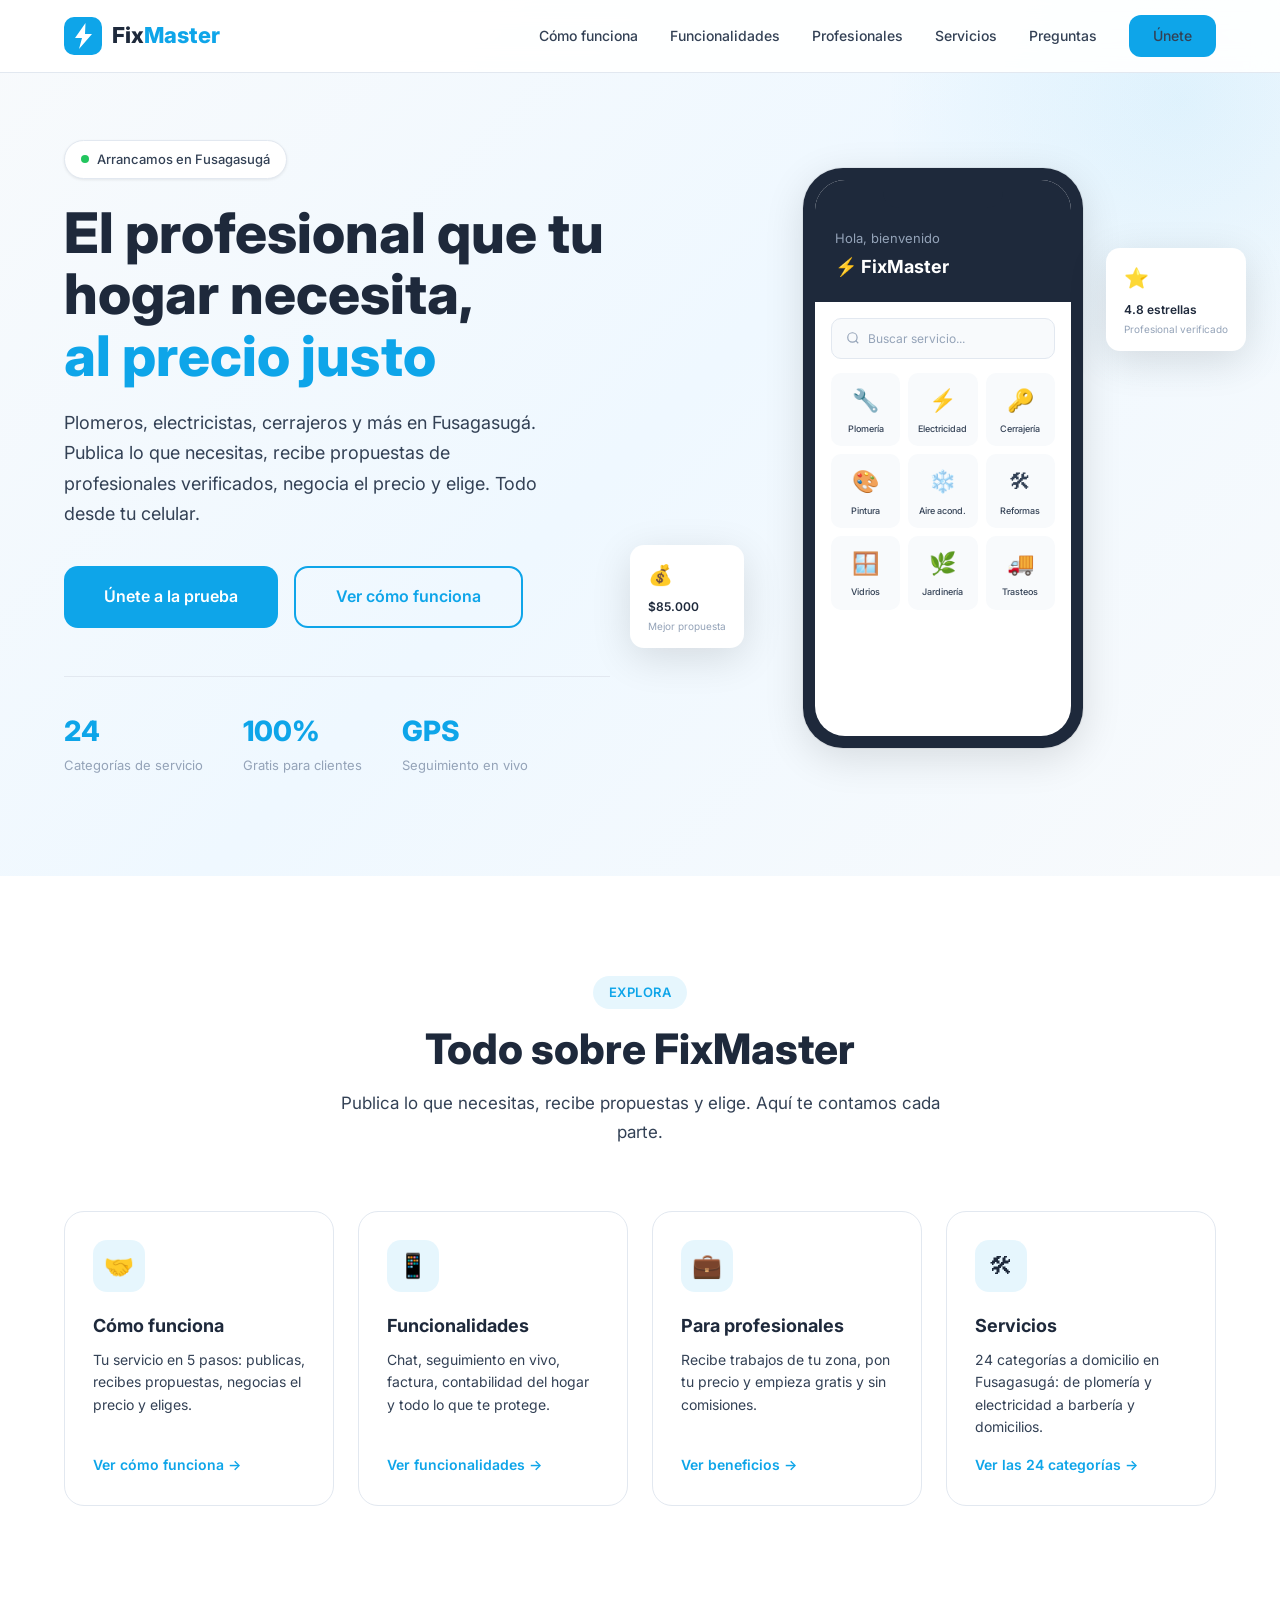
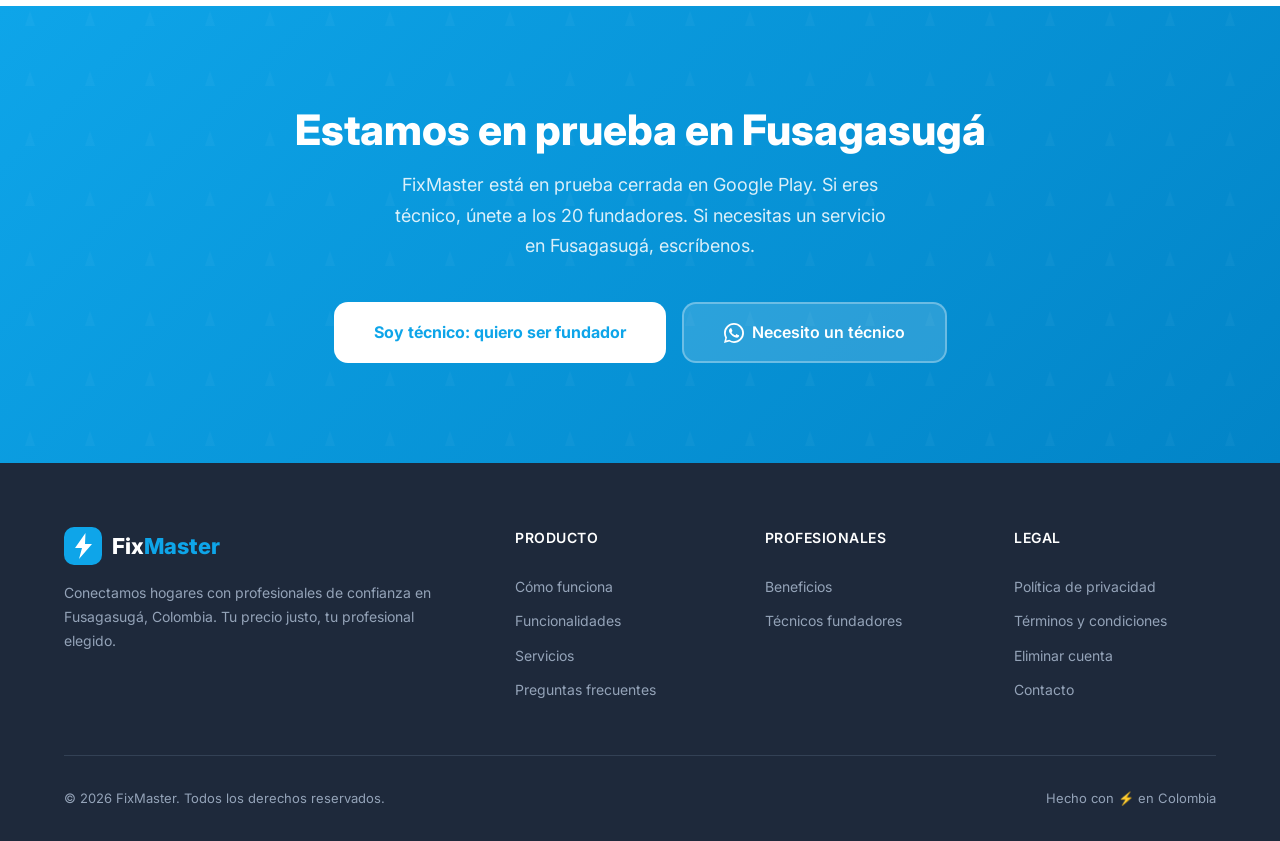
<file: index.html>
<!DOCTYPE html>
<html lang="es-CO">
<head>
  <meta charset="UTF-8">
  <meta name="viewport" content="width=device-width, initial-scale=1.0">

  <!-- SEO: lo que Google muestra en los resultados.
       Título hasta ~60 caracteres; descripción hasta ~155. -->
  <title>Plomeros, electricistas y técnicos en Fusagasugá | FixMaster</title>
  <meta name="description" content="Encuentra plomeros, electricistas, cerrajeros y otros técnicos en Fusagasugá. Recibe propuestas, negocia el precio y elige. App gratis para Android.">
  <link rel="canonical" href="https://fix-master.com.co/">
  <meta name="theme-color" content="#0EA5E9">

  <!-- Vista previa al compartir el enlace (WhatsApp, Facebook, X) -->
  <meta property="og:site_name" content="FixMaster">
  <meta property="og:title" content="FixMaster — Profesionales de confianza para tu hogar">
  <meta property="og:description" content="Publica lo que necesitas, recibe propuestas de profesionales verificados en Fusagasugá, negocia el precio y elige. Gratis para Android.">
  <meta property="og:type" content="website">
  <meta property="og:url" content="https://fix-master.com.co/">
  <meta property="og:locale" content="es_CO">
  <meta property="og:image" content="https://fix-master.com.co/og-image.jpg">
  <meta property="og:image:width" content="1200">
  <meta property="og:image:height" content="630">
  <meta property="og:image:alt" content="FixMaster: profesionales del hogar de confianza">
  <meta name="twitter:card" content="summary_large_image">

  <!-- Íconos como archivo: Google no usa los que van incrustados en el HTML -->
  <link rel="icon" href="/favicon.ico" sizes="32x32">
  <link rel="icon" href="/favicon.svg" type="image/svg+xml">
  <link rel="apple-touch-icon" href="/apple-touch-icon.png">

  <!-- Datos estructurados: le explican a Google qué es FixMaster -->
  <script type="application/ld+json">
  {
    "@context": "https://schema.org",
    "@graph": [
      {
        "@type": "Organization",
        "@id": "https://fix-master.com.co/#organizacion",
        "name": "FixMaster",
        "url": "https://fix-master.com.co/",
        "logo": "https://fix-master.com.co/icon-512.png",
        "email": "fixmasterappp@gmail.com",
        "areaServed": { "@type": "City", "name": "Fusagasugá" }
      },
      {
        "@type": "WebSite",
        "@id": "https://fix-master.com.co/#sitio",
        "name": "FixMaster",
        "url": "https://fix-master.com.co/",
        "inLanguage": "es-CO",
        "publisher": { "@id": "https://fix-master.com.co/#organizacion" }
      },
      {
        "@type": "MobileApplication",
        "@id": "https://fix-master.com.co/#app",
        "name": "FixMaster",
        "operatingSystem": "Android",
        "applicationCategory": "HomeApplication",
        "description": "App para encontrar plomeros, electricistas, cerrajeros y otros profesionales del hogar en Fusagasugá: recibes propuestas, negocias el precio y eliges.",
        "offers": { "@type": "Offer", "price": "0", "priceCurrency": "COP" },
        "publisher": { "@id": "https://fix-master.com.co/#organizacion" }
      }
    ]
  }
  </script>

  <link rel="preconnect" href="https://fonts.googleapis.com">
  <link rel="preconnect" href="https://fonts.gstatic.com" crossorigin>
  <link href="https://fonts.googleapis.com/css2?family=Inter:wght@400;500;600;700;800&display=swap" rel="stylesheet">
  <!-- Estilos compartidos. Al cambiar el CSS o el JS, sube el ?v= para que los navegadores no usen la copia vieja -->
  <link rel="stylesheet" href="css/estilos.css?v=20260911">
</head>
<body>

  <!-- ====== NAV (igual en todas las páginas: si cambias el menú, cámbialo en todas) ====== -->
  <nav id="navbar">
    <div class="container nav-inner">
      <a href="index.html" class="logo">
        <svg class="logo-icon" viewBox="0 0 38 38" fill="none" xmlns="http://www.w3.org/2000/svg" aria-hidden="true">
          <rect width="38" height="38" rx="10" fill="#0EA5E9"/>
          <path d="M21.5 6L11 21h7L15 32l13-15h-7z" fill="white"/>
        </svg>
        <span><span class="logo-fix">Fix</span><span class="logo-master">Master</span></span>
      </a>
      <div class="nav-links">
        <a href="como-funciona.html">Cómo funciona</a>
        <a href="funcionalidades.html">Funcionalidades</a>
        <a href="profesionales.html">Profesionales</a>
        <a href="servicios.html">Servicios</a>
        <a href="preguntas-frecuentes.html">Preguntas</a>
        <a href="#unete" class="btn btn-primary nav-cta">Únete</a>
      </div>
      <button class="hamburger" onclick="toggleMenu()" aria-label="Menú">
        <span></span>
        <span></span>
        <span></span>
      </button>
    </div>
    <div class="mobile-menu" id="mobileMenu">
      <a href="como-funciona.html">Cómo funciona</a>
      <a href="funcionalidades.html">Funcionalidades</a>
      <a href="profesionales.html">Profesionales</a>
      <a href="servicios.html">Servicios</a>
      <a href="preguntas-frecuentes.html">Preguntas frecuentes</a>
      <a href="#unete" onclick="closeMenu()">Únete a la prueba</a>
    </div>
  </nav>

  <!-- ====== HERO ====== -->
  <section class="hero" id="inicio">
    <div class="container">
      <div class="hero-grid">
        <div class="hero-content">
          <div class="hero-badge">
            <span class="hero-badge-dot"></span>
            Arrancamos en Fusagasugá
          </div>
          <h1>
            El profesional que tu hogar necesita,<br>
            <span class="accent">al precio justo</span>
          </h1>
          <p class="hero-desc">
            Plomeros, electricistas, cerrajeros y más en Fusagasugá. Publica lo que necesitas, recibe propuestas de profesionales verificados, negocia el precio y elige. Todo desde tu celular.
          </p>
          <div class="hero-buttons">
            <a href="#unete" class="btn btn-primary btn-lg">Únete a la prueba</a>
            <a href="como-funciona.html" class="btn btn-outline btn-lg">Ver cómo funciona</a>
          </div>
          <div class="hero-stats">
            <div>
              <div class="hero-stat-num">24</div>
              <div class="hero-stat-label">Categorías de servicio</div>
            </div>
            <div>
              <div class="hero-stat-num">100%</div>
              <div class="hero-stat-label">Gratis para clientes</div>
            </div>
            <div>
              <div class="hero-stat-num">GPS</div>
              <div class="hero-stat-label">Seguimiento en vivo</div>
            </div>
          </div>
        </div>

        <div class="hero-visual" aria-hidden="true">
          <div class="phone-mockup">
            <div class="phone-notch"></div>
            <div class="phone-screen">
              <div class="phone-header">
                <div class="phone-header-greeting">Hola, bienvenido</div>
                <div class="phone-header-title">&#9889; FixMaster</div>
              </div>
              <div class="phone-body">
                <div class="phone-search">
                  <svg width="14" height="14" viewBox="0 0 24 24" fill="none" stroke="#94A3B8" stroke-width="2"><circle cx="11" cy="11" r="8"/><path d="M21 21l-4.35-4.35"/></svg>
                  Buscar servicio...
                </div>
                <div class="phone-grid">
                  <div class="phone-cat"><div class="phone-cat-icon">&#128295;</div>Plomería</div>
                  <div class="phone-cat"><div class="phone-cat-icon">&#9889;</div>Electricidad</div>
                  <div class="phone-cat"><div class="phone-cat-icon">&#128273;</div>Cerrajería</div>
                  <div class="phone-cat"><div class="phone-cat-icon">&#127912;</div>Pintura</div>
                  <div class="phone-cat"><div class="phone-cat-icon">&#10052;&#65039;</div>Aire acond.</div>
                  <div class="phone-cat"><div class="phone-cat-icon">&#128736;</div>Reformas</div>
                  <div class="phone-cat"><div class="phone-cat-icon">&#129695;</div>Vidrios</div>
                  <div class="phone-cat"><div class="phone-cat-icon">&#127807;</div>Jardinería</div>
                  <div class="phone-cat"><div class="phone-cat-icon">&#128666;</div>Trasteos</div>
                </div>
              </div>
            </div>
          </div>

          <div class="floating-card floating-card-1">
            <div class="floating-card-icon">&#11088;</div>
            <div class="floating-card-text">4.8 estrellas</div>
            <div class="floating-card-sub">Profesional verificado</div>
          </div>

          <div class="floating-card floating-card-2">
            <div class="floating-card-icon">&#128176;</div>
            <div class="floating-card-text">$85.000</div>
            <div class="floating-card-sub">Mejor propuesta</div>
          </div>
        </div>
      </div>
    </div>
  </section>

  <!-- ====== EXPLORA: una tarjeta por página ====== -->
  <section class="how-it-works">
    <div class="container">
      <div class="section-header reveal">
        <span class="section-label">Explora</span>
        <h2 class="section-title">Todo sobre FixMaster</h2>
        <p class="section-subtitle">Publica lo que necesitas, recibe propuestas y elige. Aquí te contamos cada parte.</p>
      </div>
      <div class="explora-grid">
        <a href="como-funciona.html" class="explora-card reveal">
          <div class="feature-icon" aria-hidden="true">&#129309;</div>
          <h3 class="explora-titulo">Cómo funciona</h3>
          <p class="explora-desc">Tu servicio en 5 pasos: publicas, recibes propuestas, negocias el precio y eliges.</p>
          <span class="explora-mas">Ver cómo funciona &rarr;</span>
        </a>
        <a href="funcionalidades.html" class="explora-card reveal">
          <div class="feature-icon" aria-hidden="true">&#128241;</div>
          <h3 class="explora-titulo">Funcionalidades</h3>
          <p class="explora-desc">Chat, seguimiento en vivo, factura, contabilidad del hogar y todo lo que te protege.</p>
          <span class="explora-mas">Ver funcionalidades &rarr;</span>
        </a>
        <a href="profesionales.html" class="explora-card reveal">
          <div class="feature-icon" aria-hidden="true">&#128188;</div>
          <h3 class="explora-titulo">Para profesionales</h3>
          <p class="explora-desc">Recibe trabajos de tu zona, pon tu precio y empieza gratis y sin comisiones.</p>
          <span class="explora-mas">Ver beneficios &rarr;</span>
        </a>
        <a href="servicios.html" class="explora-card reveal">
          <div class="feature-icon" aria-hidden="true">&#128736;</div>
          <h3 class="explora-titulo">Servicios</h3>
          <p class="explora-desc">24 categorías a domicilio en Fusagasugá: de plomería y electricidad a barbería y domicilios.</p>
          <span class="explora-mas">Ver las 24 categorías &rarr;</span>
        </a>
      </div>
    </div>
  </section>

  <!-- ====== ÚNETE (igual en todas las páginas) ====== -->
  <section class="cta-section" id="unete">
    <div class="container">
      <div class="reveal">
        <h2 class="section-title">Estamos en prueba en Fusagasugá</h2>
        <p class="cta-desc">
          FixMaster está en prueba cerrada en Google Play. Si eres técnico, únete a los 20 fundadores. Si necesitas un servicio en Fusagasugá, escríbenos.
        </p>
        <div class="cta-buttons">
          <a href="fundadores.html" class="btn btn-white btn-lg">Soy técnico: quiero ser fundador</a>
          <a href="https://wa.me/573018978892?text=Hola%2C%20necesito%20un%20t%C3%A9cnico%20en%20Fusagasug%C3%A1" target="_blank" rel="noopener" class="btn btn-ghost btn-lg">
            <img src="img/whatsapp.svg" alt="" width="20" height="20">
            Necesito un técnico
          </a>
        </div>
      </div>
    </div>
  </section>

  <!-- ====== FOOTER (igual en todas las páginas) ====== -->
  <footer>
    <div class="container">
      <div class="footer-grid">
        <div class="footer-brand">
          <div class="logo">
            <svg class="logo-icon" viewBox="0 0 38 38" fill="none" xmlns="http://www.w3.org/2000/svg" width="32" height="32" aria-hidden="true">
              <rect width="38" height="38" rx="10" fill="#0EA5E9"/>
              <path d="M21.5 6L11 21h7L15 32l13-15h-7z" fill="white"/>
            </svg>
            <span><span class="logo-fix">Fix</span><span class="logo-master">Master</span></span>
          </div>
          <p class="footer-desc">
            Conectamos hogares con profesionales de confianza en Fusagasugá, Colombia. Tu precio justo, tu profesional elegido.
          </p>
        </div>

        <div class="footer-col">
          <h4>Producto</h4>
          <a href="como-funciona.html">Cómo funciona</a>
          <a href="funcionalidades.html">Funcionalidades</a>
          <a href="servicios.html">Servicios</a>
          <a href="preguntas-frecuentes.html">Preguntas frecuentes</a>
        </div>

        <div class="footer-col">
          <h4>Profesionales</h4>
          <a href="profesionales.html">Beneficios</a>
          <a href="fundadores.html">Técnicos fundadores</a>
        </div>

        <div class="footer-col">
          <h4>Legal</h4>
          <a href="privacidad.html">Política de privacidad</a>
          <a href="terminos.html">Términos y condiciones</a>
          <a href="eliminar-cuenta.html">Eliminar cuenta</a>
          <a href="mailto:fixmasterappp@gmail.com">Contacto</a>
        </div>
      </div>

      <div class="footer-bottom">
        <span>&copy; 2026 FixMaster. Todos los derechos reservados.</span>
        <span>Hecho con &#9889; en Colombia</span>
      </div>
    </div>
  </footer>

  <script src="js/sitio.js?v=20260911"></script>
</body>
</html>
</file>
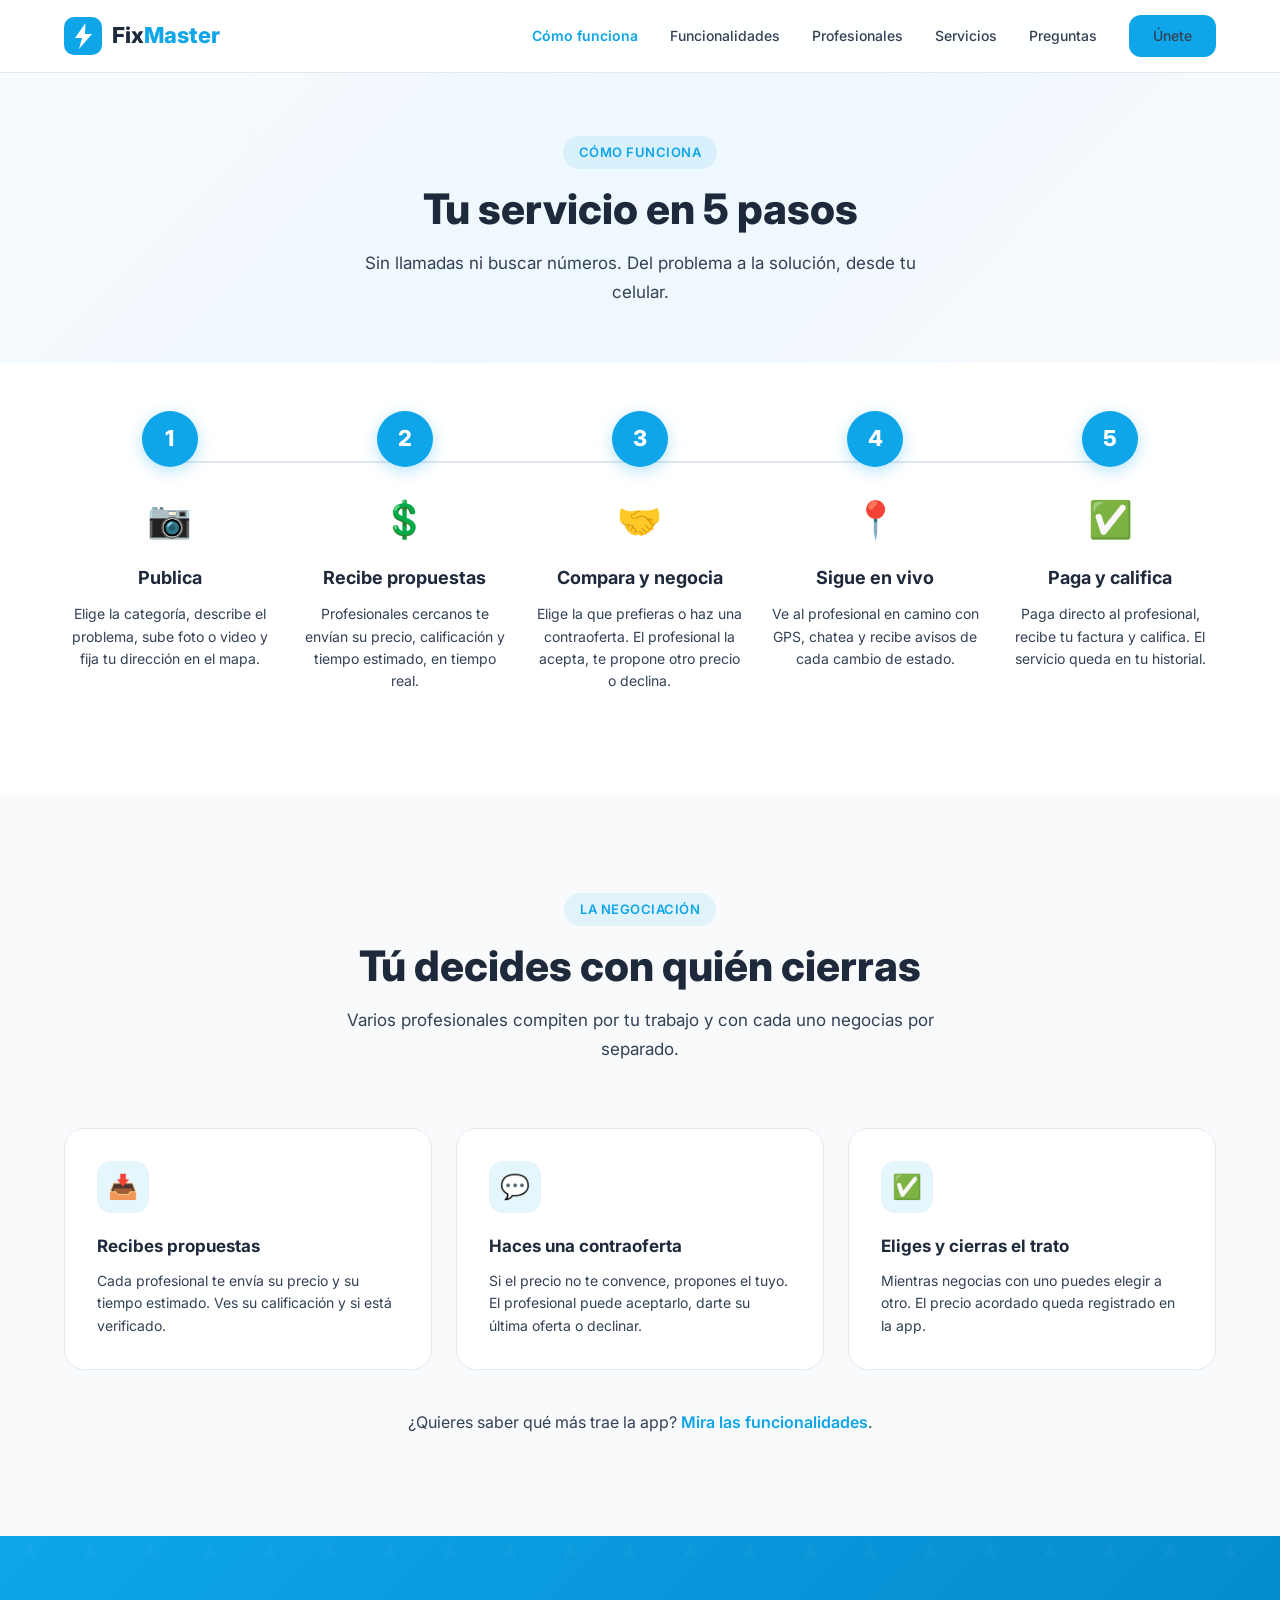
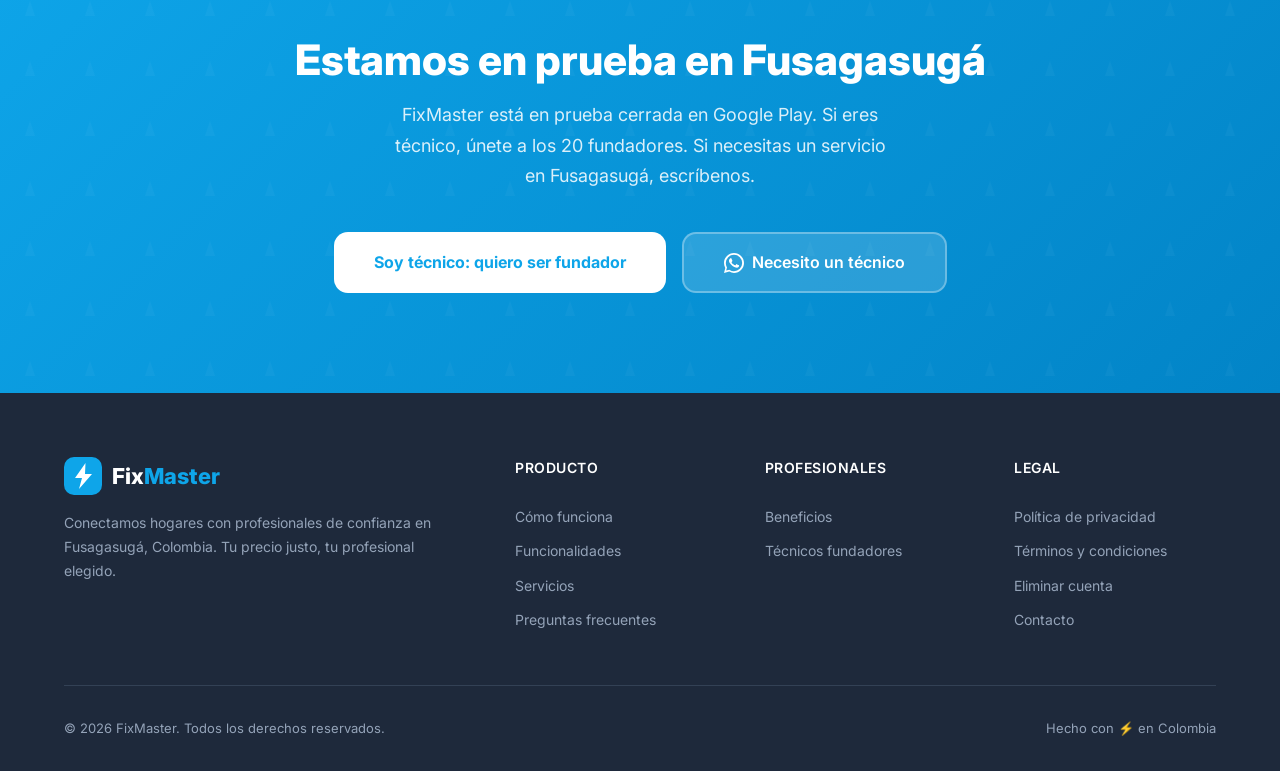
<file: como-funciona.html>
<!DOCTYPE html>
<html lang="es-CO">
<head>
  <meta charset="UTF-8">
  <meta name="viewport" content="width=device-width, initial-scale=1.0">
  <title>Cómo pedir un técnico y negociar el precio | FixMaster</title>
  <meta name="description" content="Así funciona FixMaster en Fusagasugá: publicas lo que necesitas, recibes propuestas de profesionales verificados, negocias el precio y eliges.">
  <link rel="canonical" href="https://fix-master.com.co/como-funciona.html">
  <meta name="theme-color" content="#0EA5E9">

  <!-- Vista previa al compartir el enlace -->
  <meta property="og:site_name" content="FixMaster">
  <meta property="og:title" content="Cómo funciona FixMaster">
  <meta property="og:description" content="Así funciona FixMaster en Fusagasugá: publicas lo que necesitas, recibes propuestas de profesionales verificados, negocias el precio y eliges.">
  <meta property="og:type" content="website">
  <meta property="og:url" content="https://fix-master.com.co/como-funciona.html">
  <meta property="og:locale" content="es_CO">
  <meta property="og:image" content="https://fix-master.com.co/og-image.jpg">
  <meta property="og:image:width" content="1200">
  <meta property="og:image:height" content="630">
  <meta property="og:image:alt" content="FixMaster: profesionales del hogar de confianza">
  <meta name="twitter:card" content="summary_large_image">

  <link rel="icon" href="/favicon.ico" sizes="32x32">
  <link rel="icon" href="/favicon.svg" type="image/svg+xml">
  <link rel="apple-touch-icon" href="/apple-touch-icon.png">

  <link rel="preconnect" href="https://fonts.googleapis.com">
  <link rel="preconnect" href="https://fonts.gstatic.com" crossorigin>
  <link href="https://fonts.googleapis.com/css2?family=Inter:wght@400;500;600;700;800&display=swap" rel="stylesheet">
  <link rel="stylesheet" href="css/estilos.css?v=20260911">
</head>
<body>

  <!-- ====== NAV (igual en todas las páginas: si cambias el menú, cámbialo en todas) ====== -->
  <nav id="navbar">
    <div class="container nav-inner">
      <a href="index.html" class="logo">
        <svg class="logo-icon" viewBox="0 0 38 38" fill="none" xmlns="http://www.w3.org/2000/svg" aria-hidden="true">
          <rect width="38" height="38" rx="10" fill="#0EA5E9"/>
          <path d="M21.5 6L11 21h7L15 32l13-15h-7z" fill="white"/>
        </svg>
        <span><span class="logo-fix">Fix</span><span class="logo-master">Master</span></span>
      </a>
      <div class="nav-links">
        <a href="como-funciona.html" aria-current="page">Cómo funciona</a>
        <a href="funcionalidades.html">Funcionalidades</a>
        <a href="profesionales.html">Profesionales</a>
        <a href="servicios.html">Servicios</a>
        <a href="preguntas-frecuentes.html">Preguntas</a>
        <a href="#unete" class="btn btn-primary nav-cta">Únete</a>
      </div>
      <button class="hamburger" onclick="toggleMenu()" aria-label="Menú">
        <span></span>
        <span></span>
        <span></span>
      </button>
    </div>
    <div class="mobile-menu" id="mobileMenu">
      <a href="como-funciona.html" aria-current="page">Cómo funciona</a>
      <a href="funcionalidades.html">Funcionalidades</a>
      <a href="profesionales.html">Profesionales</a>
      <a href="servicios.html">Servicios</a>
      <a href="preguntas-frecuentes.html">Preguntas frecuentes</a>
      <a href="#unete" onclick="closeMenu()">Únete a la prueba</a>
    </div>
  </nav>

  <!-- ====== ENCABEZADO ====== -->
  <header class="page-hero">
    <div class="container">
      <span class="section-label">Cómo funciona</span>
      <h1 class="section-title">Tu servicio en 5 pasos</h1>
      <p class="section-subtitle">Sin llamadas ni buscar números. Del problema a la solución, desde tu celular.</p>
    </div>
  </header>

  <!-- ====== PASOS ====== -->
  <section class="how-it-works">
    <div class="container">
      <div class="steps-grid">
        <div class="step-card reveal">
          <div class="step-number">1</div>
          <div class="step-icon" aria-hidden="true">&#128247;</div>
          <h3 class="step-title">Publica</h3>
          <p class="step-desc">Elige la categoría, describe el problema, sube foto o video y fija tu dirección en el mapa.</p>
        </div>
        <div class="step-card reveal">
          <div class="step-number">2</div>
          <div class="step-icon" aria-hidden="true">&#128178;</div>
          <h3 class="step-title">Recibe propuestas</h3>
          <p class="step-desc">Profesionales cercanos te envían su precio, calificación y tiempo estimado, en tiempo real.</p>
        </div>
        <div class="step-card reveal">
          <div class="step-number">3</div>
          <div class="step-icon" aria-hidden="true">&#129309;</div>
          <h3 class="step-title">Compara y negocia</h3>
          <p class="step-desc">Elige la que prefieras o haz una contraoferta. El profesional la acepta, te propone otro precio o declina.</p>
        </div>
        <div class="step-card reveal">
          <div class="step-number">4</div>
          <div class="step-icon" aria-hidden="true">&#128205;</div>
          <h3 class="step-title">Sigue en vivo</h3>
          <p class="step-desc">Ve al profesional en camino con GPS, chatea y recibe avisos de cada cambio de estado.</p>
        </div>
        <div class="step-card reveal">
          <div class="step-number">5</div>
          <div class="step-icon" aria-hidden="true">&#9989;</div>
          <h3 class="step-title">Paga y califica</h3>
          <p class="step-desc">Paga directo al profesional, recibe tu factura y califica. El servicio queda en tu historial.</p>
        </div>
      </div>
    </div>
  </section>

  <!-- ====== NEGOCIACIÓN ====== -->
  <section>
    <div class="container">
      <div class="section-header reveal">
        <span class="section-label">La negociación</span>
        <h2 class="section-title">Tú decides con quién cierras</h2>
        <p class="section-subtitle">Varios profesionales compiten por tu trabajo y con cada uno negocias por separado.</p>
      </div>
      <div class="negociacion-grid">
        <div class="feature-card reveal">
          <div class="feature-icon" aria-hidden="true">&#128229;</div>
          <h3 class="feature-title">Recibes propuestas</h3>
          <p class="feature-desc">Cada profesional te envía su precio y su tiempo estimado. Ves su calificación y si está verificado.</p>
        </div>
        <div class="feature-card reveal">
          <div class="feature-icon" aria-hidden="true">&#128172;</div>
          <h3 class="feature-title">Haces una contraoferta</h3>
          <p class="feature-desc">Si el precio no te convence, propones el tuyo. El profesional puede aceptarlo, darte su última oferta o declinar.</p>
        </div>
        <div class="feature-card reveal">
          <div class="feature-icon" aria-hidden="true">&#9989;</div>
          <h3 class="feature-title">Eliges y cierras el trato</h3>
          <p class="feature-desc">Mientras negocias con uno puedes elegir a otro. El precio acordado queda registrado en la app.</p>
        </div>
      </div>
      <p class="nota-centro">¿Quieres saber qué más trae la app? <a href="funcionalidades.html">Mira las funcionalidades</a>.</p>
    </div>
  </section>

  <!-- ====== ÚNETE (igual en todas las páginas) ====== -->
  <section class="cta-section" id="unete">
    <div class="container">
      <div class="reveal">
        <h2 class="section-title">Estamos en prueba en Fusagasugá</h2>
        <p class="cta-desc">
          FixMaster está en prueba cerrada en Google Play. Si eres técnico, únete a los 20 fundadores. Si necesitas un servicio en Fusagasugá, escríbenos.
        </p>
        <div class="cta-buttons">
          <a href="fundadores.html" class="btn btn-white btn-lg">Soy técnico: quiero ser fundador</a>
          <a href="https://wa.me/573018978892?text=Hola%2C%20necesito%20un%20t%C3%A9cnico%20en%20Fusagasug%C3%A1" target="_blank" rel="noopener" class="btn btn-ghost btn-lg">
            <img src="img/whatsapp.svg" alt="" width="20" height="20">
            Necesito un técnico
          </a>
        </div>
      </div>
    </div>
  </section>

  <!-- ====== FOOTER (igual en todas las páginas) ====== -->
  <footer>
    <div class="container">
      <div class="footer-grid">
        <div class="footer-brand">
          <div class="logo">
            <svg class="logo-icon" viewBox="0 0 38 38" fill="none" xmlns="http://www.w3.org/2000/svg" width="32" height="32" aria-hidden="true">
              <rect width="38" height="38" rx="10" fill="#0EA5E9"/>
              <path d="M21.5 6L11 21h7L15 32l13-15h-7z" fill="white"/>
            </svg>
            <span><span class="logo-fix">Fix</span><span class="logo-master">Master</span></span>
          </div>
          <p class="footer-desc">
            Conectamos hogares con profesionales de confianza en Fusagasugá, Colombia. Tu precio justo, tu profesional elegido.
          </p>
        </div>

        <div class="footer-col">
          <h4>Producto</h4>
          <a href="como-funciona.html">Cómo funciona</a>
          <a href="funcionalidades.html">Funcionalidades</a>
          <a href="servicios.html">Servicios</a>
          <a href="preguntas-frecuentes.html">Preguntas frecuentes</a>
        </div>

        <div class="footer-col">
          <h4>Profesionales</h4>
          <a href="profesionales.html">Beneficios</a>
          <a href="fundadores.html">Técnicos fundadores</a>
        </div>

        <div class="footer-col">
          <h4>Legal</h4>
          <a href="privacidad.html">Política de privacidad</a>
          <a href="terminos.html">Términos y condiciones</a>
          <a href="eliminar-cuenta.html">Eliminar cuenta</a>
          <a href="mailto:fixmasterappp@gmail.com">Contacto</a>
        </div>
      </div>

      <div class="footer-bottom">
        <span>&copy; 2026 FixMaster. Todos los derechos reservados.</span>
        <span>Hecho con &#9889; en Colombia</span>
      </div>
    </div>
  </footer>

  <script src="js/sitio.js?v=20260911"></script>
</body>
</html>
</file>
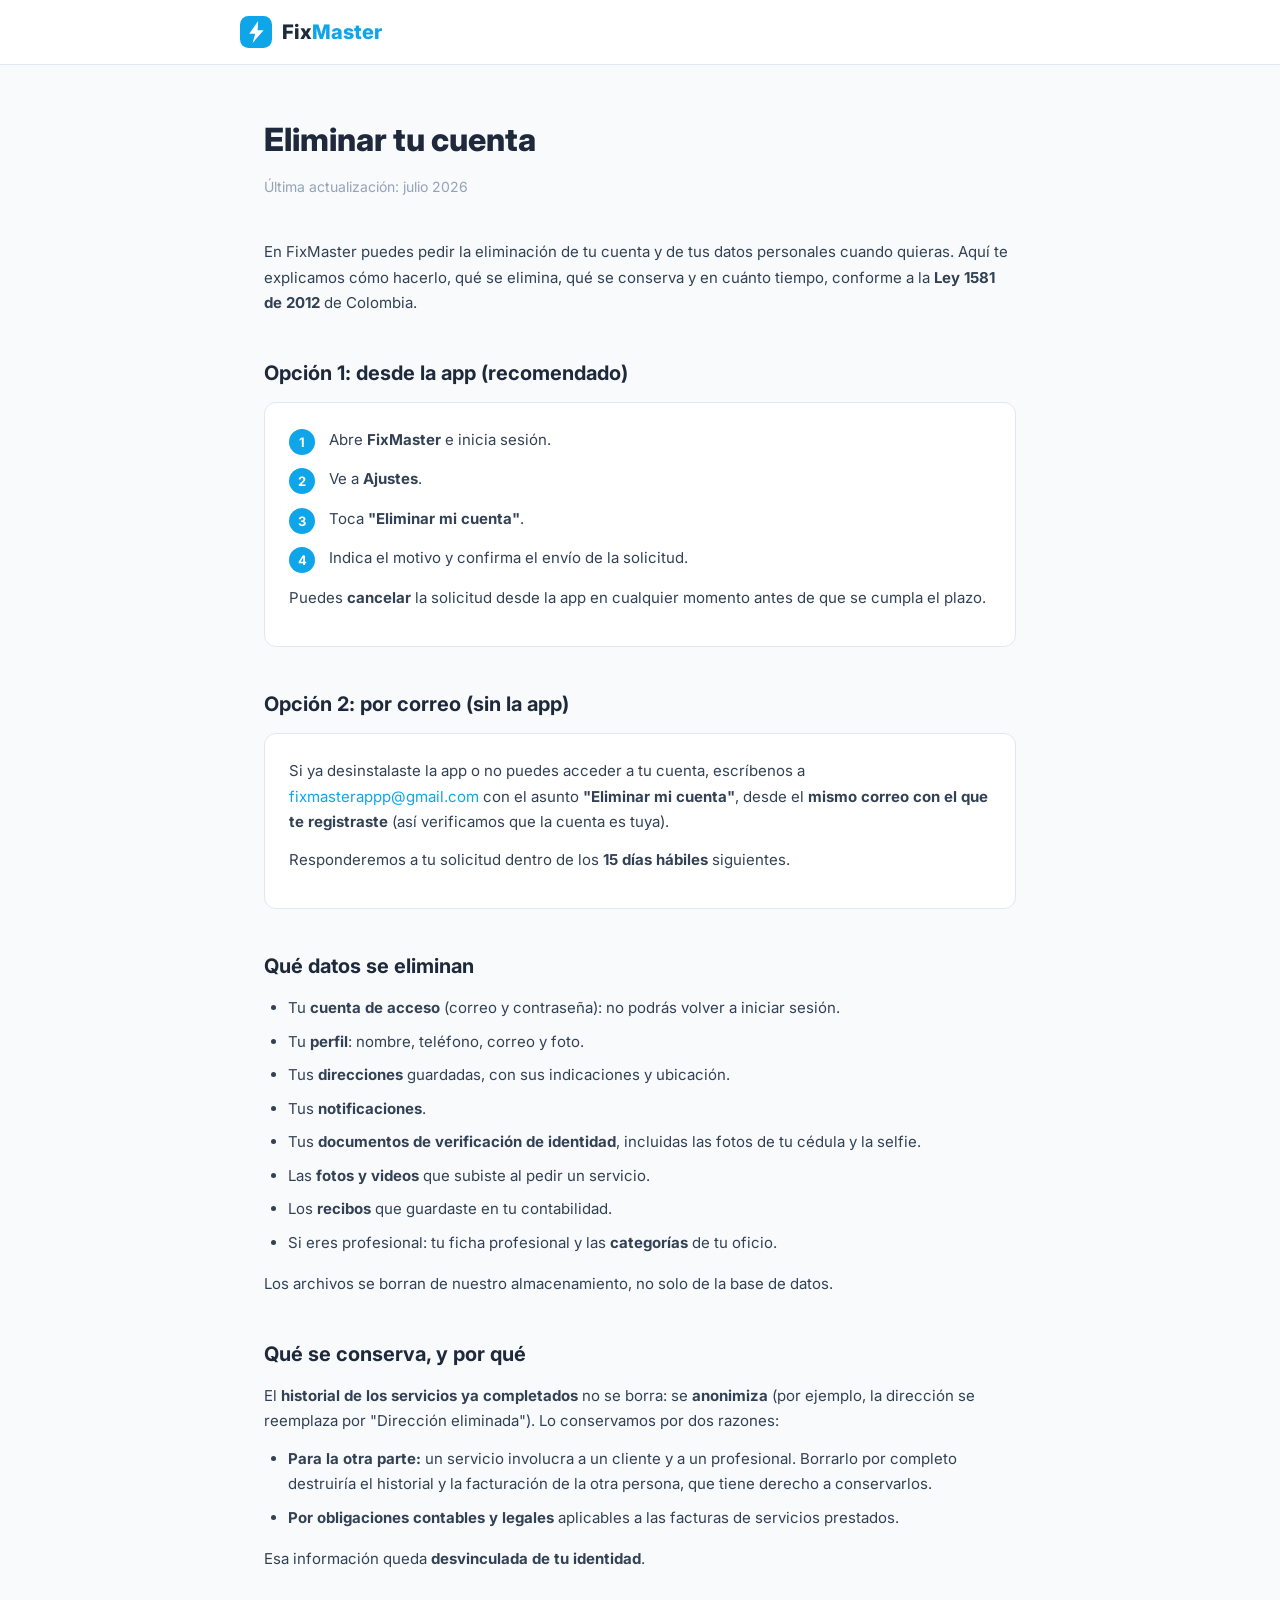
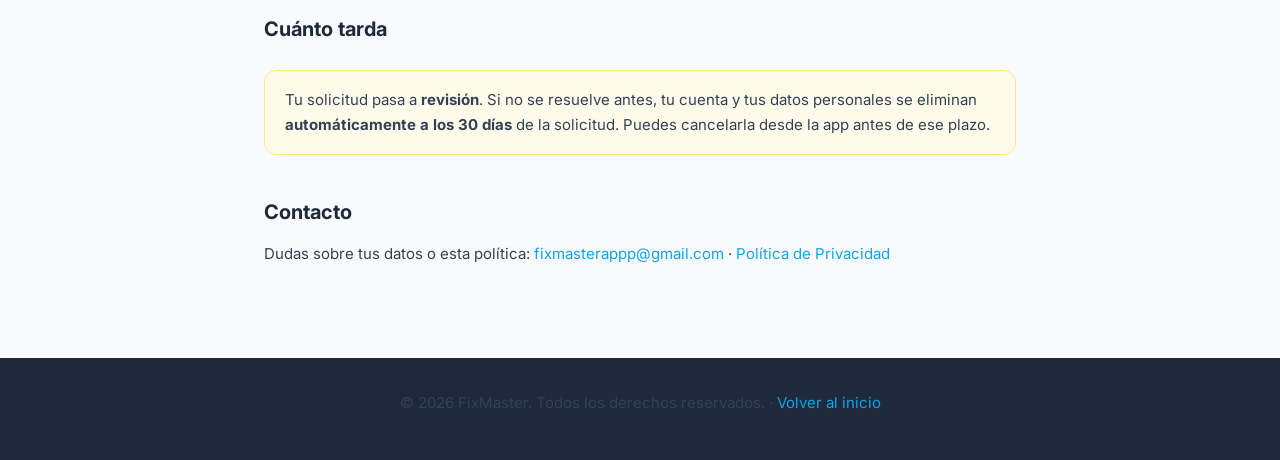
<file: eliminar-cuenta.html>
<!DOCTYPE html>
<html lang="es-CO">
<head>
  <meta charset="UTF-8">
  <meta name="viewport" content="width=device-width, initial-scale=1.0">
  <title>Eliminar tu cuenta — FixMaster</title>
  <meta name="description" content="Cómo solicitar la eliminación de tu cuenta de FixMaster y qué datos se eliminan o se conservan.">
  <link rel="canonical" href="https://fix-master.com.co/eliminar-cuenta.html">
  <meta name="theme-color" content="#0EA5E9">
  <link rel="icon" href="/favicon.ico" sizes="32x32">
  <link rel="icon" href="/favicon.svg" type="image/svg+xml">
  <link rel="apple-touch-icon" href="/apple-touch-icon.png">
  <link rel="preconnect" href="https://fonts.googleapis.com">
  <link rel="preconnect" href="https://fonts.gstatic.com" crossorigin>
  <link href="https://fonts.googleapis.com/css2?family=Inter:wght@400;500;600;700;800&display=swap" rel="stylesheet">
  <style>
    *, *::before, *::after { box-sizing: border-box; margin: 0; padding: 0; }
    :root {
      --primary: #0EA5E9;
      --dark: #1E293B;
      --surface: #334155;
      --bg: #F8FAFC;
      --border: #E2E8F0;
      --muted: #94A3B8;
      --white: #FFFFFF;
    }
    html { scroll-behavior: smooth; }
    body {
      font-family: 'Inter', -apple-system, BlinkMacSystemFont, 'Segoe UI', sans-serif;
      color: var(--dark);
      background: var(--bg);
      line-height: 1.7;
      -webkit-font-smoothing: antialiased;
    }
    a { color: var(--primary); text-decoration: none; }
    a:hover { text-decoration: underline; }

    nav {
      background: var(--white);
      border-bottom: 1px solid var(--border);
      padding: 0 24px;
    }
    .nav-inner {
      max-width: 800px;
      margin: 0 auto;
      display: flex;
      align-items: center;
      height: 64px;
    }
    .logo {
      display: flex;
      align-items: center;
      gap: 10px;
      font-size: 20px;
      font-weight: 800;
      text-decoration: none;
      color: inherit;
    }
    .logo-icon { width: 32px; height: 32px; }
    .logo-fix { color: var(--dark); }
    .logo-master { color: var(--primary); }

    main {
      max-width: 800px;
      margin: 0 auto;
      padding: 48px 24px 80px;
    }
    h1 {
      font-size: 32px;
      font-weight: 800;
      margin-bottom: 8px;
    }
    .updated {
      font-size: 14px;
      color: var(--muted);
      margin-bottom: 40px;
    }
    h2 {
      font-size: 20px;
      font-weight: 700;
      margin-top: 40px;
      margin-bottom: 12px;
      color: var(--dark);
    }
    p, li {
      font-size: 15px;
      color: var(--surface);
      margin-bottom: 12px;
    }
    ul {
      padding-left: 24px;
      margin-bottom: 16px;
    }
    li { margin-bottom: 8px; list-style: disc; }

    .pasos {
      counter-reset: paso;
      padding-left: 0;
      list-style: none;
    }
    .pasos li {
      list-style: none;
      counter-increment: paso;
      position: relative;
      padding-left: 40px;
      margin-bottom: 14px;
    }
    .pasos li::before {
      content: counter(paso);
      position: absolute;
      left: 0;
      top: 2px;
      width: 26px;
      height: 26px;
      border-radius: 50%;
      background: var(--primary);
      color: var(--white);
      font-size: 13px;
      font-weight: 700;
      display: flex;
      align-items: center;
      justify-content: center;
    }

    .card {
      background: var(--white);
      border: 1px solid var(--border);
      border-radius: 12px;
      padding: 24px;
      margin-bottom: 16px;
    }
    .aviso {
      background: #FFFBEB;
      border: 1px solid #FDE68A;
      border-radius: 12px;
      padding: 16px 20px;
      margin: 24px 0;
    }
    .aviso p:last-child { margin-bottom: 0; }

    footer {
      background: var(--dark);
      color: var(--muted);
      text-align: center;
      padding: 32px 24px;
      font-size: 13px;
    }
    footer a { color: var(--primary); }
  </style>
</head>
<body>
  <nav>
    <div class="nav-inner">
      <a href="index.html" class="logo">
        <svg class="logo-icon" viewBox="0 0 38 38" fill="none" xmlns="http://www.w3.org/2000/svg">
          <rect width="38" height="38" rx="10" fill="#0EA5E9"/>
          <path d="M21.5 6L11 21h7L15 32l13-15h-7z" fill="white"/>
        </svg>
        <span><span class="logo-fix">Fix</span><span class="logo-master">Master</span></span>
      </a>
    </div>
  </nav>

  <main>
    <h1>Eliminar tu cuenta</h1>
    <p class="updated">Última actualización: julio 2026</p>

    <p>
      En FixMaster puedes pedir la eliminación de tu cuenta y de tus datos personales
      cuando quieras. Aquí te explicamos cómo hacerlo, qué se elimina, qué se conserva
      y en cuánto tiempo, conforme a la <strong>Ley 1581 de 2012</strong> de Colombia.
    </p>

    <h2>Opción 1: desde la app (recomendado)</h2>
    <div class="card">
      <ol class="pasos">
        <li>Abre <strong>FixMaster</strong> e inicia sesión.</li>
        <li>Ve a <strong>Ajustes</strong>.</li>
        <li>Toca <strong>"Eliminar mi cuenta"</strong>.</li>
        <li>Indica el motivo y confirma el envío de la solicitud.</li>
      </ol>
      <p>
        Puedes <strong>cancelar</strong> la solicitud desde la app en cualquier momento
        antes de que se cumpla el plazo.
      </p>
    </div>

    <h2>Opción 2: por correo (sin la app)</h2>
    <div class="card">
      <p>
        Si ya desinstalaste la app o no puedes acceder a tu cuenta, escríbenos a
        <a href="mailto:fixmasterappp@gmail.com?subject=Eliminar%20mi%20cuenta%20FixMaster">fixmasterappp@gmail.com</a>
        con el asunto <strong>"Eliminar mi cuenta"</strong>, desde el
        <strong>mismo correo con el que te registraste</strong> (así verificamos que
        la cuenta es tuya).
      </p>
      <p>Responderemos a tu solicitud dentro de los <strong>15 días hábiles</strong> siguientes.</p>
    </div>

    <h2>Qué datos se eliminan</h2>
    <ul>
      <li>Tu <strong>cuenta de acceso</strong> (correo y contraseña): no podrás volver a iniciar sesión.</li>
      <li>Tu <strong>perfil</strong>: nombre, teléfono, correo y foto.</li>
      <li>Tus <strong>direcciones</strong> guardadas, con sus indicaciones y ubicación.</li>
      <li>Tus <strong>notificaciones</strong>.</li>
      <li>
        Tus <strong>documentos de verificación de identidad</strong>, incluidas las
        fotos de tu cédula y la selfie.
      </li>
      <li>Las <strong>fotos y videos</strong> que subiste al pedir un servicio.</li>
      <li>Los <strong>recibos</strong> que guardaste en tu contabilidad.</li>
      <li>Si eres profesional: tu ficha profesional y las <strong>categorías</strong> de tu oficio.</li>
    </ul>
    <p>
      Los archivos se borran de nuestro almacenamiento, no solo de la base de datos.
    </p>

    <h2>Qué se conserva, y por qué</h2>
    <p>
      El <strong>historial de los servicios ya completados</strong> no se borra: se
      <strong>anonimiza</strong> (por ejemplo, la dirección se reemplaza por "Dirección
      eliminada"). Lo conservamos por dos razones:
    </p>
    <ul>
      <li>
        <strong>Para la otra parte:</strong> un servicio involucra a un cliente y a un
        profesional. Borrarlo por completo destruiría el historial y la facturación de
        la otra persona, que tiene derecho a conservarlos.
      </li>
      <li>
        <strong>Por obligaciones contables y legales</strong> aplicables a las facturas
        de servicios prestados.
      </li>
    </ul>
    <p>Esa información queda <strong>desvinculada de tu identidad</strong>.</p>

    <h2>Cuánto tarda</h2>
    <div class="aviso">
      <p>
        Tu solicitud pasa a <strong>revisión</strong>. Si no se resuelve antes, tu cuenta
        y tus datos personales se eliminan <strong>automáticamente a los 30 días</strong>
        de la solicitud. Puedes cancelarla desde la app antes de ese plazo.
      </p>
    </div>

    <h2>Contacto</h2>
    <p>
      Dudas sobre tus datos o esta política:
      <a href="mailto:fixmasterappp@gmail.com">fixmasterappp@gmail.com</a> &middot;
      <a href="privacidad.html">Política de Privacidad</a>
    </p>
  </main>

  <footer>
    <p>&copy; 2026 FixMaster. Todos los derechos reservados. &middot; <a href="index.html">Volver al inicio</a></p>
  </footer>
</body>
</html>
</file>
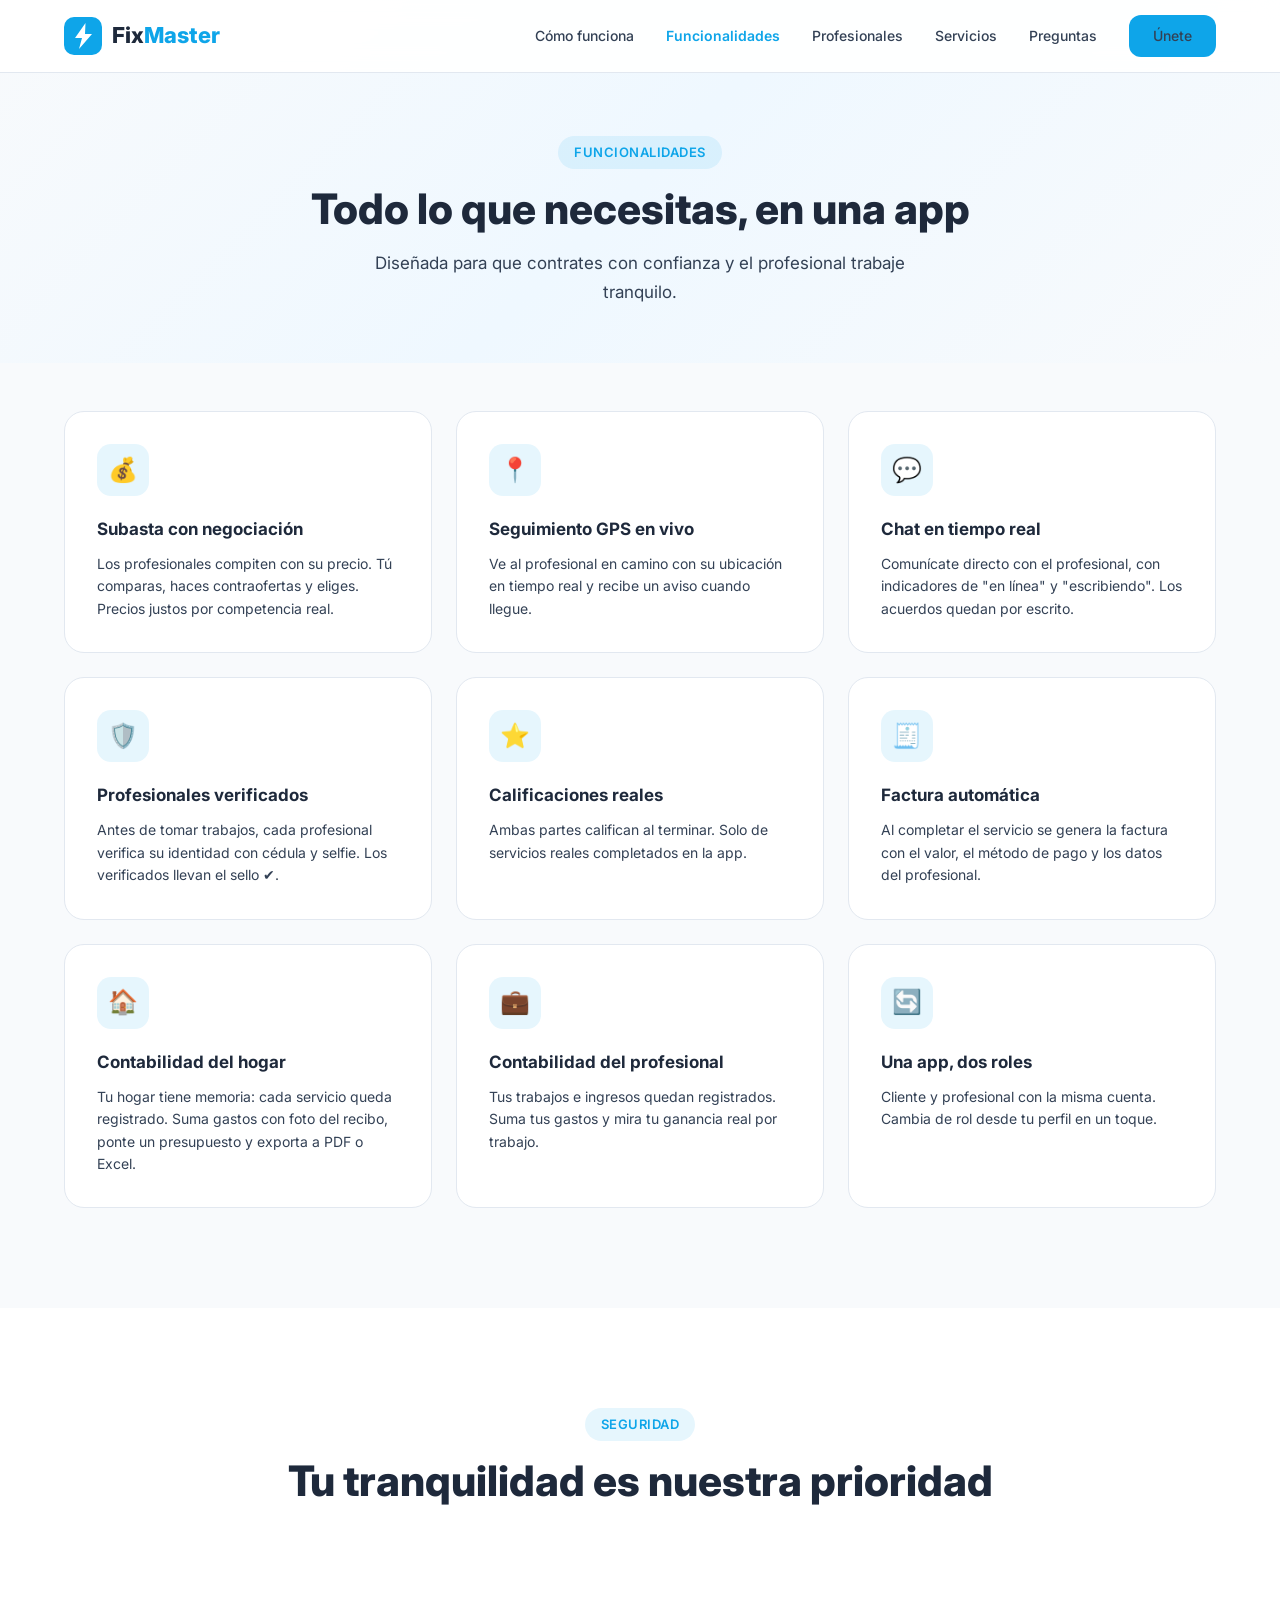
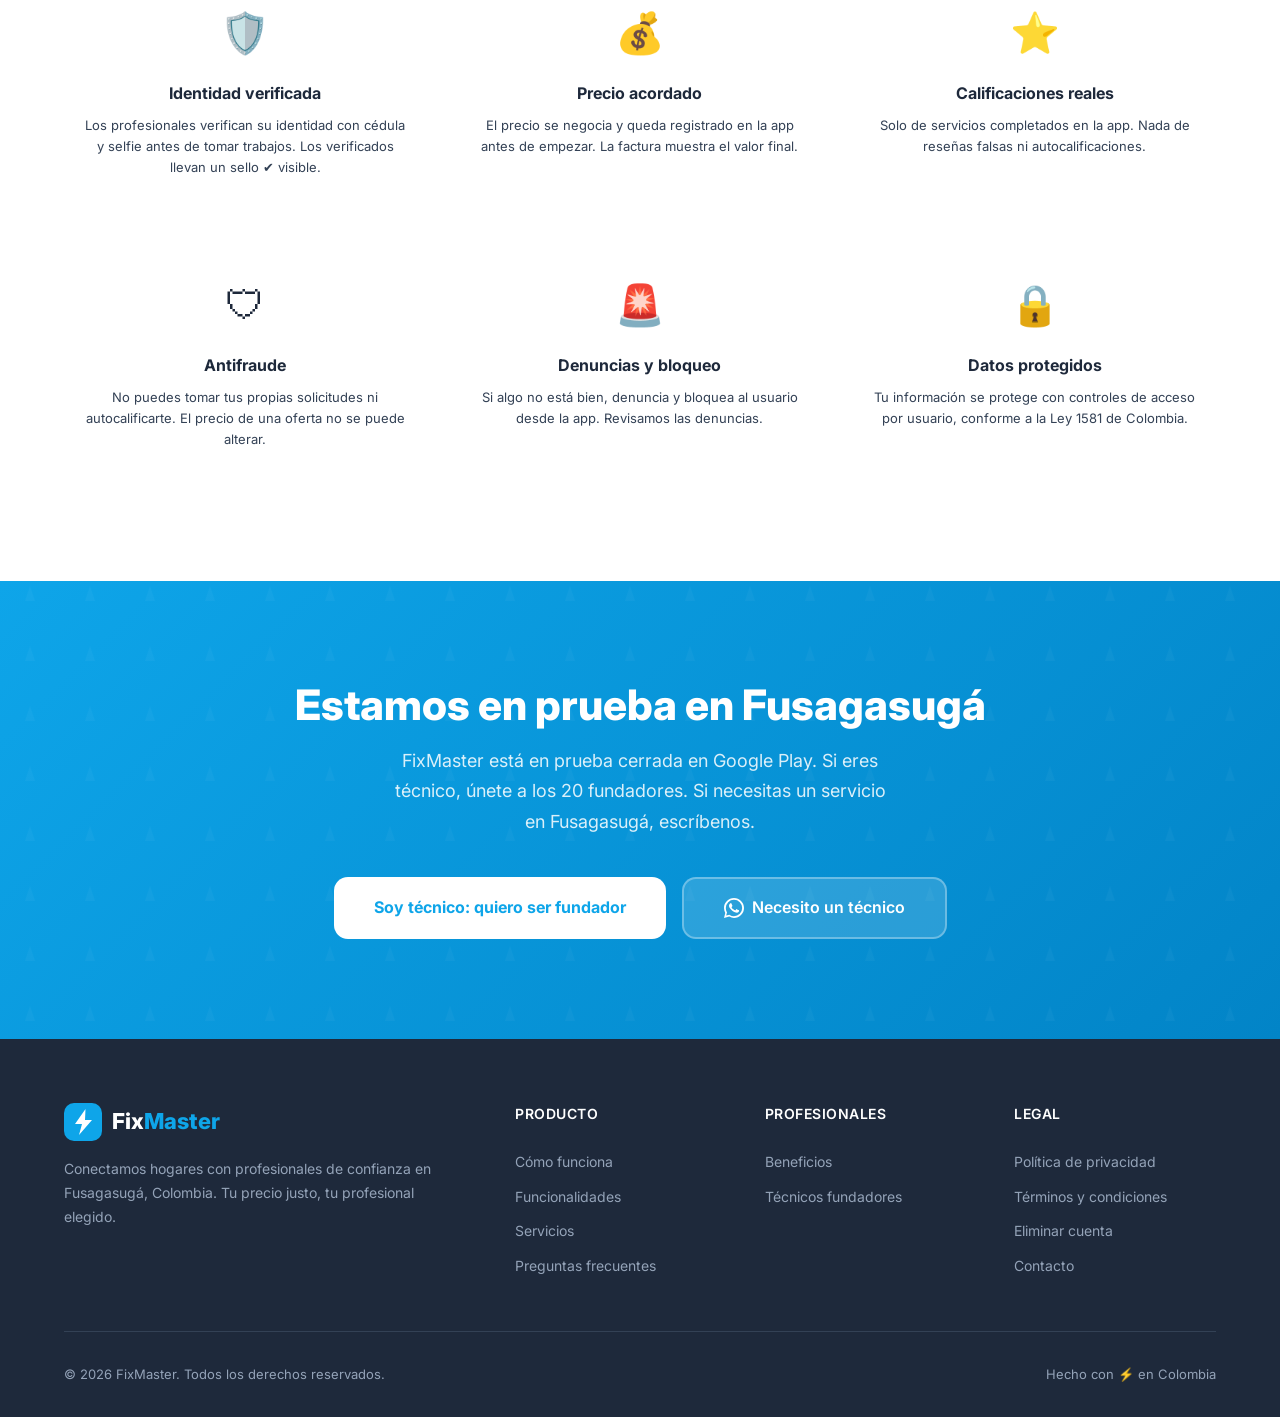
<file: funcionalidades.html>
<!DOCTYPE html>
<html lang="es-CO">
<head>
  <meta charset="UTF-8">
  <meta name="viewport" content="width=device-width, initial-scale=1.0">
  <title>Funcionalidades y seguridad de la app | FixMaster</title>
  <meta name="description" content="Subasta con negociación, chat, seguimiento en vivo, factura y contabilidad del hogar, con profesionales verificados y calificaciones reales.">
  <link rel="canonical" href="https://fix-master.com.co/funcionalidades.html">
  <meta name="theme-color" content="#0EA5E9">

  <!-- Vista previa al compartir el enlace -->
  <meta property="og:site_name" content="FixMaster">
  <meta property="og:title" content="Funcionalidades de FixMaster">
  <meta property="og:description" content="Subasta con negociación, chat, seguimiento en vivo, factura y contabilidad del hogar, con profesionales verificados y calificaciones reales.">
  <meta property="og:type" content="website">
  <meta property="og:url" content="https://fix-master.com.co/funcionalidades.html">
  <meta property="og:locale" content="es_CO">
  <meta property="og:image" content="https://fix-master.com.co/og-image.jpg">
  <meta property="og:image:width" content="1200">
  <meta property="og:image:height" content="630">
  <meta property="og:image:alt" content="FixMaster: profesionales del hogar de confianza">
  <meta name="twitter:card" content="summary_large_image">

  <link rel="icon" href="/favicon.ico" sizes="32x32">
  <link rel="icon" href="/favicon.svg" type="image/svg+xml">
  <link rel="apple-touch-icon" href="/apple-touch-icon.png">

  <link rel="preconnect" href="https://fonts.googleapis.com">
  <link rel="preconnect" href="https://fonts.gstatic.com" crossorigin>
  <link href="https://fonts.googleapis.com/css2?family=Inter:wght@400;500;600;700;800&display=swap" rel="stylesheet">
  <link rel="stylesheet" href="css/estilos.css?v=20260911">
</head>
<body>

  <!-- ====== NAV (igual en todas las páginas: si cambias el menú, cámbialo en todas) ====== -->
  <nav id="navbar">
    <div class="container nav-inner">
      <a href="index.html" class="logo">
        <svg class="logo-icon" viewBox="0 0 38 38" fill="none" xmlns="http://www.w3.org/2000/svg" aria-hidden="true">
          <rect width="38" height="38" rx="10" fill="#0EA5E9"/>
          <path d="M21.5 6L11 21h7L15 32l13-15h-7z" fill="white"/>
        </svg>
        <span><span class="logo-fix">Fix</span><span class="logo-master">Master</span></span>
      </a>
      <div class="nav-links">
        <a href="como-funciona.html">Cómo funciona</a>
        <a href="funcionalidades.html" aria-current="page">Funcionalidades</a>
        <a href="profesionales.html">Profesionales</a>
        <a href="servicios.html">Servicios</a>
        <a href="preguntas-frecuentes.html">Preguntas</a>
        <a href="#unete" class="btn btn-primary nav-cta">Únete</a>
      </div>
      <button class="hamburger" onclick="toggleMenu()" aria-label="Menú">
        <span></span>
        <span></span>
        <span></span>
      </button>
    </div>
    <div class="mobile-menu" id="mobileMenu">
      <a href="como-funciona.html">Cómo funciona</a>
      <a href="funcionalidades.html" aria-current="page">Funcionalidades</a>
      <a href="profesionales.html">Profesionales</a>
      <a href="servicios.html">Servicios</a>
      <a href="preguntas-frecuentes.html">Preguntas frecuentes</a>
      <a href="#unete" onclick="closeMenu()">Únete a la prueba</a>
    </div>
  </nav>

  <!-- ====== ENCABEZADO ====== -->
  <header class="page-hero">
    <div class="container">
      <span class="section-label">Funcionalidades</span>
      <h1 class="section-title">Todo lo que necesitas, en una app</h1>
      <p class="section-subtitle">Diseñada para que contrates con confianza y el profesional trabaje tranquilo.</p>
    </div>
  </header>

  <!-- ====== FUNCIONALIDADES ====== -->
  <section>
    <div class="container">
      <div class="features-grid">
        <div class="feature-card reveal">
          <div class="feature-icon" aria-hidden="true">&#128176;</div>
          <h3 class="feature-title">Subasta con negociación</h3>
          <p class="feature-desc">Los profesionales compiten con su precio. Tú comparas, haces contraofertas y eliges. Precios justos por competencia real.</p>
        </div>
        <div class="feature-card reveal">
          <div class="feature-icon" aria-hidden="true">&#128205;</div>
          <h3 class="feature-title">Seguimiento GPS en vivo</h3>
          <p class="feature-desc">Ve al profesional en camino con su ubicación en tiempo real y recibe un aviso cuando llegue.</p>
        </div>
        <div class="feature-card reveal">
          <div class="feature-icon" aria-hidden="true">&#128172;</div>
          <h3 class="feature-title">Chat en tiempo real</h3>
          <p class="feature-desc">Comunícate directo con el profesional, con indicadores de "en línea" y "escribiendo". Los acuerdos quedan por escrito.</p>
        </div>
        <div class="feature-card reveal">
          <div class="feature-icon" aria-hidden="true">&#128737;&#65039;</div>
          <h3 class="feature-title">Profesionales verificados</h3>
          <p class="feature-desc">Antes de tomar trabajos, cada profesional verifica su identidad con cédula y selfie. Los verificados llevan el sello &#10004;.</p>
        </div>
        <div class="feature-card reveal">
          <div class="feature-icon" aria-hidden="true">&#11088;</div>
          <h3 class="feature-title">Calificaciones reales</h3>
          <p class="feature-desc">Ambas partes califican al terminar. Solo de servicios reales completados en la app.</p>
        </div>
        <div class="feature-card reveal">
          <div class="feature-icon" aria-hidden="true">&#129534;</div>
          <h3 class="feature-title">Factura automática</h3>
          <p class="feature-desc">Al completar el servicio se genera la factura con el valor, el método de pago y los datos del profesional.</p>
        </div>
        <div class="feature-card reveal">
          <div class="feature-icon" aria-hidden="true">&#127968;</div>
          <h3 class="feature-title">Contabilidad del hogar</h3>
          <p class="feature-desc">Tu hogar tiene memoria: cada servicio queda registrado. Suma gastos con foto del recibo, ponte un presupuesto y exporta a PDF o Excel.</p>
        </div>
        <div class="feature-card reveal">
          <div class="feature-icon" aria-hidden="true">&#128188;</div>
          <h3 class="feature-title">Contabilidad del profesional</h3>
          <p class="feature-desc">Tus trabajos e ingresos quedan registrados. Suma tus gastos y mira tu ganancia real por trabajo.</p>
        </div>
        <div class="feature-card reveal">
          <div class="feature-icon" aria-hidden="true">&#128260;</div>
          <h3 class="feature-title">Una app, dos roles</h3>
          <p class="feature-desc">Cliente y profesional con la misma cuenta. Cambia de rol desde tu perfil en un toque.</p>
        </div>
      </div>
    </div>
  </section>

  <!-- ====== SEGURIDAD ====== -->
  <section class="trust-section" id="seguridad">
    <div class="container">
      <div class="section-header reveal">
        <span class="section-label">Seguridad</span>
        <h2 class="section-title">Tu tranquilidad es nuestra prioridad</h2>
      </div>
      <div class="trust-grid">
        <div class="trust-card reveal">
          <div class="trust-icon" aria-hidden="true">&#128737;&#65039;</div>
          <h3 class="trust-title">Identidad verificada</h3>
          <p class="trust-desc">Los profesionales verifican su identidad con cédula y selfie antes de tomar trabajos. Los verificados llevan un sello &#10004; visible.</p>
        </div>
        <div class="trust-card reveal">
          <div class="trust-icon" aria-hidden="true">&#128176;</div>
          <h3 class="trust-title">Precio acordado</h3>
          <p class="trust-desc">El precio se negocia y queda registrado en la app antes de empezar. La factura muestra el valor final.</p>
        </div>
        <div class="trust-card reveal">
          <div class="trust-icon" aria-hidden="true">&#11088;</div>
          <h3 class="trust-title">Calificaciones reales</h3>
          <p class="trust-desc">Solo de servicios completados en la app. Nada de reseñas falsas ni autocalificaciones.</p>
        </div>
        <div class="trust-card reveal">
          <div class="trust-icon" aria-hidden="true">&#128737;</div>
          <h3 class="trust-title">Antifraude</h3>
          <p class="trust-desc">No puedes tomar tus propias solicitudes ni autocalificarte. El precio de una oferta no se puede alterar.</p>
        </div>
        <div class="trust-card reveal">
          <div class="trust-icon" aria-hidden="true">&#128680;</div>
          <h3 class="trust-title">Denuncias y bloqueo</h3>
          <p class="trust-desc">Si algo no está bien, denuncia y bloquea al usuario desde la app. Revisamos las denuncias.</p>
        </div>
        <div class="trust-card reveal">
          <div class="trust-icon" aria-hidden="true">&#128274;</div>
          <h3 class="trust-title">Datos protegidos</h3>
          <p class="trust-desc">Tu información se protege con controles de acceso por usuario, conforme a la Ley 1581 de Colombia.</p>
        </div>
      </div>
    </div>
  </section>

  <!-- ====== ÚNETE (igual en todas las páginas) ====== -->
  <section class="cta-section" id="unete">
    <div class="container">
      <div class="reveal">
        <h2 class="section-title">Estamos en prueba en Fusagasugá</h2>
        <p class="cta-desc">
          FixMaster está en prueba cerrada en Google Play. Si eres técnico, únete a los 20 fundadores. Si necesitas un servicio en Fusagasugá, escríbenos.
        </p>
        <div class="cta-buttons">
          <a href="fundadores.html" class="btn btn-white btn-lg">Soy técnico: quiero ser fundador</a>
          <a href="https://wa.me/573018978892?text=Hola%2C%20necesito%20un%20t%C3%A9cnico%20en%20Fusagasug%C3%A1" target="_blank" rel="noopener" class="btn btn-ghost btn-lg">
            <img src="img/whatsapp.svg" alt="" width="20" height="20">
            Necesito un técnico
          </a>
        </div>
      </div>
    </div>
  </section>

  <!-- ====== FOOTER (igual en todas las páginas) ====== -->
  <footer>
    <div class="container">
      <div class="footer-grid">
        <div class="footer-brand">
          <div class="logo">
            <svg class="logo-icon" viewBox="0 0 38 38" fill="none" xmlns="http://www.w3.org/2000/svg" width="32" height="32" aria-hidden="true">
              <rect width="38" height="38" rx="10" fill="#0EA5E9"/>
              <path d="M21.5 6L11 21h7L15 32l13-15h-7z" fill="white"/>
            </svg>
            <span><span class="logo-fix">Fix</span><span class="logo-master">Master</span></span>
          </div>
          <p class="footer-desc">
            Conectamos hogares con profesionales de confianza en Fusagasugá, Colombia. Tu precio justo, tu profesional elegido.
          </p>
        </div>

        <div class="footer-col">
          <h4>Producto</h4>
          <a href="como-funciona.html">Cómo funciona</a>
          <a href="funcionalidades.html">Funcionalidades</a>
          <a href="servicios.html">Servicios</a>
          <a href="preguntas-frecuentes.html">Preguntas frecuentes</a>
        </div>

        <div class="footer-col">
          <h4>Profesionales</h4>
          <a href="profesionales.html">Beneficios</a>
          <a href="fundadores.html">Técnicos fundadores</a>
        </div>

        <div class="footer-col">
          <h4>Legal</h4>
          <a href="privacidad.html">Política de privacidad</a>
          <a href="terminos.html">Términos y condiciones</a>
          <a href="eliminar-cuenta.html">Eliminar cuenta</a>
          <a href="mailto:fixmasterappp@gmail.com">Contacto</a>
        </div>
      </div>

      <div class="footer-bottom">
        <span>&copy; 2026 FixMaster. Todos los derechos reservados.</span>
        <span>Hecho con &#9889; en Colombia</span>
      </div>
    </div>
  </footer>

  <script src="js/sitio.js?v=20260911"></script>
</body>
</html>
</file>
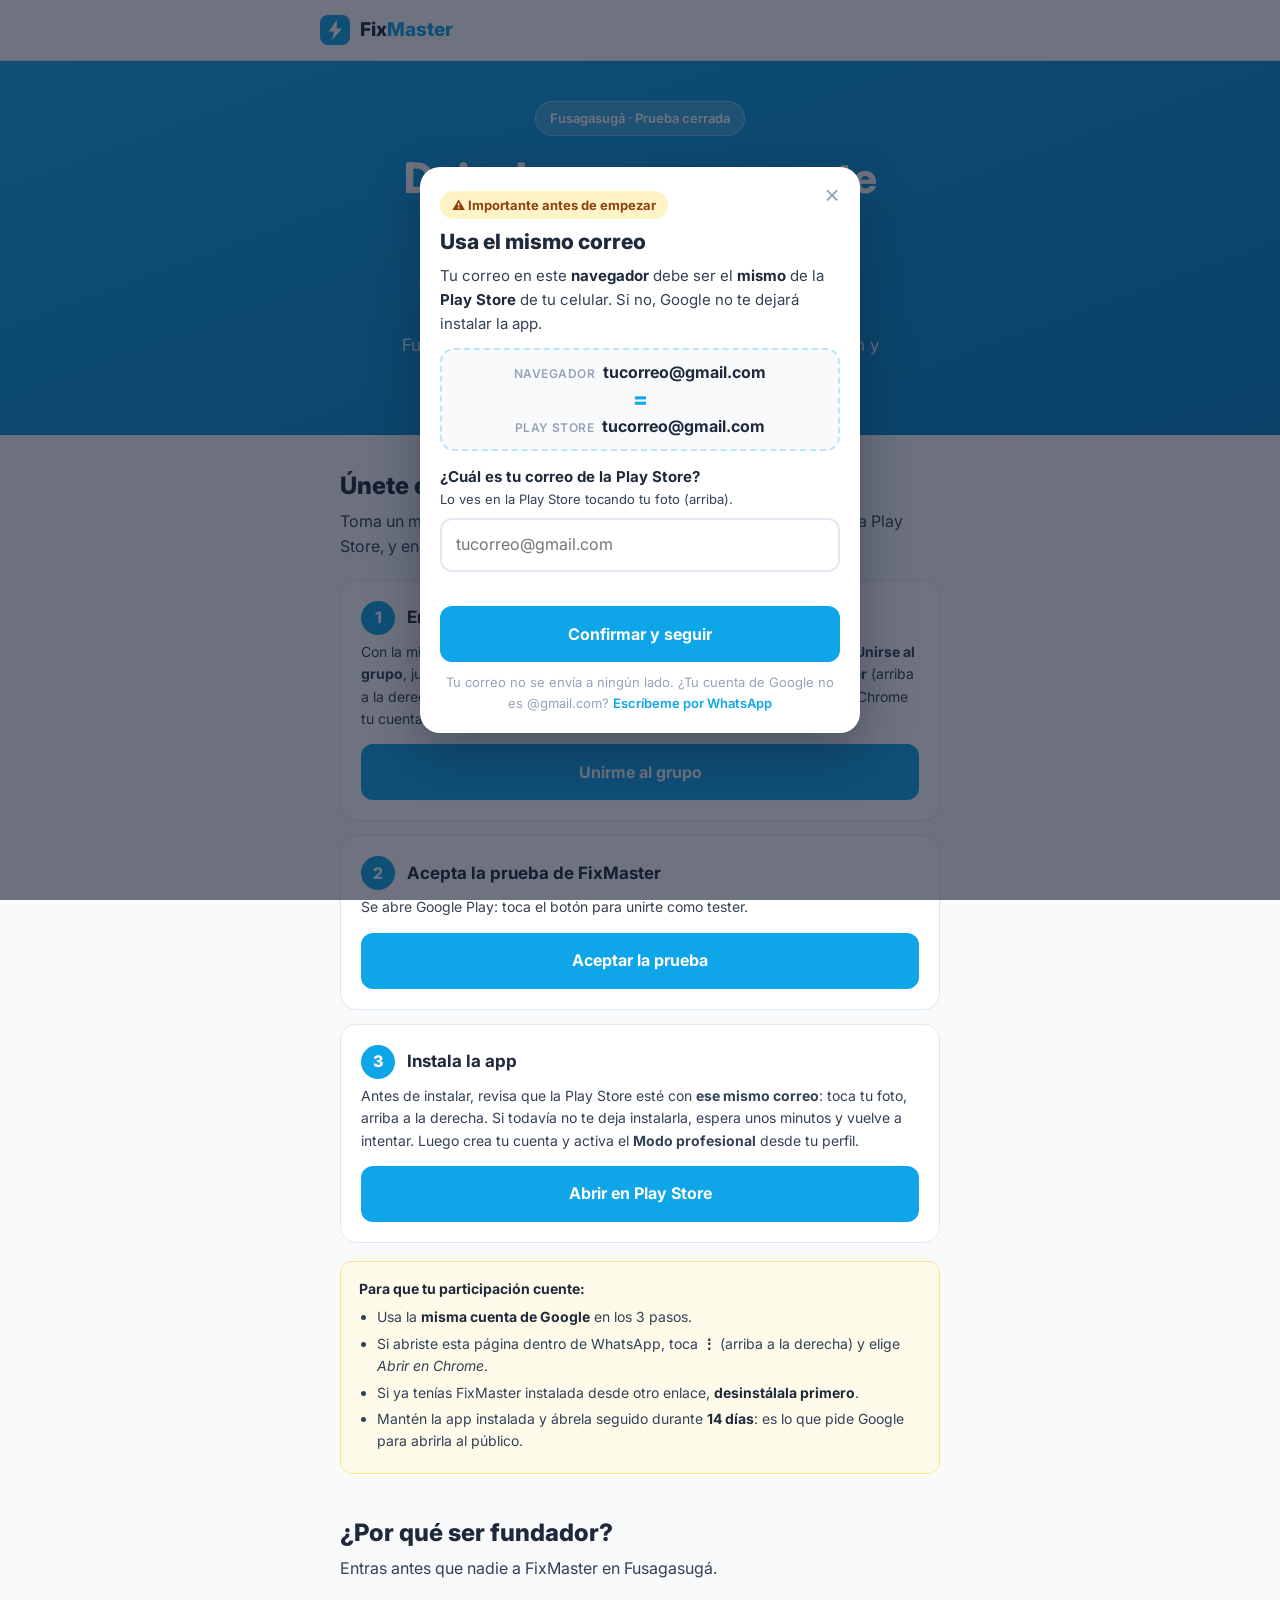
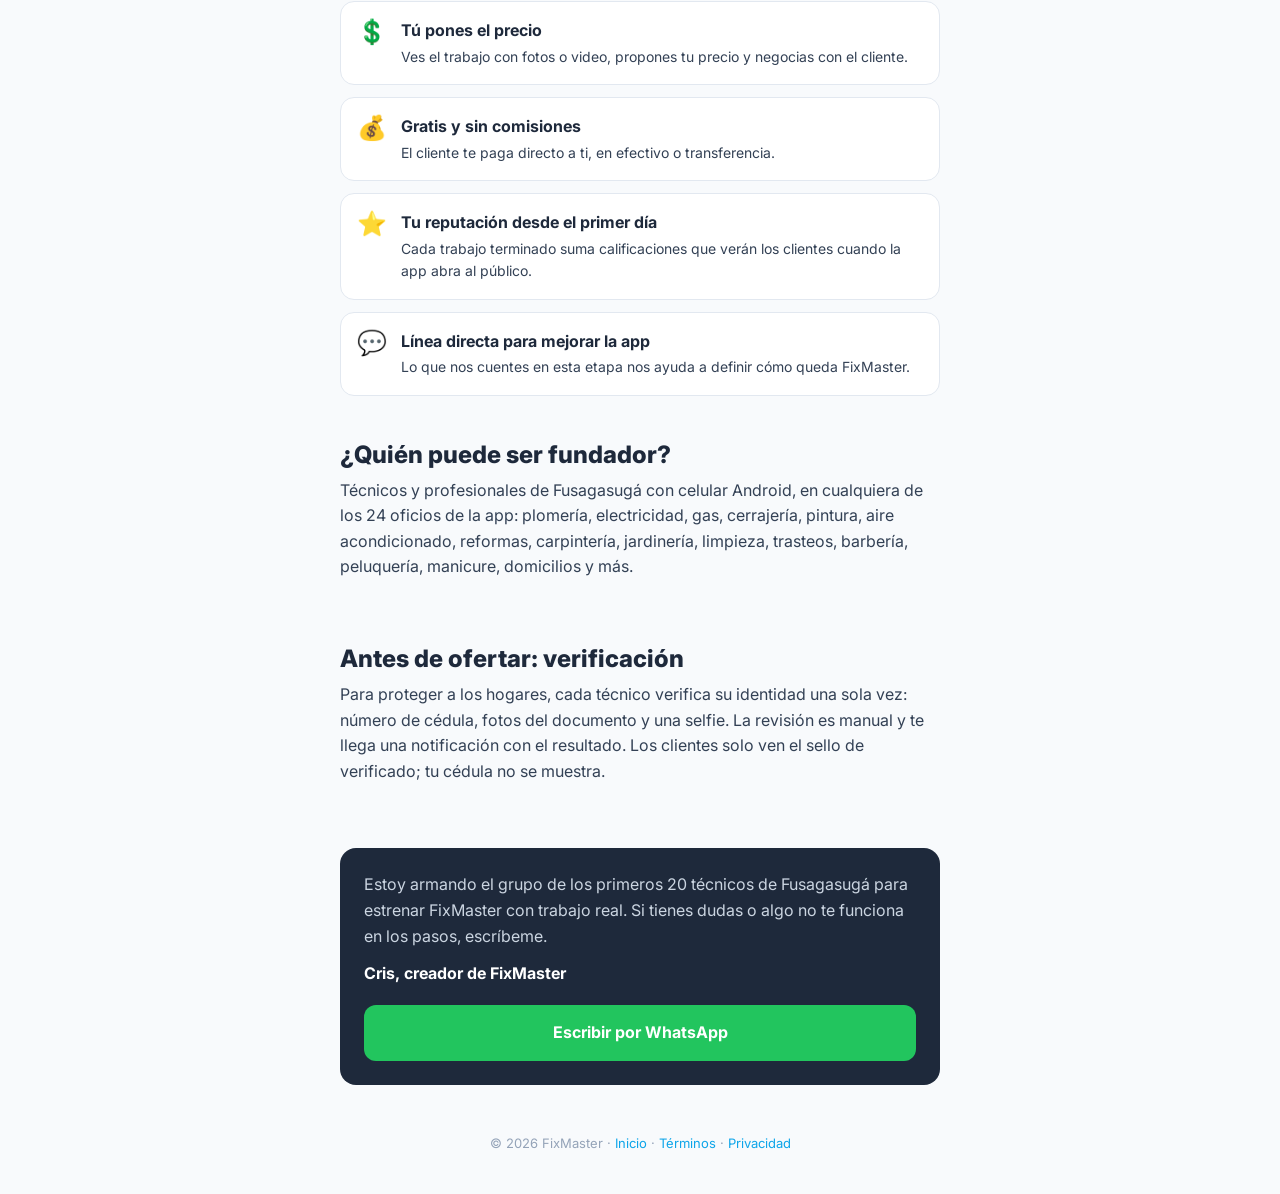
<file: fundadores.html>
<!DOCTYPE html>
<html lang="es-CO">
<head>
  <meta charset="UTF-8">
  <meta name="viewport" content="width=device-width, initial-scale=1.0">
  <title>Técnicos fundadores en Fusagasugá | FixMaster</title>
  <meta name="description" content="Deja de esperar a que te recomienden. Únete a los 20 técnicos fundadores de FixMaster en Fusagasugá: los clientes publican el trabajo y tú ofertas tu precio. Gratis y sin comisiones.">
  <link rel="canonical" href="https://fix-master.com.co/fundadores.html">
  <meta name="theme-color" content="#0EA5E9">

  <!-- Vista previa al compartir el enlace por WhatsApp -->
  <meta property="og:site_name" content="FixMaster">
  <meta property="og:title" content="Deja de esperar a que te recomienden: únete a los 20 técnicos fundadores de Fusagasugá">
  <meta property="og:description" content="Los clientes publican el trabajo y tú ofertas tu precio. Gratis y sin comisiones. Únete en 3 pasos.">
  <meta property="og:type" content="website">
  <meta property="og:url" content="https://fix-master.com.co/fundadores.html">
  <meta property="og:locale" content="es_CO">
  <meta property="og:image" content="https://fix-master.com.co/og-fundadores.jpg">
  <meta property="og:image:width" content="1200">
  <meta property="og:image:height" content="630">
  <meta name="twitter:card" content="summary_large_image">

  <link rel="icon" href="/favicon.ico" sizes="32x32">
  <link rel="icon" href="/favicon.svg" type="image/svg+xml">
  <link rel="apple-touch-icon" href="/apple-touch-icon.png">
  <link rel="preconnect" href="https://fonts.googleapis.com">
  <link rel="preconnect" href="https://fonts.gstatic.com" crossorigin>
  <link href="https://fonts.googleapis.com/css2?family=Inter:wght@400;500;600;700;800&display=swap" rel="stylesheet">
  <style>
    *, *::before, *::after { box-sizing: border-box; margin: 0; padding: 0; }
    :root {
      --primary: #0EA5E9;
      --primary-dark: #0284C7;
      --dark: #1E293B;
      --surface: #334155;
      --bg: #F8FAFC;
      --border: #E2E8F0;
      --muted: #94A3B8;
      --success: #22C55E;
      --white: #FFFFFF;
    }
    body {
      font-family: 'Inter', -apple-system, BlinkMacSystemFont, 'Segoe UI', sans-serif;
      color: var(--dark);
      background: var(--bg);
      line-height: 1.6;
      -webkit-font-smoothing: antialiased;
    }
    a { color: inherit; text-decoration: none; }

    nav {
      background: var(--white);
      border-bottom: 1px solid var(--border);
      padding: 0 20px;
    }
    .nav-inner {
      max-width: 640px;
      margin: 0 auto;
      display: flex;
      align-items: center;
      height: 60px;
    }
    .logo {
      display: flex;
      align-items: center;
      gap: 10px;
      font-size: 19px;
      font-weight: 800;
    }
    .logo-icon { width: 30px; height: 30px; }
    .logo-fix { color: var(--dark); }
    .logo-master { color: var(--primary); }

    .container {
      max-width: 640px;
      margin: 0 auto;
      padding: 0 20px;
    }

    /* ── Portada ── */
    .hero {
      background: linear-gradient(160deg, var(--primary) 0%, var(--primary-dark) 100%);
      color: var(--white);
      padding: 40px 0 48px;
      text-align: center;
    }
    .badge {
      display: inline-block;
      background: rgba(255,255,255,.18);
      border: 1px solid rgba(255,255,255,.35);
      padding: 6px 14px;
      border-radius: 100px;
      font-size: 13px;
      font-weight: 600;
      margin-bottom: 18px;
    }
    .hero h1 {
      font-size: clamp(30px, 8vw, 42px);
      font-weight: 800;
      line-height: 1.15;
      margin-bottom: 14px;
    }
    .hero p {
      font-size: 17px;
      color: rgba(255,255,255,.92);
      max-width: 480px;
      margin: 0 auto;
    }
    .hero p.remate {
      font-size: clamp(19px, 5vw, 23px);
      font-weight: 800;
      color: var(--white);
      line-height: 1.25;
      margin-bottom: 12px;
      text-wrap: balance;
    }

    section { padding: 36px 0 8px; }
    section:last-of-type { padding-bottom: 40px; }
    h2 {
      font-size: 24px;
      font-weight: 800;
      line-height: 1.25;
      margin-bottom: 8px;
    }
    .intro {
      color: var(--surface);
      margin-bottom: 20px;
    }

    /* ── Pasos ── */
    .pasos {
      list-style: none;
      display: flex;
      flex-direction: column;
      gap: 14px;
    }
    .paso {
      background: var(--white);
      border: 1px solid var(--border);
      border-radius: 16px;
      padding: 20px;
    }
    .paso-cabecera {
      display: flex;
      align-items: center;
      gap: 12px;
      margin-bottom: 6px;
    }
    .paso-num {
      width: 34px;
      height: 34px;
      border-radius: 50%;
      background: var(--primary);
      color: var(--white);
      font-weight: 800;
      display: flex;
      align-items: center;
      justify-content: center;
      flex-shrink: 0;
    }
    .paso-titulo { font-size: 17px; font-weight: 700; }
    .paso-nota {
      font-size: 14px;
      color: var(--surface);
      margin-bottom: 14px;
    }
    .boton {
      display: flex;
      align-items: center;
      justify-content: center;
      min-height: 56px;
      padding: 14px 20px;
      border-radius: 12px;
      background: var(--primary);
      color: var(--white);
      font-size: 16px;
      font-weight: 700;
      text-align: center;
    }
    .boton:hover, .boton:active { background: var(--primary-dark); }
    .boton-whatsapp { background: var(--success); }
    .boton-whatsapp:hover, .boton-whatsapp:active { background: #16A34A; }

    .aviso {
      background: #FFFBEB;
      border: 1px solid #FDE68A;
      border-radius: 12px;
      padding: 16px 18px;
      margin-top: 18px;
      font-size: 14px;
      color: var(--surface);
    }
    .aviso strong { color: var(--dark); }
    .aviso ul { padding-left: 18px; margin-top: 6px; }
    .aviso li { margin-bottom: 4px; }

    /* ── Beneficios ── */
    .beneficios {
      list-style: none;
      display: grid;
      gap: 12px;
    }
    .beneficio {
      display: flex;
      gap: 14px;
      background: var(--white);
      border: 1px solid var(--border);
      border-radius: 14px;
      padding: 16px;
    }
    .beneficio-icono { font-size: 24px; line-height: 1.2; }
    .beneficio-titulo { font-weight: 700; margin-bottom: 2px; }
    .beneficio-desc { font-size: 14px; color: var(--surface); }

    /* ── Nota de Cris ── */
    .nota {
      background: var(--dark);
      color: var(--white);
      border-radius: 16px;
      padding: 24px;
    }
    .nota p { color: #CBD5E1; margin-bottom: 12px; }
    .nota .firma { color: var(--white); font-weight: 700; margin-bottom: 18px; }

    footer {
      text-align: center;
      padding: 8px 20px 40px;
      font-size: 13px;
      color: var(--muted);
    }
    footer a { color: var(--primary); }

    /* ── Correo confirmado, repetido en cada paso ── */
    .paso-cuenta {
      display: flex;
      flex-wrap: wrap;
      align-items: center;
      gap: 2px 8px;
      background: #F0F9FF;
      border: 1px solid #BAE6FD;
      border-radius: 10px;
      padding: 8px 12px;
      margin-bottom: 12px;
      font-size: 14px;
    }
    .paso-cuenta[hidden] { display: none; }
    .paso-cuenta strong { overflow-wrap: anywhere; }
    .cambiar-correo {
      border: none;
      background: none;
      padding: 0;
      font: inherit;
      font-weight: 600;
      color: var(--primary-dark);
      text-decoration: underline;
      cursor: pointer;
    }

    /* ── Ventana emergente: mismo correo en el navegador y en la Play Store ── */
    .modal {
      width: min(440px, calc(100% - 24px));
      max-width: none;
      max-height: calc(100% - 24px);
      margin: 12px auto auto; /* arriba en el celular: el teclado no tapa el campo */
      border: none;
      border-radius: 20px;
      padding: 24px 20px 20px;
      background: var(--white);
      color: var(--dark);
      box-shadow: 0 20px 50px rgba(15, 23, 42, .35);
      overflow-y: auto;
    }
    .modal::backdrop { background: rgba(15, 23, 42, .6); }
    .modal:focus { outline: none; } /* al abrirse el foco va a la ventana, no a la X */
    .modal-cerrar:focus-visible { outline: 2px solid var(--primary); outline-offset: 2px; }
    @media (min-width: 600px) { .modal { margin: auto; } }
    .modal-cerrar {
      position: absolute;
      top: 8px;
      right: 8px;
      width: 40px;
      height: 40px;
      border: none;
      border-radius: 50%;
      background: transparent;
      font-size: 26px;
      line-height: 1;
      color: var(--muted);
      cursor: pointer;
    }
    .modal-alerta {
      display: inline-block;
      background: #FEF3C7;
      color: #92400E;
      font-size: 13px;
      font-weight: 700;
      padding: 4px 12px;
      border-radius: 100px;
      margin-bottom: 10px;
    }
    .modal h2 { font-size: 21px; margin-bottom: 8px; padding-right: 24px; }
    .modal-texto { font-size: 15px; color: var(--surface); margin-bottom: 12px; }
    .modal-texto strong { color: var(--dark); }
    .igual {
      display: flex;
      flex-direction: column;
      align-items: center;
      background: var(--bg);
      border: 2px dashed #BAE6FD;
      border-radius: 14px;
      padding: 10px 12px;
      margin-bottom: 14px;
      text-align: center;
    }
    .igual-fila { display: flex; flex-wrap: wrap; justify-content: center; align-items: baseline; gap: 0 8px; }
    .igual-etiqueta { font-size: 12px; font-weight: 600; color: var(--muted); text-transform: uppercase; letter-spacing: .04em; }
    .igual-correo { font-size: 16px; font-weight: 700; overflow-wrap: anywhere; }
    .igual-signo { font-size: 22px; font-weight: 800; color: var(--primary); line-height: 1.3; }
    .campo-etiqueta { display: block; font-size: 15px; font-weight: 700; }
    .campo-ayuda { font-size: 13px; color: var(--surface); margin-bottom: 8px; }
    .campo {
      width: 100%;
      min-height: 52px;
      padding: 12px 14px;
      font: inherit;
      font-size: 16px; /* 16px o más: el celular no hace zoom al escribir */
      color: var(--dark);
      background: var(--white);
      border: 2px solid var(--border);
      border-radius: 12px;
    }
    .campo:focus { outline: none; border-color: var(--primary); }
    .campo[aria-invalid="true"] { border-color: #DC2626; }
    .campo-error { min-height: 20px; margin: 6px 0 8px; font-size: 13px; font-weight: 600; color: #DC2626; }
    .modal .boton { width: 100%; border: none; font-family: inherit; cursor: pointer; }
    .modal-pie { margin-top: 10px; font-size: 13px; color: var(--muted); text-align: center; }
    .modal-pie a { color: var(--primary); font-weight: 600; }
  </style>
</head>
<body>
  <nav>
    <div class="nav-inner">
      <a href="index.html" class="logo">
        <svg class="logo-icon" viewBox="0 0 38 38" fill="none" xmlns="http://www.w3.org/2000/svg" aria-hidden="true">
          <rect width="38" height="38" rx="10" fill="#0EA5E9"/>
          <path d="M21.5 6L11 21h7L15 32l13-15h-7z" fill="white"/>
        </svg>
        <span><span class="logo-fix">Fix</span><span class="logo-master">Master</span></span>
      </a>
    </div>
  </nav>

  <header class="hero">
    <div class="container">
      <span class="badge">Fusagasugá · Prueba cerrada</span>
      <h1>Deja de esperar a que te recomienden</h1>
      <p class="remate">Ahora el voz a voz lo hacemos nosotros.</p>
      <p>Únete a los 20 técnicos fundadores de FixMaster en Fusagasugá: los clientes publican el trabajo que necesitan y tú ofertas tu precio. Gratis y sin comisiones.</p>
    </div>
  </header>

  <main>
    <section>
      <div class="container">
        <h2>Únete en 3 pasos</h2>
        <p class="intro">Toma un minuto. Hazlo en <strong>Chrome</strong>, en el mismo celular donde tienes la Play Store, y en este orden.</p>

        <ol class="pasos">
          <li class="paso">
            <div class="paso-cabecera"><span class="paso-num">1</span><span class="paso-titulo">Entra al grupo de fundadores</span></div>
            <p class="paso-nota">Con la misma cuenta de Gmail que usas en la Play Store de tu celular. Toca <strong>Unirse al grupo</strong>, junto al nombre FixMaster Testers. Si no ves ese botón, toca <strong>Acceder</strong> (arriba a la derecha) y entra con tu Gmail. No necesitas recordar tu contraseña: en Chrome tu cuenta ya está en el celular, solo tócala.</p>
            <p class="paso-cuenta" hidden>Tu cuenta: <strong></strong> <button type="button" class="cambiar-correo">Cambiar</button></p>
            <!-- Google Group fixmaster-testers@googlegroups.com (lista de testers de la prueba cerrada en Play Console).
                 Enlaza a /about: la portada del grupo les dice "No tienes permiso para acceder a este contenido" a quienes
                 aún no son miembros (las conversaciones son solo para miembros); la página de información no. -->
            <a class="boton" href="https://groups.google.com/g/fixmaster-testers/about" target="_blank" rel="noopener">Unirme al grupo</a>
          </li>
          <li class="paso">
            <div class="paso-cabecera"><span class="paso-num">2</span><span class="paso-titulo">Acepta la prueba de FixMaster</span></div>
            <p class="paso-nota">Se abre Google Play: toca el botón para unirte como tester.</p>
            <p class="paso-cuenta" hidden>Tu cuenta: <strong></strong> <button type="button" class="cambiar-correo">Cambiar</button></p>
            <a class="boton" href="https://play.google.com/apps/testing/com.fixmaster.app" target="_blank" rel="noopener">Aceptar la prueba</a>
          </li>
          <li class="paso">
            <div class="paso-cabecera"><span class="paso-num">3</span><span class="paso-titulo">Instala la app</span></div>
            <p class="paso-nota">Antes de instalar, revisa que la Play Store esté con <strong>ese mismo correo</strong>: toca tu foto, arriba a la derecha. Si todavía no te deja instalarla, espera unos minutos y vuelve a intentar. Luego crea tu cuenta y activa el <strong>Modo profesional</strong> desde tu perfil.</p>
            <p class="paso-cuenta" hidden>Tu cuenta: <strong></strong> <button type="button" class="cambiar-correo">Cambiar</button></p>
            <a class="boton" href="https://play.google.com/store/apps/details?id=com.fixmaster.app" target="_blank" rel="noopener">Abrir en Play Store</a>
          </li>
        </ol>

        <div class="aviso">
          <strong>Para que tu participación cuente:</strong>
          <ul>
            <li>Usa la <strong>misma cuenta de Google</strong> en los 3 pasos.</li>
            <li>Si abriste esta página dentro de WhatsApp, toca <strong>&#8942;</strong> (arriba a la derecha) y elige <em>Abrir en Chrome</em>.</li>
            <li>Si ya tenías FixMaster instalada desde otro enlace, <strong>desinstálala primero</strong>.</li>
            <li>Mantén la app instalada y ábrela seguido durante <strong>14 días</strong>: es lo que pide Google para abrirla al público.</li>
          </ul>
        </div>
      </div>
    </section>

    <section>
      <div class="container">
        <h2>¿Por qué ser fundador?</h2>
        <p class="intro">Entras antes que nadie a FixMaster en Fusagasugá.</p>
        <ul class="beneficios">
          <li class="beneficio">
            <span class="beneficio-icono" aria-hidden="true">&#128178;</span>
            <div>
              <div class="beneficio-titulo">Tú pones el precio</div>
              <div class="beneficio-desc">Ves el trabajo con fotos o video, propones tu precio y negocias con el cliente.</div>
            </div>
          </li>
          <li class="beneficio">
            <span class="beneficio-icono" aria-hidden="true">&#128176;</span>
            <div>
              <div class="beneficio-titulo">Gratis y sin comisiones</div>
              <div class="beneficio-desc">El cliente te paga directo a ti, en efectivo o transferencia.</div>
            </div>
          </li>
          <li class="beneficio">
            <span class="beneficio-icono" aria-hidden="true">&#11088;</span>
            <div>
              <div class="beneficio-titulo">Tu reputación desde el primer día</div>
              <div class="beneficio-desc">Cada trabajo terminado suma calificaciones que verán los clientes cuando la app abra al público.</div>
            </div>
          </li>
          <li class="beneficio">
            <span class="beneficio-icono" aria-hidden="true">&#128172;</span>
            <div>
              <div class="beneficio-titulo">Línea directa para mejorar la app</div>
              <div class="beneficio-desc">Lo que nos cuentes en esta etapa nos ayuda a definir cómo queda FixMaster.</div>
            </div>
          </li>
        </ul>
      </div>
    </section>

    <section>
      <div class="container">
        <h2>¿Quién puede ser fundador?</h2>
        <p class="intro">Técnicos y profesionales de Fusagasugá con celular Android, en cualquiera de los 24 oficios de la app: plomería, electricidad, gas, cerrajería, pintura, aire acondicionado, reformas, carpintería, jardinería, limpieza, trasteos, barbería, peluquería, manicure, domicilios y más.</p>
      </div>
    </section>

    <section>
      <div class="container">
        <h2>Antes de ofertar: verificación</h2>
        <p class="intro">Para proteger a los hogares, cada técnico verifica su identidad una sola vez: número de cédula, fotos del documento y una selfie. La revisión es manual y te llega una notificación con el resultado. Los clientes solo ven el sello de verificado; tu cédula no se muestra.</p>
      </div>
    </section>

    <section>
      <div class="container">
        <div class="nota">
          <p>Estoy armando el grupo de los primeros 20 técnicos de Fusagasugá para estrenar FixMaster con trabajo real. Si tienes dudas o algo no te funciona en los pasos, escríbeme.</p>
          <p class="firma">Cris, creador de FixMaster</p>
          <a class="boton boton-whatsapp" href="https://wa.me/573018978892?text=Hola%20Cris%2C%20quiero%20ser%20t%C3%A9cnico%20fundador%20de%20FixMaster%20en%20Fusagasug%C3%A1" target="_blank" rel="noopener">Escribir por WhatsApp</a>
        </div>
      </div>
    </section>
  </main>

  <footer>
    <p>&copy; 2026 FixMaster &middot; <a href="index.html">Inicio</a> &middot; <a href="terminos.html">Términos</a> &middot; <a href="privacidad.html">Privacidad</a></p>
  </footer>

  <!-- ====== VENTANA EMERGENTE: mismo correo de Gmail en el navegador y en la Play Store ====== -->
  <dialog class="modal" id="avisoCorreo" aria-labelledby="avisoCorreoTitulo" tabindex="-1">
    <button type="button" class="modal-cerrar" id="avisoCorreoCerrar" aria-label="Cerrar">&times;</button>
    <span class="modal-alerta">&#9888;&#65039; Importante antes de empezar</span>
    <h2 id="avisoCorreoTitulo">Usa el mismo correo</h2>
    <p class="modal-texto">Tu correo en este <strong>navegador</strong> debe ser el <strong>mismo</strong> de la <strong>Play Store</strong> de tu celular. Si no, Google no te dejará instalar la app.</p>
    <div class="igual" aria-hidden="true">
      <div class="igual-fila"><span class="igual-etiqueta">Navegador</span> <span class="igual-correo" data-correo>tucorreo@gmail.com</span></div>
      <span class="igual-signo">=</span>
      <div class="igual-fila"><span class="igual-etiqueta">Play Store</span> <span class="igual-correo" data-correo>tucorreo@gmail.com</span></div>
    </div>
    <form id="avisoCorreoForm" novalidate>
      <label class="campo-etiqueta" for="correoPlay">¿Cuál es tu correo de la Play Store?</label>
      <p class="campo-ayuda" id="correoPlayAyuda">Lo ves en la Play Store tocando tu foto (arriba).</p>
      <input class="campo" id="correoPlay" name="correo" type="email" inputmode="email" autocomplete="email" autocapitalize="none" spellcheck="false" enterkeyhint="go" placeholder="tucorreo@gmail.com" aria-describedby="correoPlayAyuda correoPlayError">
      <p class="campo-error" id="correoPlayError" aria-live="polite"></p>
      <button type="submit" class="boton">Confirmar y seguir</button>
    </form>
    <p class="modal-pie">Tu correo no se envía a ningún lado. ¿Tu cuenta de Google no es @gmail.com? <a href="https://wa.me/573018978892?text=Hola%20Cris%2C%20quiero%20ser%20t%C3%A9cnico%20fundador%20y%20mi%20cuenta%20de%20Google%20no%20es%20%40gmail.com" target="_blank" rel="noopener">Escríbeme por WhatsApp</a></p>
  </dialog>

  <script>
    // Ventana emergente de los 3 pasos: el técnico confirma su correo de la Play Store
    // (solo @gmail.com) y se le repite en cada paso. El correo no sale del celular:
    // queda en sessionStorage mientras la pestaña esté abierta.
    (function () {
      var modal = document.getElementById('avisoCorreo');
      if (!modal || typeof modal.showModal !== 'function') return; // navegador sin <dialog>: los pasos siguen funcionando

      var CLAVE = 'fixmaster-correo-play';
      var EJEMPLO = 'tucorreo@gmail.com';
      var form = document.getElementById('avisoCorreoForm');
      var campo = document.getElementById('correoPlay');
      var error = document.getElementById('correoPlayError');
      var vistas = modal.querySelectorAll('[data-correo]');
      var recordatorios = document.querySelectorAll('.paso-cuenta');
      var botones = document.querySelectorAll('.pasos a.boton');
      var destino = null; // botón de paso que se tocó antes de confirmar el correo
      var correo = null;
      try { correo = sessionStorage.getItem(CLAVE); } catch (e) {}

      // La dirección de cada paso, sin cuenta: es la base a la que se le agrega authuser.
      for (var b = 0; b < botones.length; b++) botones[b].setAttribute('data-base', botones[b].getAttribute('href'));

      // Usuario de Gmail: letras, números y puntos (sin punto al inicio, al final ni dos seguidos).
      function esGmail(texto) {
        return /^[a-z0-9](?:[a-z0-9.]*[a-z0-9])?@gmail\.com$/.test(texto) && texto.indexOf('..') === -1;
      }
      function limpio() {
        return campo.value.trim().toLowerCase();
      }
      function pintarCorreo(texto) {
        for (var i = 0; i < vistas.length; i++) vistas[i].textContent = texto || EJEMPLO;
      }
      // Google abre el enlace con esta cuenta si ya está iniciada en el navegador (parámetro authuser).
      function conCuenta(direccion) {
        if (!correo) return direccion;
        try {
          var u = new URL(direccion);
          u.searchParams.set('authuser', correo);
          return u.href;
        } catch (e) {
          return direccion;
        }
      }
      function aplicarCorreo() {
        for (var i = 0; i < recordatorios.length; i++) {
          recordatorios[i].hidden = !correo;
          recordatorios[i].querySelector('strong').textContent = correo || '';
        }
        for (var j = 0; j < botones.length; j++) {
          botones[j].href = conCuenta(botones[j].getAttribute('data-base'));
        }
      }
      function quitarError() {
        error.textContent = '';
        campo.removeAttribute('aria-invalid');
      }
      function abrir() {
        if (modal.open) return;
        campo.value = correo || '';
        pintarCorreo(correo);
        quitarError();
        modal.showModal();
        modal.focus(); // si no, el foco cae en la X y se ve un anillo alrededor
      }

      campo.addEventListener('input', function () {
        var texto = limpio();
        pintarCorreo(texto);
        if (error.textContent && esGmail(texto)) quitarError();
      });

      form.addEventListener('submit', function (e) {
        e.preventDefault();
        var texto = limpio();
        if (!esGmail(texto)) {
          error.textContent = /@gmail\.co$/.test(texto)
            ? 'Revisa el final: es @gmail.com (con "m").'
            : 'Escribe tu correo de Gmail: tiene que terminar en @gmail.com.';
          campo.setAttribute('aria-invalid', 'true');
          campo.focus();
          return;
        }
        correo = texto;
        try { sessionStorage.setItem(CLAVE, correo); } catch (err) {}
        aplicarCorreo();
        var ir = destino;
        modal.close();
        if (ir) window.open(conCuenta(ir), '_blank', 'noopener');
      });

      modal.addEventListener('close', function () { destino = null; });
      document.getElementById('avisoCorreoCerrar').addEventListener('click', function () { modal.close(); });

      // Ningún paso arranca sin confirmar el correo.
      for (var i = 0; i < botones.length; i++) {
        botones[i].addEventListener('click', function (e) {
          if (correo) return;
          e.preventDefault();
          destino = this.getAttribute('data-base');
          abrir();
        });
      }
      var cambiar = document.querySelectorAll('.cambiar-correo');
      for (var j = 0; j < cambiar.length; j++) cambiar[j].addEventListener('click', abrir);

      // Se abre sola al llegar a los 3 pasos (cuando el paso 1 está a la vista).
      var primerPaso = document.querySelector('.pasos .paso');
      if (!correo && primerPaso && 'IntersectionObserver' in window) {
        var observador = new IntersectionObserver(function (entradas) {
          for (var k = 0; k < entradas.length; k++) {
            if (entradas[k].isIntersecting) {
              observador.disconnect();
              if (!correo) abrir();
              return;
            }
          }
        }, { threshold: 0.5 });
        observador.observe(primerPaso);
      }

      aplicarCorreo();
    })();
  </script>
</body>
</html>
</file>
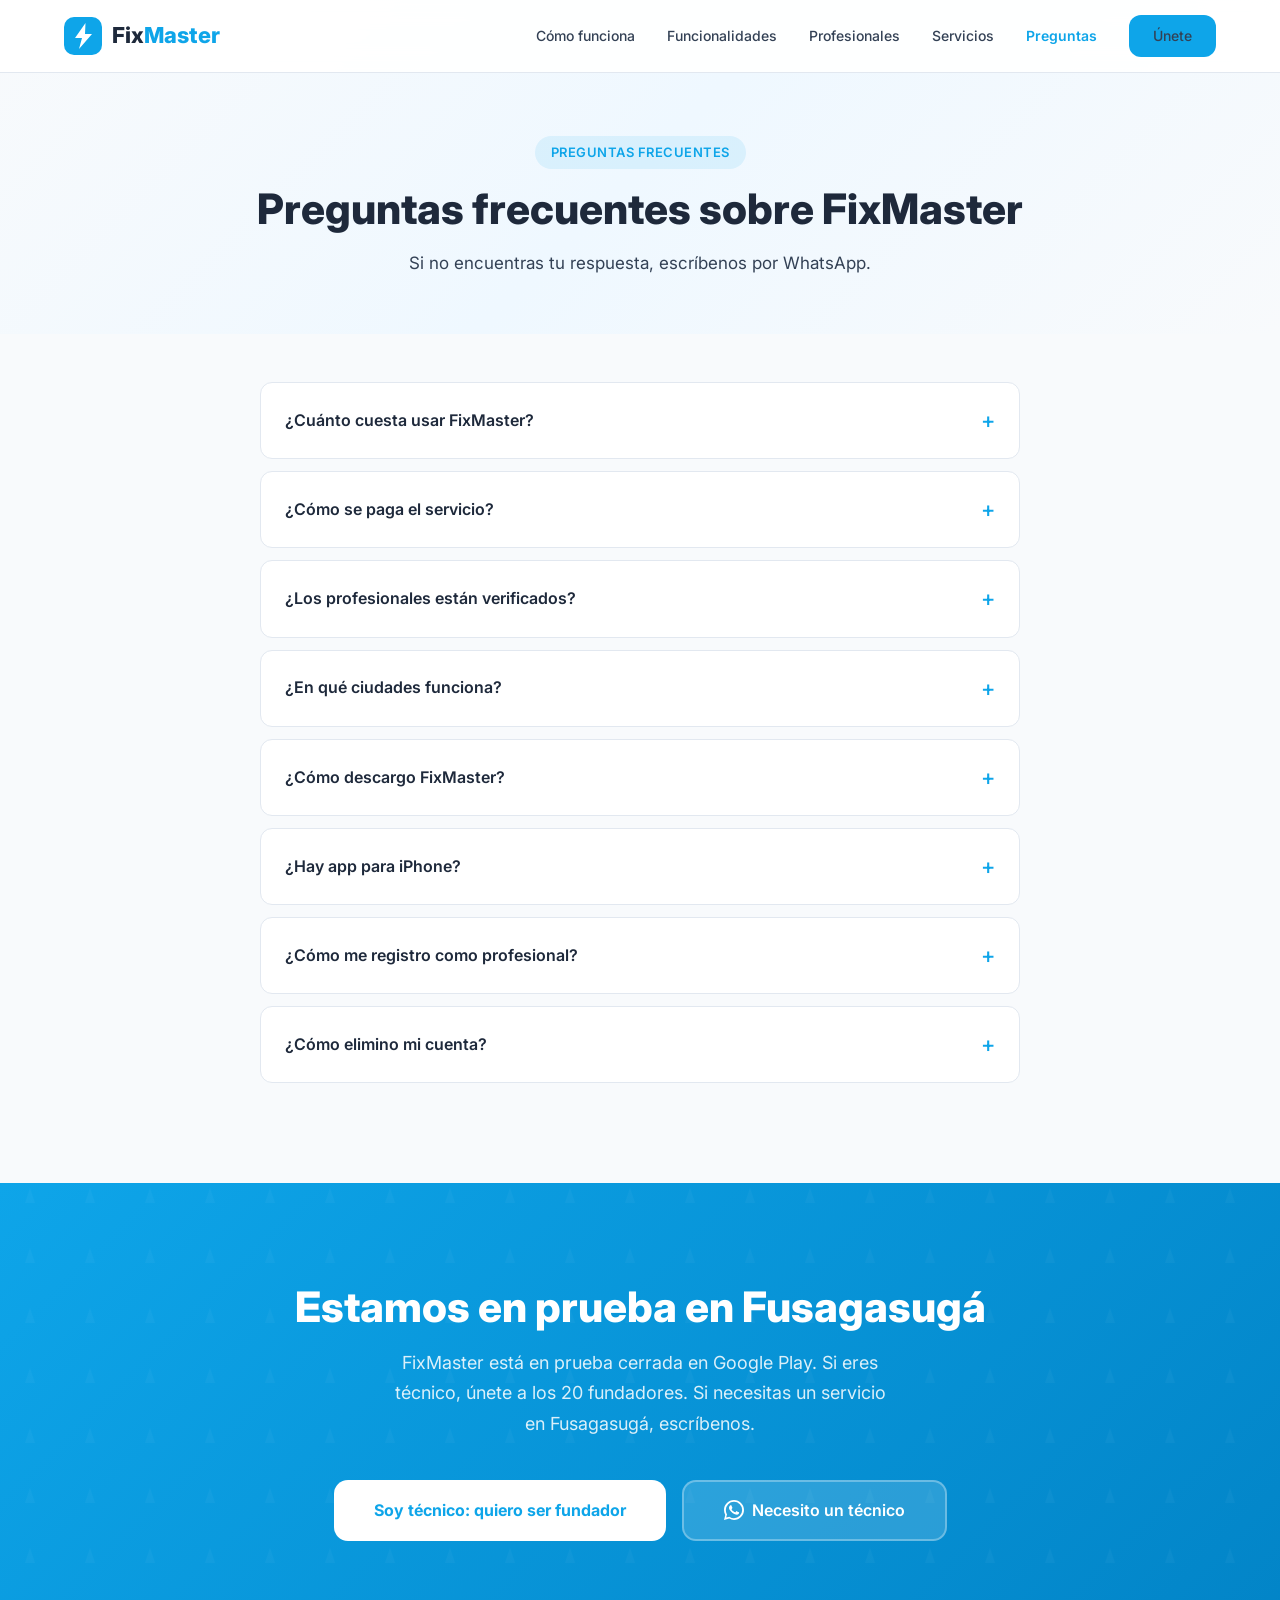
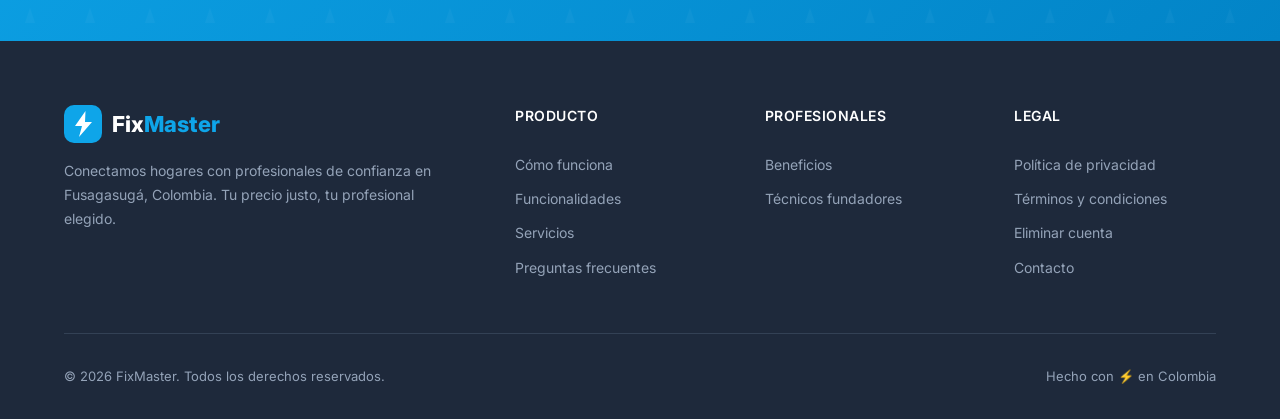
<file: preguntas-frecuentes.html>
<!DOCTYPE html>
<html lang="es-CO">
<head>
  <meta charset="UTF-8">
  <meta name="viewport" content="width=device-width, initial-scale=1.0">
  <title>Preguntas frecuentes | FixMaster</title>
  <meta name="description" content="Resolvemos tus dudas sobre FixMaster: cuánto cuesta, cómo se paga, cómo se verifica a los profesionales y cómo unirte a la prueba en Fusagasugá.">
  <link rel="canonical" href="https://fix-master.com.co/preguntas-frecuentes.html">
  <meta name="theme-color" content="#0EA5E9">

  <!-- Vista previa al compartir el enlace -->
  <meta property="og:site_name" content="FixMaster">
  <meta property="og:title" content="Preguntas frecuentes sobre FixMaster">
  <meta property="og:description" content="Resolvemos tus dudas sobre FixMaster: cuánto cuesta, cómo se paga, cómo se verifica a los profesionales y cómo unirte a la prueba en Fusagasugá.">
  <meta property="og:type" content="website">
  <meta property="og:url" content="https://fix-master.com.co/preguntas-frecuentes.html">
  <meta property="og:locale" content="es_CO">
  <meta property="og:image" content="https://fix-master.com.co/og-image.jpg">
  <meta property="og:image:width" content="1200">
  <meta property="og:image:height" content="630">
  <meta property="og:image:alt" content="FixMaster: profesionales del hogar de confianza">
  <meta name="twitter:card" content="summary_large_image">

  <link rel="icon" href="/favicon.ico" sizes="32x32">
  <link rel="icon" href="/favicon.svg" type="image/svg+xml">
  <link rel="apple-touch-icon" href="/apple-touch-icon.png">

  <link rel="preconnect" href="https://fonts.googleapis.com">
  <link rel="preconnect" href="https://fonts.gstatic.com" crossorigin>
  <link href="https://fonts.googleapis.com/css2?family=Inter:wght@400;500;600;700;800&display=swap" rel="stylesheet">
  <link rel="stylesheet" href="css/estilos.css?v=20260911">
</head>
<body>

  <!-- ====== NAV (igual en todas las páginas: si cambias el menú, cámbialo en todas) ====== -->
  <nav id="navbar">
    <div class="container nav-inner">
      <a href="index.html" class="logo">
        <svg class="logo-icon" viewBox="0 0 38 38" fill="none" xmlns="http://www.w3.org/2000/svg" aria-hidden="true">
          <rect width="38" height="38" rx="10" fill="#0EA5E9"/>
          <path d="M21.5 6L11 21h7L15 32l13-15h-7z" fill="white"/>
        </svg>
        <span><span class="logo-fix">Fix</span><span class="logo-master">Master</span></span>
      </a>
      <div class="nav-links">
        <a href="como-funciona.html">Cómo funciona</a>
        <a href="funcionalidades.html">Funcionalidades</a>
        <a href="profesionales.html">Profesionales</a>
        <a href="servicios.html">Servicios</a>
        <a href="preguntas-frecuentes.html" aria-current="page">Preguntas</a>
        <a href="#unete" class="btn btn-primary nav-cta">Únete</a>
      </div>
      <button class="hamburger" onclick="toggleMenu()" aria-label="Menú">
        <span></span>
        <span></span>
        <span></span>
      </button>
    </div>
    <div class="mobile-menu" id="mobileMenu">
      <a href="como-funciona.html">Cómo funciona</a>
      <a href="funcionalidades.html">Funcionalidades</a>
      <a href="profesionales.html">Profesionales</a>
      <a href="servicios.html">Servicios</a>
      <a href="preguntas-frecuentes.html" aria-current="page">Preguntas frecuentes</a>
      <a href="#unete" onclick="closeMenu()">Únete a la prueba</a>
    </div>
  </nav>

  <!-- ====== ENCABEZADO ====== -->
  <header class="page-hero">
    <div class="container">
      <span class="section-label">Preguntas frecuentes</span>
      <h1 class="section-title">Preguntas frecuentes sobre FixMaster</h1>
      <p class="section-subtitle">Si no encuentras tu respuesta, escríbenos por WhatsApp.</p>
    </div>
  </header>

  <!-- ====== PREGUNTAS ====== -->
  <section>
    <div class="container">
      <div class="faq-list reveal">
        <details class="faq-item">
          <summary>¿Cuánto cuesta usar FixMaster?</summary>
          <p>Descargar y usar la app es gratis. El precio de cada servicio lo acuerdas directamente con el profesional antes de empezar. Para los profesionales, empezar también es gratis y sin comisiones.</p>
        </details>
        <details class="faq-item">
          <summary>¿Cómo se paga el servicio?</summary>
          <p>Directamente al profesional, en efectivo o por transferencia. FixMaster no procesa pagos ni te pide datos de tarjetas: solo registra el valor y el método de pago en la factura.</p>
        </details>
        <details class="faq-item">
          <summary>¿Los profesionales están verificados?</summary>
          <p>Sí. Para poder tomar trabajos, cada profesional sube fotos de su cédula y una selfie, y pasa una revisión manual. Los verificados llevan un sello visible.</p>
        </details>
        <details class="faq-item">
          <summary>¿En qué ciudades funciona?</summary>
          <p>Estamos arrancando en Fusagasugá. Las solicitudes les llegan a los profesionales cercanos, así que por ahora es probable que en otras ciudades no encuentres profesionales.</p>
        </details>
        <details class="faq-item">
          <summary>¿Cómo descargo FixMaster?</summary>
          <p>FixMaster está en prueba cerrada en Google Play. Si eres técnico en Fusagasugá, <a href="fundadores.html">únete a los técnicos fundadores</a>. Si necesitas un servicio, escríbenos por WhatsApp desde el botón de abajo.</p>
        </details>
        <details class="faq-item">
          <summary>¿Hay app para iPhone?</summary>
          <p>Por ahora FixMaster solo está disponible para Android.</p>
        </details>
        <details class="faq-item">
          <summary>¿Cómo me registro como profesional?</summary>
          <p>Mientras dure la prueba, entra por la página de <a href="fundadores.html">técnicos fundadores</a>. En la app activas el "Modo profesional" desde tu perfil, eliges tus oficios y verificas tu identidad para poder enviar propuestas.</p>
        </details>
        <details class="faq-item">
          <summary>¿Cómo elimino mi cuenta?</summary>
          <p>Desde la app, en Ajustes &rarr; "Eliminar mi cuenta". Si ya no tienes la app, sigue los pasos de <a href="eliminar-cuenta.html">esta página</a>.</p>
        </details>
      </div>
    </div>
  </section>

  <!-- ====== ÚNETE (igual en todas las páginas) ====== -->
  <section class="cta-section" id="unete">
    <div class="container">
      <div class="reveal">
        <h2 class="section-title">Estamos en prueba en Fusagasugá</h2>
        <p class="cta-desc">
          FixMaster está en prueba cerrada en Google Play. Si eres técnico, únete a los 20 fundadores. Si necesitas un servicio en Fusagasugá, escríbenos.
        </p>
        <div class="cta-buttons">
          <a href="fundadores.html" class="btn btn-white btn-lg">Soy técnico: quiero ser fundador</a>
          <a href="https://wa.me/573018978892?text=Hola%2C%20necesito%20un%20t%C3%A9cnico%20en%20Fusagasug%C3%A1" target="_blank" rel="noopener" class="btn btn-ghost btn-lg">
            <img src="img/whatsapp.svg" alt="" width="20" height="20">
            Necesito un técnico
          </a>
        </div>
      </div>
    </div>
  </section>

  <!-- ====== FOOTER (igual en todas las páginas) ====== -->
  <footer>
    <div class="container">
      <div class="footer-grid">
        <div class="footer-brand">
          <div class="logo">
            <svg class="logo-icon" viewBox="0 0 38 38" fill="none" xmlns="http://www.w3.org/2000/svg" width="32" height="32" aria-hidden="true">
              <rect width="38" height="38" rx="10" fill="#0EA5E9"/>
              <path d="M21.5 6L11 21h7L15 32l13-15h-7z" fill="white"/>
            </svg>
            <span><span class="logo-fix">Fix</span><span class="logo-master">Master</span></span>
          </div>
          <p class="footer-desc">
            Conectamos hogares con profesionales de confianza en Fusagasugá, Colombia. Tu precio justo, tu profesional elegido.
          </p>
        </div>

        <div class="footer-col">
          <h4>Producto</h4>
          <a href="como-funciona.html">Cómo funciona</a>
          <a href="funcionalidades.html">Funcionalidades</a>
          <a href="servicios.html">Servicios</a>
          <a href="preguntas-frecuentes.html">Preguntas frecuentes</a>
        </div>

        <div class="footer-col">
          <h4>Profesionales</h4>
          <a href="profesionales.html">Beneficios</a>
          <a href="fundadores.html">Técnicos fundadores</a>
        </div>

        <div class="footer-col">
          <h4>Legal</h4>
          <a href="privacidad.html">Política de privacidad</a>
          <a href="terminos.html">Términos y condiciones</a>
          <a href="eliminar-cuenta.html">Eliminar cuenta</a>
          <a href="mailto:fixmasterappp@gmail.com">Contacto</a>
        </div>
      </div>

      <div class="footer-bottom">
        <span>&copy; 2026 FixMaster. Todos los derechos reservados.</span>
        <span>Hecho con &#9889; en Colombia</span>
      </div>
    </div>
  </footer>

  <script src="js/sitio.js?v=20260911"></script>
</body>
</html>
</file>
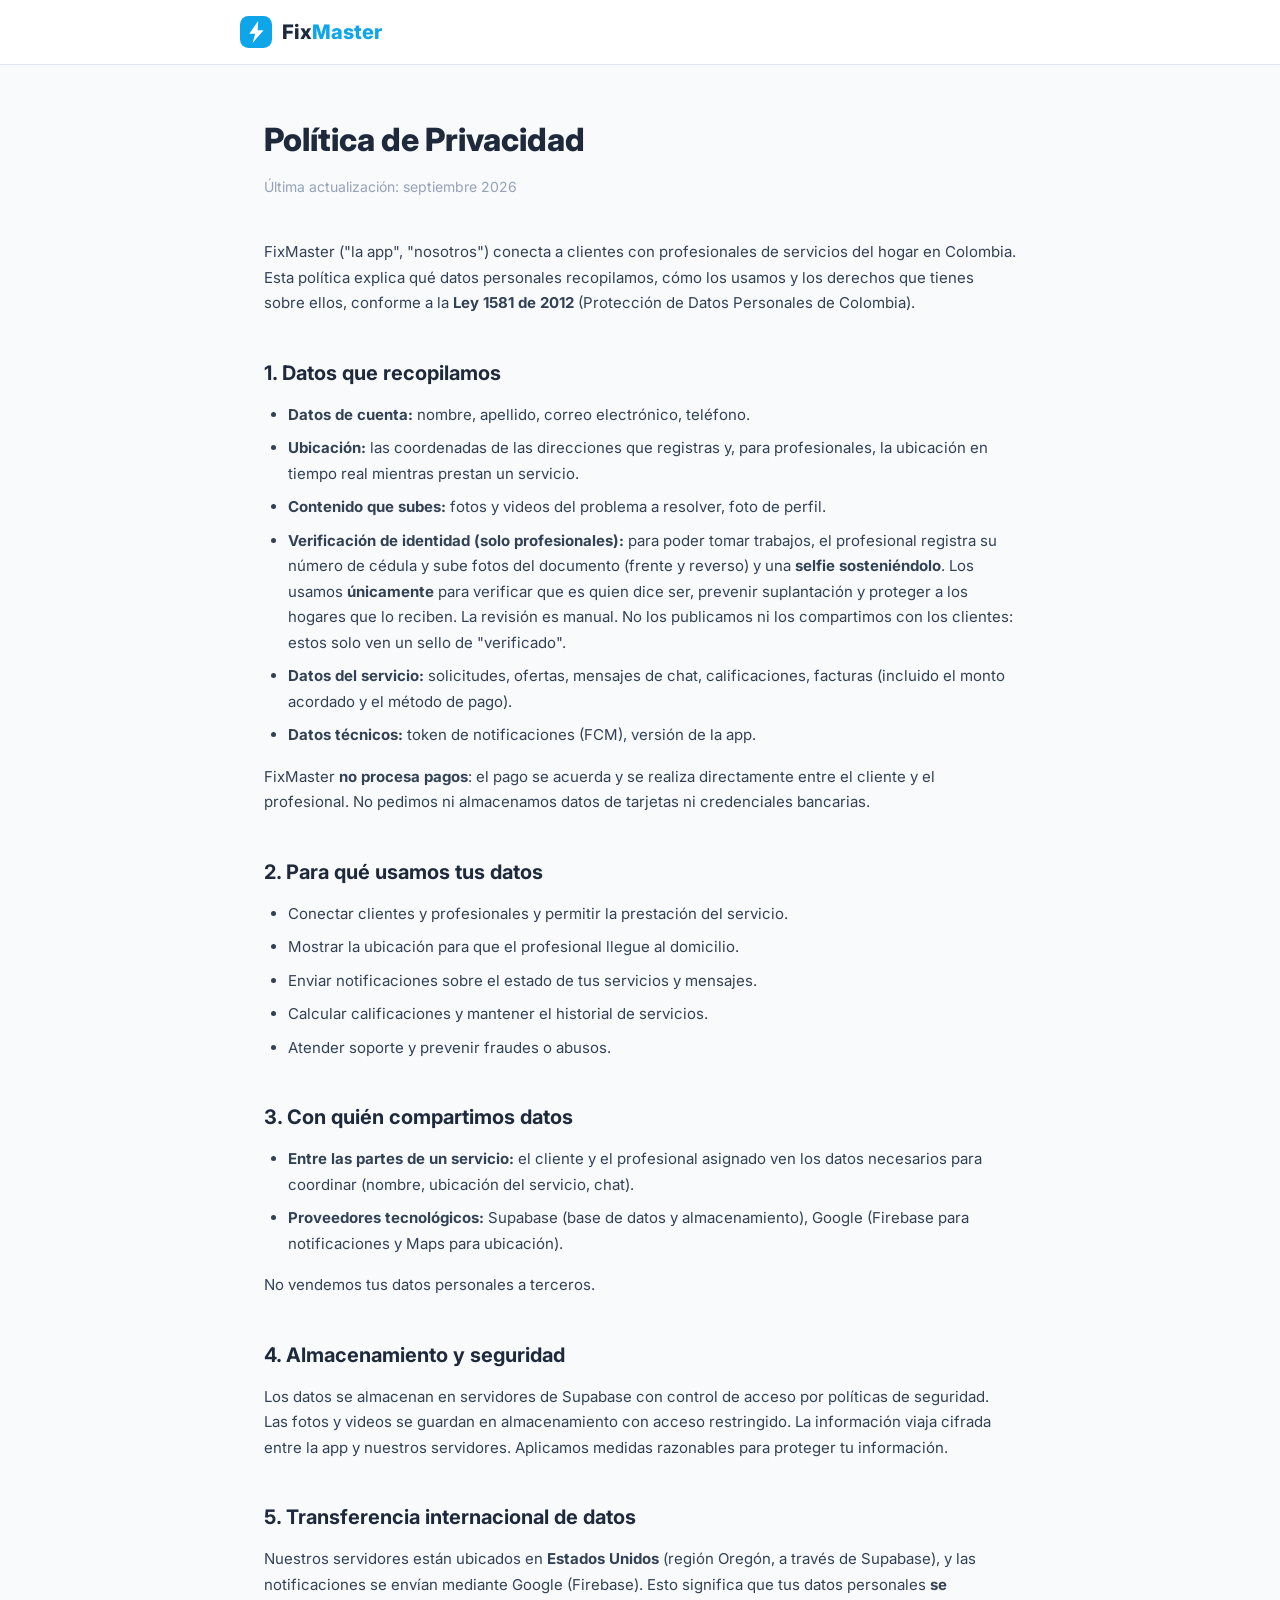
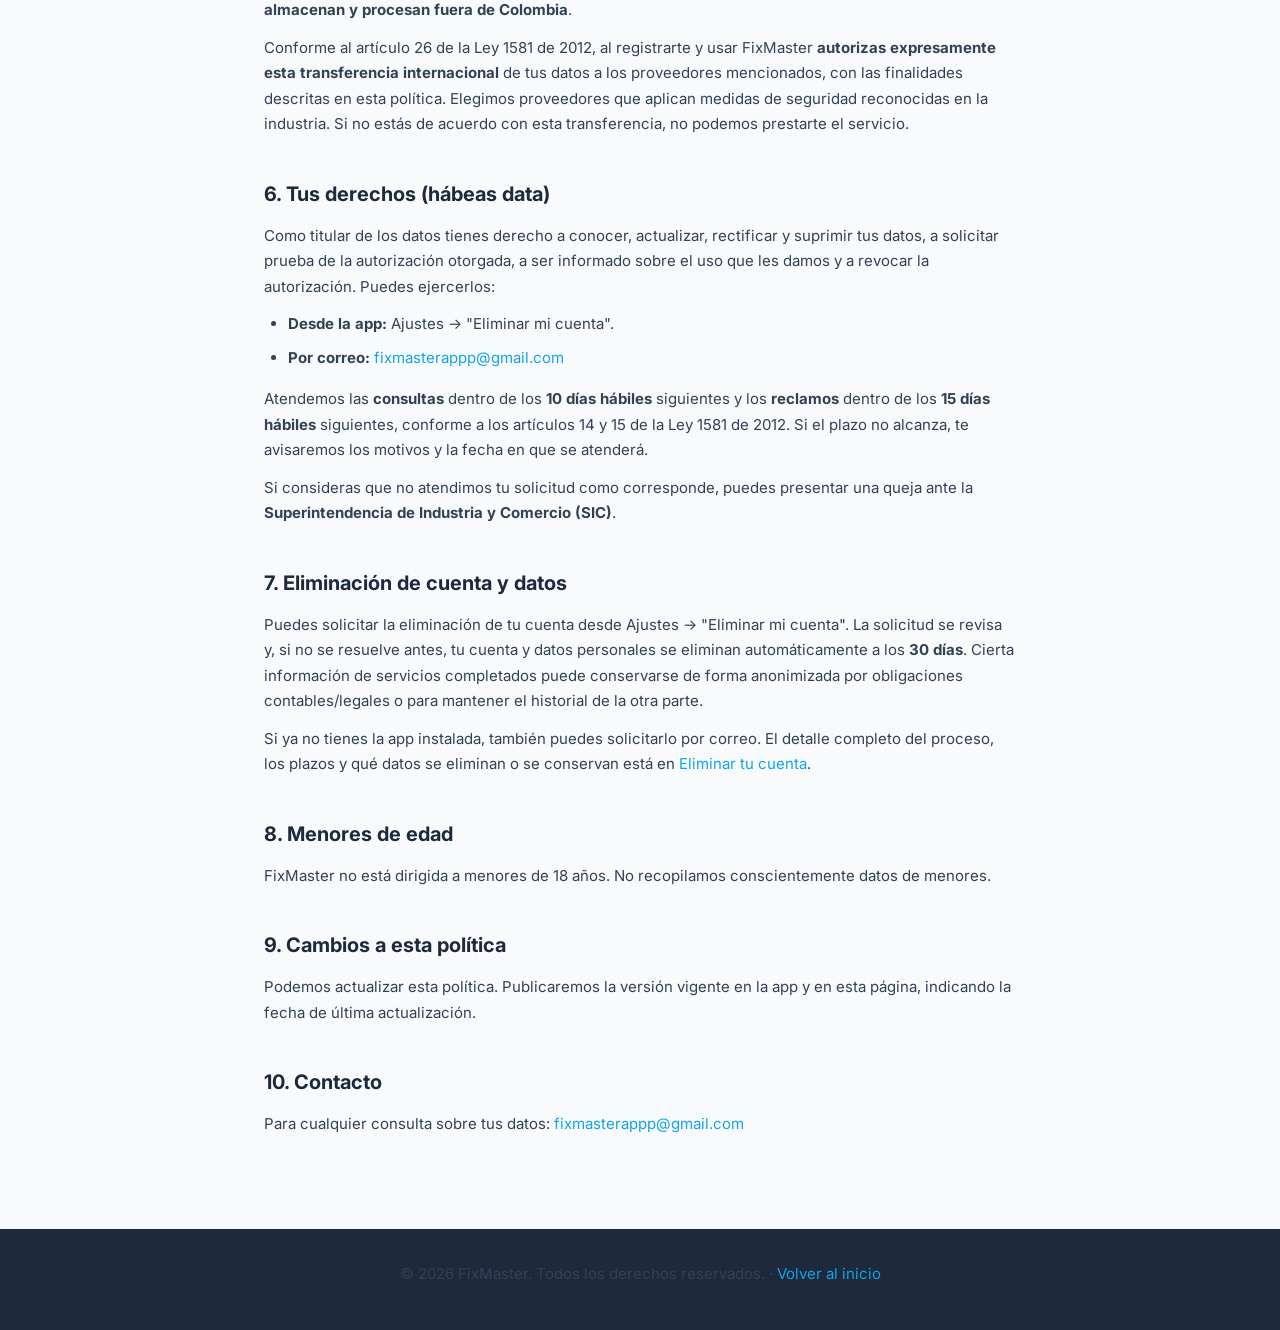
<file: privacidad.html>
<!DOCTYPE html>
<html lang="es-CO">
<head>
  <meta charset="UTF-8">
  <meta name="viewport" content="width=device-width, initial-scale=1.0">
  <title>Política de Privacidad — FixMaster</title>
  <meta name="description" content="Política de privacidad de FixMaster: qué datos personales recopilamos, cómo los usamos y protegemos, y cómo ejercer tus derechos (Ley 1581 de 2012).">
  <link rel="canonical" href="https://fix-master.com.co/privacidad.html">
  <meta name="theme-color" content="#0EA5E9">
  <link rel="icon" href="/favicon.ico" sizes="32x32">
  <link rel="icon" href="/favicon.svg" type="image/svg+xml">
  <link rel="apple-touch-icon" href="/apple-touch-icon.png">
  <link rel="preconnect" href="https://fonts.googleapis.com">
  <link rel="preconnect" href="https://fonts.gstatic.com" crossorigin>
  <link href="https://fonts.googleapis.com/css2?family=Inter:wght@400;500;600;700;800&display=swap" rel="stylesheet">
  <style>
    *, *::before, *::after { box-sizing: border-box; margin: 0; padding: 0; }
    :root {
      --primary: #0EA5E9;
      --dark: #1E293B;
      --surface: #334155;
      --bg: #F8FAFC;
      --border: #E2E8F0;
      --muted: #94A3B8;
      --white: #FFFFFF;
    }
    html { scroll-behavior: smooth; }
    body {
      font-family: 'Inter', -apple-system, BlinkMacSystemFont, 'Segoe UI', sans-serif;
      color: var(--dark);
      background: var(--bg);
      line-height: 1.7;
      -webkit-font-smoothing: antialiased;
    }
    a { color: var(--primary); text-decoration: none; }
    a:hover { text-decoration: underline; }

    nav {
      background: var(--white);
      border-bottom: 1px solid var(--border);
      padding: 0 24px;
    }
    .nav-inner {
      max-width: 800px;
      margin: 0 auto;
      display: flex;
      align-items: center;
      height: 64px;
    }
    .logo {
      display: flex;
      align-items: center;
      gap: 10px;
      font-size: 20px;
      font-weight: 800;
      text-decoration: none;
      color: inherit;
    }
    .logo-icon { width: 32px; height: 32px; }
    .logo-fix { color: var(--dark); }
    .logo-master { color: var(--primary); }

    main {
      max-width: 800px;
      margin: 0 auto;
      padding: 48px 24px 80px;
    }
    h1 {
      font-size: 32px;
      font-weight: 800;
      margin-bottom: 8px;
    }
    .updated {
      font-size: 14px;
      color: var(--muted);
      margin-bottom: 40px;
    }
    h2 {
      font-size: 20px;
      font-weight: 700;
      margin-top: 40px;
      margin-bottom: 12px;
      color: var(--dark);
    }
    p, li {
      font-size: 15px;
      color: var(--surface);
      margin-bottom: 12px;
    }
    ul {
      padding-left: 24px;
      margin-bottom: 16px;
    }
    li { margin-bottom: 8px; list-style: disc; }

    footer {
      background: var(--dark);
      color: var(--muted);
      text-align: center;
      padding: 32px 24px;
      font-size: 13px;
    }
    footer a { color: var(--primary); }
  </style>
</head>
<body>
  <nav>
    <div class="nav-inner">
      <a href="index.html" class="logo">
        <svg class="logo-icon" viewBox="0 0 38 38" fill="none" xmlns="http://www.w3.org/2000/svg">
          <rect width="38" height="38" rx="10" fill="#0EA5E9"/>
          <path d="M21.5 6L11 21h7L15 32l13-15h-7z" fill="white"/>
        </svg>
        <span><span class="logo-fix">Fix</span><span class="logo-master">Master</span></span>
      </a>
    </div>
  </nav>

  <main>
    <h1>Política de Privacidad</h1>
    <p class="updated">Última actualización: septiembre 2026</p>

    <p>
      FixMaster ("la app", "nosotros") conecta a clientes con profesionales de
      servicios del hogar en Colombia. Esta política explica qué datos personales
      recopilamos, cómo los usamos y los derechos que tienes sobre ellos, conforme a
      la <strong>Ley 1581 de 2012</strong> (Protección de Datos Personales de Colombia).
    </p>

    <h2>1. Datos que recopilamos</h2>
    <ul>
      <li><strong>Datos de cuenta:</strong> nombre, apellido, correo electrónico, teléfono.</li>
      <li><strong>Ubicación:</strong> las coordenadas de las direcciones que registras y, para
        profesionales, la ubicación en tiempo real mientras prestan un servicio.</li>
      <li><strong>Contenido que subes:</strong> fotos y videos del problema a resolver, foto de perfil.</li>
      <li>
        <strong>Verificación de identidad (solo profesionales):</strong> para poder tomar
        trabajos, el profesional registra su número de cédula y sube fotos del documento
        (frente y reverso) y una <strong>selfie sosteniéndolo</strong>. Los usamos
        <strong>únicamente</strong> para verificar que es quien dice ser, prevenir
        suplantación y proteger a los hogares que lo reciben. La revisión es manual. No
        los publicamos ni los compartimos con los clientes: estos solo ven un sello de
        "verificado".
      </li>
      <li><strong>Datos del servicio:</strong> solicitudes, ofertas, mensajes de chat, calificaciones, facturas (incluido el monto acordado y el método de pago).</li>
      <li><strong>Datos técnicos:</strong> token de notificaciones (FCM), versión de la app.</li>
    </ul>
    <p>
      FixMaster <strong>no procesa pagos</strong>: el pago se acuerda y se realiza
      directamente entre el cliente y el profesional. No pedimos ni almacenamos datos
      de tarjetas ni credenciales bancarias.
    </p>

    <h2>2. Para qué usamos tus datos</h2>
    <ul>
      <li>Conectar clientes y profesionales y permitir la prestación del servicio.</li>
      <li>Mostrar la ubicación para que el profesional llegue al domicilio.</li>
      <li>Enviar notificaciones sobre el estado de tus servicios y mensajes.</li>
      <li>Calcular calificaciones y mantener el historial de servicios.</li>
      <li>Atender soporte y prevenir fraudes o abusos.</li>
    </ul>

    <h2>3. Con quién compartimos datos</h2>
    <ul>
      <li><strong>Entre las partes de un servicio:</strong> el cliente y el profesional asignado ven
        los datos necesarios para coordinar (nombre, ubicación del servicio, chat).</li>
      <li><strong>Proveedores tecnológicos:</strong> Supabase (base de datos y almacenamiento),
        Google (Firebase para notificaciones y Maps para ubicación).</li>
    </ul>
    <p>No vendemos tus datos personales a terceros.</p>

    <h2>4. Almacenamiento y seguridad</h2>
    <p>
      Los datos se almacenan en servidores de Supabase con control de acceso por
      políticas de seguridad. Las fotos y videos se guardan en almacenamiento con
      acceso restringido. La información viaja cifrada entre la app y nuestros
      servidores. Aplicamos medidas razonables para proteger tu información.
    </p>

    <h2>5. Transferencia internacional de datos</h2>
    <p>
      Nuestros servidores están ubicados en <strong>Estados Unidos</strong> (región
      Oregón, a través de Supabase), y las notificaciones se envían mediante Google
      (Firebase). Esto significa que tus datos personales <strong>se almacenan y
      procesan fuera de Colombia</strong>.
    </p>
    <p>
      Conforme al artículo 26 de la Ley 1581 de 2012, al registrarte y usar FixMaster
      <strong>autorizas expresamente esta transferencia internacional</strong> de tus
      datos a los proveedores mencionados, con las finalidades descritas en esta
      política. Elegimos proveedores que aplican medidas de seguridad reconocidas en
      la industria. Si no estás de acuerdo con esta transferencia, no podemos
      prestarte el servicio.
    </p>

    <h2>6. Tus derechos (hábeas data)</h2>
    <p>
      Como titular de los datos tienes derecho a conocer, actualizar, rectificar y
      suprimir tus datos, a solicitar prueba de la autorización otorgada, a ser
      informado sobre el uso que les damos y a revocar la autorización. Puedes
      ejercerlos:
    </p>
    <ul>
      <li><strong>Desde la app:</strong> Ajustes &rarr; "Eliminar mi cuenta".</li>
      <li><strong>Por correo:</strong> <a href="mailto:fixmasterappp@gmail.com">fixmasterappp@gmail.com</a></li>
    </ul>
    <p>
      Atendemos las <strong>consultas</strong> dentro de los <strong>10 días hábiles</strong>
      siguientes y los <strong>reclamos</strong> dentro de los <strong>15 días hábiles</strong>
      siguientes, conforme a los artículos 14 y 15 de la Ley 1581 de 2012. Si el plazo
      no alcanza, te avisaremos los motivos y la fecha en que se atenderá.
    </p>
    <p>
      Si consideras que no atendimos tu solicitud como corresponde, puedes presentar
      una queja ante la <strong>Superintendencia de Industria y Comercio (SIC)</strong>.
    </p>

    <h2>7. Eliminación de cuenta y datos</h2>
    <p>
      Puedes solicitar la eliminación de tu cuenta desde Ajustes &rarr; "Eliminar mi
      cuenta". La solicitud se revisa y, si no se resuelve antes, tu cuenta y datos
      personales se eliminan automáticamente a los <strong>30 días</strong>. Cierta información de
      servicios completados puede conservarse de forma anonimizada por obligaciones
      contables/legales o para mantener el historial de la otra parte.
    </p>
    <p>
      Si ya no tienes la app instalada, también puedes solicitarlo por correo. El
      detalle completo del proceso, los plazos y qué datos se eliminan o se conservan
      está en <a href="eliminar-cuenta.html">Eliminar tu cuenta</a>.
    </p>

    <h2>8. Menores de edad</h2>
    <p>FixMaster no está dirigida a menores de 18 años. No recopilamos conscientemente datos de menores.</p>

    <h2>9. Cambios a esta política</h2>
    <p>
      Podemos actualizar esta política. Publicaremos la versión vigente en la app y en
      esta página, indicando la fecha de última actualización.
    </p>

    <h2>10. Contacto</h2>
    <p>Para cualquier consulta sobre tus datos: <a href="mailto:fixmasterappp@gmail.com">fixmasterappp@gmail.com</a></p>
  </main>

  <footer>
    <p>&copy; 2026 FixMaster. Todos los derechos reservados. &middot; <a href="index.html">Volver al inicio</a></p>
  </footer>
</body>
</html>
</file>
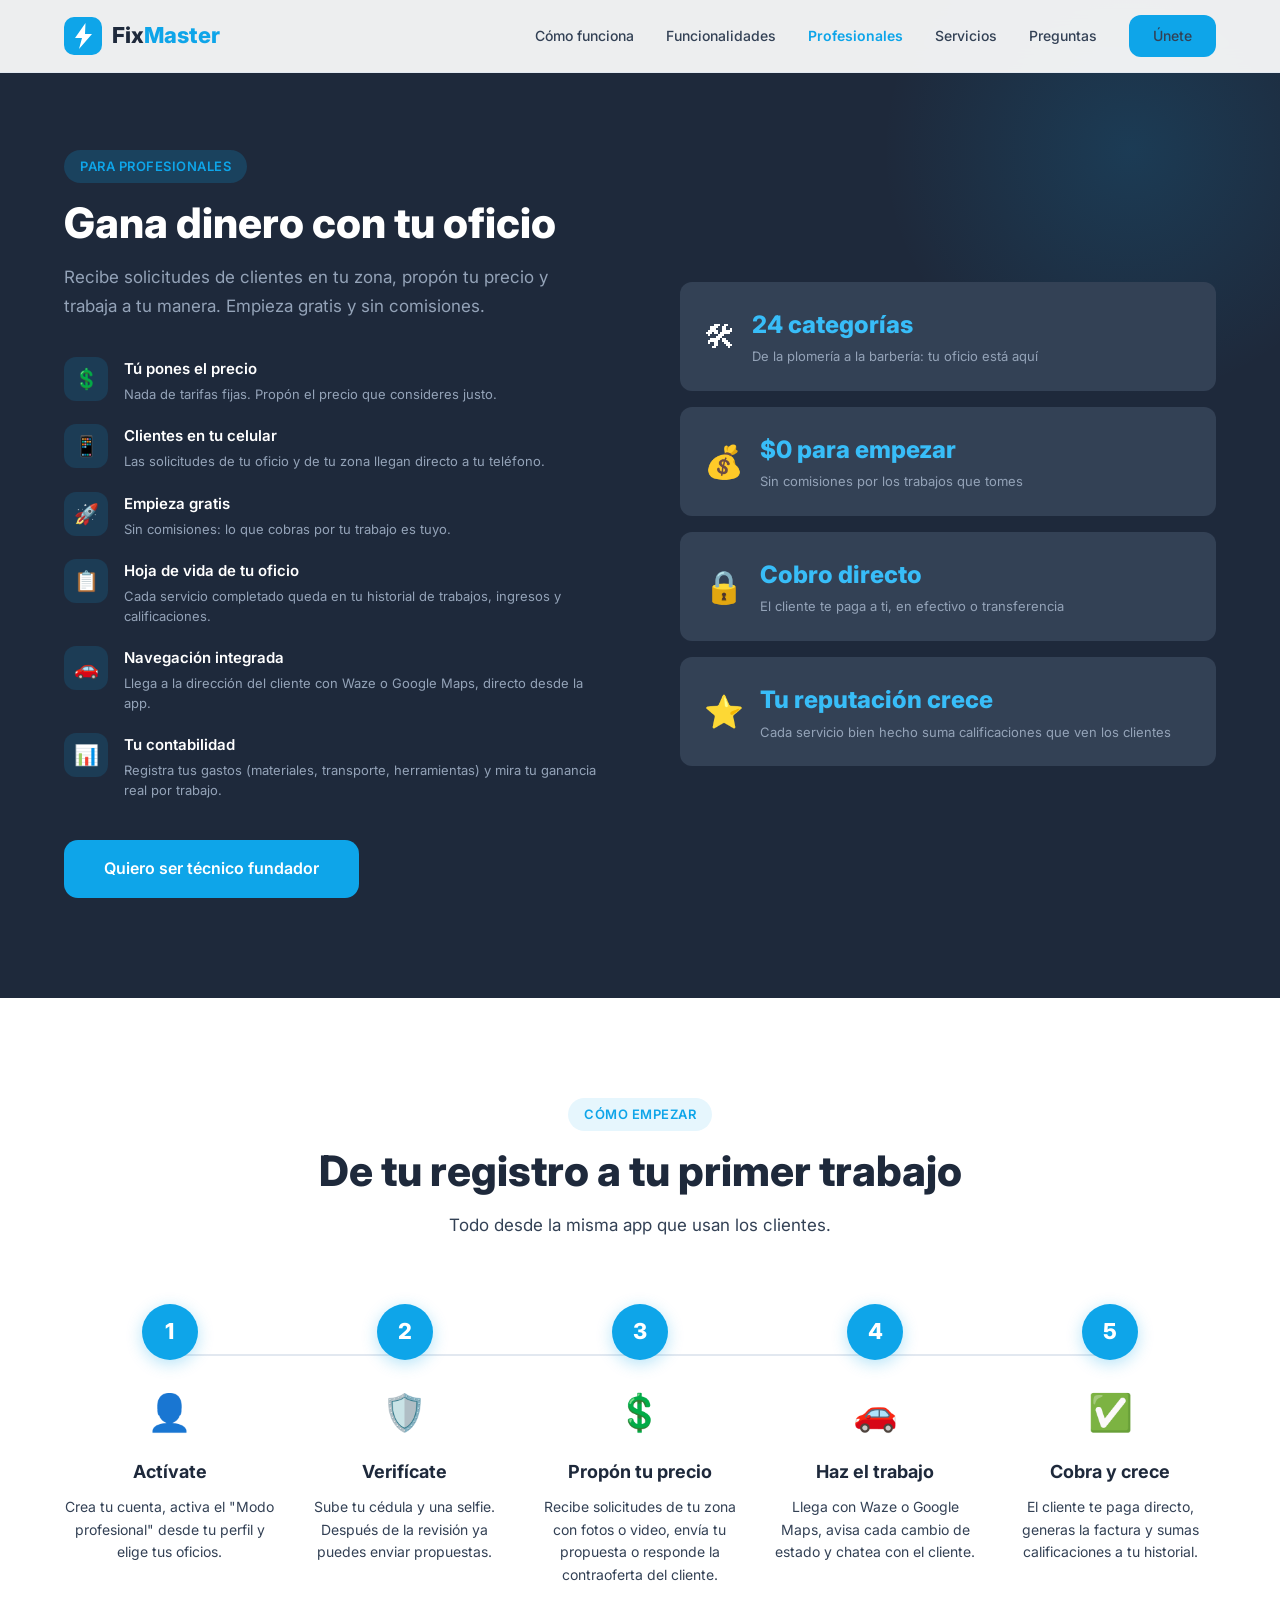
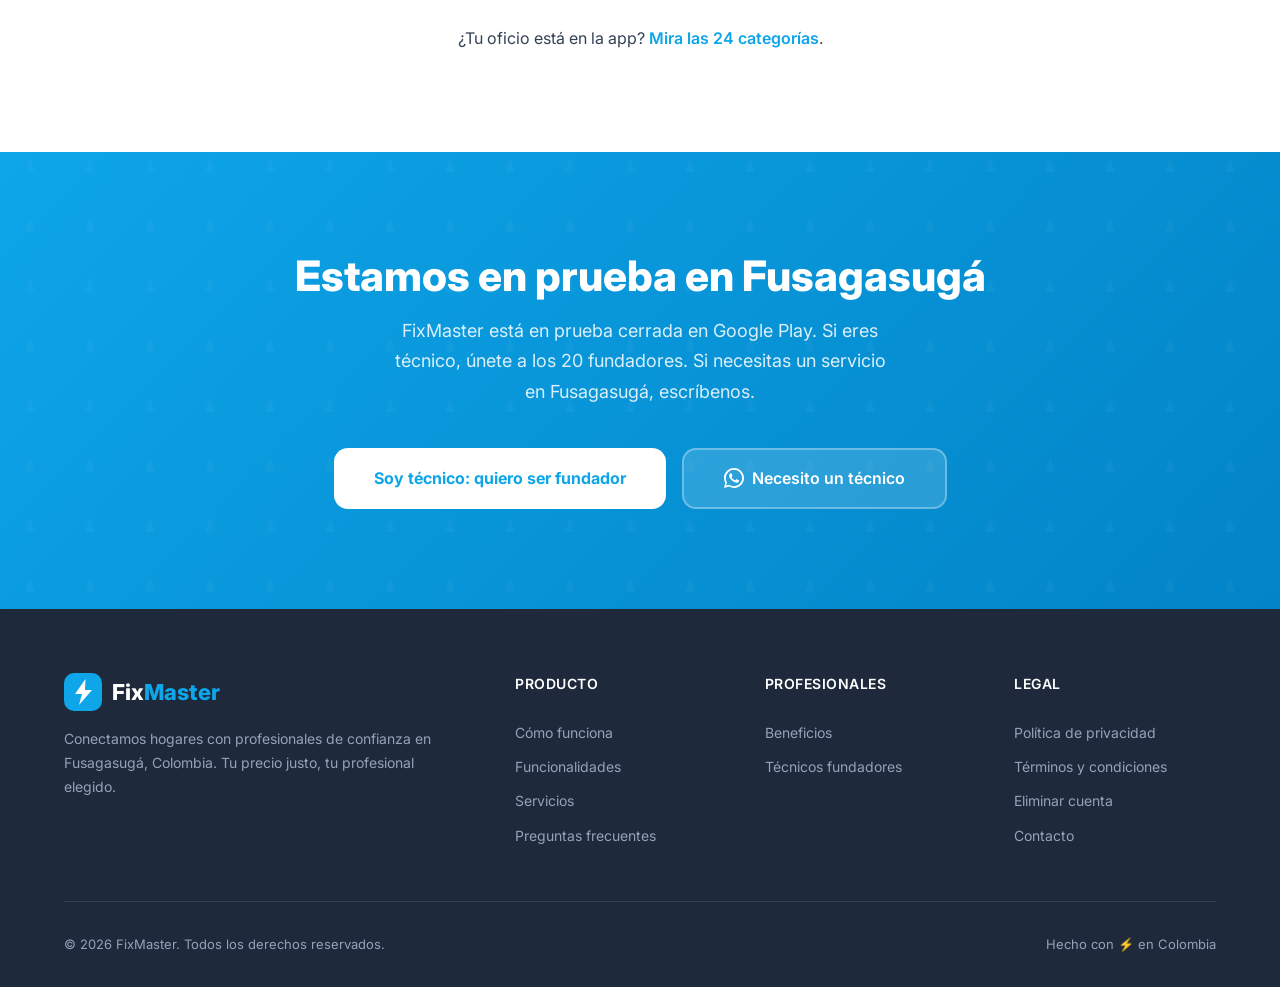
<file: profesionales.html>
<!DOCTYPE html>
<html lang="es-CO">
<head>
  <meta charset="UTF-8">
  <meta name="viewport" content="width=device-width, initial-scale=1.0">
  <title>Trabajo para técnicos en Fusagasugá | FixMaster</title>
  <meta name="description" content="Recibe solicitudes de clientes en tu zona, propón tu precio y trabaja a tu manera. Empieza gratis y sin comisiones con FixMaster en Fusagasugá.">
  <link rel="canonical" href="https://fix-master.com.co/profesionales.html">
  <meta name="theme-color" content="#0EA5E9">

  <!-- Vista previa al compartir el enlace -->
  <meta property="og:site_name" content="FixMaster">
  <meta property="og:title" content="FixMaster para profesionales">
  <meta property="og:description" content="Recibe solicitudes de clientes en tu zona, propón tu precio y trabaja a tu manera. Empieza gratis y sin comisiones con FixMaster en Fusagasugá.">
  <meta property="og:type" content="website">
  <meta property="og:url" content="https://fix-master.com.co/profesionales.html">
  <meta property="og:locale" content="es_CO">
  <meta property="og:image" content="https://fix-master.com.co/og-image.jpg">
  <meta property="og:image:width" content="1200">
  <meta property="og:image:height" content="630">
  <meta property="og:image:alt" content="FixMaster: profesionales del hogar de confianza">
  <meta name="twitter:card" content="summary_large_image">

  <link rel="icon" href="/favicon.ico" sizes="32x32">
  <link rel="icon" href="/favicon.svg" type="image/svg+xml">
  <link rel="apple-touch-icon" href="/apple-touch-icon.png">

  <link rel="preconnect" href="https://fonts.googleapis.com">
  <link rel="preconnect" href="https://fonts.gstatic.com" crossorigin>
  <link href="https://fonts.googleapis.com/css2?family=Inter:wght@400;500;600;700;800&display=swap" rel="stylesheet">
  <link rel="stylesheet" href="css/estilos.css?v=20260911">
</head>
<body>

  <!-- ====== NAV (igual en todas las páginas: si cambias el menú, cámbialo en todas) ====== -->
  <nav id="navbar">
    <div class="container nav-inner">
      <a href="index.html" class="logo">
        <svg class="logo-icon" viewBox="0 0 38 38" fill="none" xmlns="http://www.w3.org/2000/svg" aria-hidden="true">
          <rect width="38" height="38" rx="10" fill="#0EA5E9"/>
          <path d="M21.5 6L11 21h7L15 32l13-15h-7z" fill="white"/>
        </svg>
        <span><span class="logo-fix">Fix</span><span class="logo-master">Master</span></span>
      </a>
      <div class="nav-links">
        <a href="como-funciona.html">Cómo funciona</a>
        <a href="funcionalidades.html">Funcionalidades</a>
        <a href="profesionales.html" aria-current="page">Profesionales</a>
        <a href="servicios.html">Servicios</a>
        <a href="preguntas-frecuentes.html">Preguntas</a>
        <a href="#unete" class="btn btn-primary nav-cta">Únete</a>
      </div>
      <button class="hamburger" onclick="toggleMenu()" aria-label="Menú">
        <span></span>
        <span></span>
        <span></span>
      </button>
    </div>
    <div class="mobile-menu" id="mobileMenu">
      <a href="como-funciona.html">Cómo funciona</a>
      <a href="funcionalidades.html">Funcionalidades</a>
      <a href="profesionales.html" aria-current="page">Profesionales</a>
      <a href="servicios.html">Servicios</a>
      <a href="preguntas-frecuentes.html">Preguntas frecuentes</a>
      <a href="#unete" onclick="closeMenu()">Únete a la prueba</a>
    </div>
  </nav>

  <!-- ====== PROFESIONALES (sin "reveal": es lo primero que se ve) ====== -->
  <section class="pro-section pagina">
    <div class="container">
      <div class="pro-grid">
        <div class="pro-content">
          <span class="section-label">Para profesionales</span>
          <h1 class="section-title">Gana dinero con tu oficio</h1>
          <p class="section-subtitle">
            Recibe solicitudes de clientes en tu zona, propón tu precio y trabaja a tu manera. Empieza gratis y sin comisiones.
          </p>
          <div class="pro-benefits">
            <div class="pro-benefit">
              <div class="pro-benefit-icon" aria-hidden="true">&#128178;</div>
              <div>
                <div class="pro-benefit-title">Tú pones el precio</div>
                <div class="pro-benefit-desc">Nada de tarifas fijas. Propón el precio que consideres justo.</div>
              </div>
            </div>
            <div class="pro-benefit">
              <div class="pro-benefit-icon" aria-hidden="true">&#128241;</div>
              <div>
                <div class="pro-benefit-title">Clientes en tu celular</div>
                <div class="pro-benefit-desc">Las solicitudes de tu oficio y de tu zona llegan directo a tu teléfono.</div>
              </div>
            </div>
            <div class="pro-benefit">
              <div class="pro-benefit-icon" aria-hidden="true">&#128640;</div>
              <div>
                <div class="pro-benefit-title">Empieza gratis</div>
                <div class="pro-benefit-desc">Sin comisiones: lo que cobras por tu trabajo es tuyo.</div>
              </div>
            </div>
            <div class="pro-benefit">
              <div class="pro-benefit-icon" aria-hidden="true">&#128203;</div>
              <div>
                <div class="pro-benefit-title">Hoja de vida de tu oficio</div>
                <div class="pro-benefit-desc">Cada servicio completado queda en tu historial de trabajos, ingresos y calificaciones.</div>
              </div>
            </div>
            <div class="pro-benefit">
              <div class="pro-benefit-icon" aria-hidden="true">&#128663;</div>
              <div>
                <div class="pro-benefit-title">Navegación integrada</div>
                <div class="pro-benefit-desc">Llega a la dirección del cliente con Waze o Google Maps, directo desde la app.</div>
              </div>
            </div>
            <div class="pro-benefit">
              <div class="pro-benefit-icon" aria-hidden="true">&#128202;</div>
              <div>
                <div class="pro-benefit-title">Tu contabilidad</div>
                <div class="pro-benefit-desc">Registra tus gastos (materiales, transporte, herramientas) y mira tu ganancia real por trabajo.</div>
              </div>
            </div>
          </div>
          <div style="margin-top: 40px;">
            <a href="fundadores.html" class="btn btn-primary btn-lg">Quiero ser técnico fundador</a>
          </div>
        </div>

        <div class="pro-visual">
          <div class="pro-stat-card">
            <div class="pro-stat-icon" aria-hidden="true">&#128736;</div>
            <div>
              <div class="pro-stat-value">24 categorías</div>
              <div class="pro-stat-label">De la plomería a la barbería: tu oficio está aquí</div>
            </div>
          </div>
          <div class="pro-stat-card">
            <div class="pro-stat-icon" aria-hidden="true">&#128176;</div>
            <div>
              <div class="pro-stat-value">$0 para empezar</div>
              <div class="pro-stat-label">Sin comisiones por los trabajos que tomes</div>
            </div>
          </div>
          <div class="pro-stat-card">
            <div class="pro-stat-icon" aria-hidden="true">&#128274;</div>
            <div>
              <div class="pro-stat-value">Cobro directo</div>
              <div class="pro-stat-label">El cliente te paga a ti, en efectivo o transferencia</div>
            </div>
          </div>
          <div class="pro-stat-card">
            <div class="pro-stat-icon" aria-hidden="true">&#11088;</div>
            <div>
              <div class="pro-stat-value">Tu reputación crece</div>
              <div class="pro-stat-label">Cada servicio bien hecho suma calificaciones que ven los clientes</div>
            </div>
          </div>
        </div>
      </div>
    </div>
  </section>

  <!-- ====== CÓMO EMPEZAR ====== -->
  <section class="how-it-works">
    <div class="container">
      <div class="section-header reveal">
        <span class="section-label">Cómo empezar</span>
        <h2 class="section-title">De tu registro a tu primer trabajo</h2>
        <p class="section-subtitle">Todo desde la misma app que usan los clientes.</p>
      </div>
      <div class="steps-grid">
        <div class="step-card reveal">
          <div class="step-number">1</div>
          <div class="step-icon" aria-hidden="true">&#128100;</div>
          <h3 class="step-title">Actívate</h3>
          <p class="step-desc">Crea tu cuenta, activa el "Modo profesional" desde tu perfil y elige tus oficios.</p>
        </div>
        <div class="step-card reveal">
          <div class="step-number">2</div>
          <div class="step-icon" aria-hidden="true">&#128737;&#65039;</div>
          <h3 class="step-title">Verifícate</h3>
          <p class="step-desc">Sube tu cédula y una selfie. Después de la revisión ya puedes enviar propuestas.</p>
        </div>
        <div class="step-card reveal">
          <div class="step-number">3</div>
          <div class="step-icon" aria-hidden="true">&#128178;</div>
          <h3 class="step-title">Propón tu precio</h3>
          <p class="step-desc">Recibe solicitudes de tu zona con fotos o video, envía tu propuesta o responde la contraoferta del cliente.</p>
        </div>
        <div class="step-card reveal">
          <div class="step-number">4</div>
          <div class="step-icon" aria-hidden="true">&#128663;</div>
          <h3 class="step-title">Haz el trabajo</h3>
          <p class="step-desc">Llega con Waze o Google Maps, avisa cada cambio de estado y chatea con el cliente.</p>
        </div>
        <div class="step-card reveal">
          <div class="step-number">5</div>
          <div class="step-icon" aria-hidden="true">&#9989;</div>
          <h3 class="step-title">Cobra y crece</h3>
          <p class="step-desc">El cliente te paga directo, generas la factura y sumas calificaciones a tu historial.</p>
        </div>
      </div>
      <p class="nota-centro">¿Tu oficio está en la app? <a href="servicios.html">Mira las 24 categorías</a>.</p>
    </div>
  </section>

  <!-- ====== ÚNETE (igual en todas las páginas) ====== -->
  <section class="cta-section" id="unete">
    <div class="container">
      <div class="reveal">
        <h2 class="section-title">Estamos en prueba en Fusagasugá</h2>
        <p class="cta-desc">
          FixMaster está en prueba cerrada en Google Play. Si eres técnico, únete a los 20 fundadores. Si necesitas un servicio en Fusagasugá, escríbenos.
        </p>
        <div class="cta-buttons">
          <a href="fundadores.html" class="btn btn-white btn-lg">Soy técnico: quiero ser fundador</a>
          <a href="https://wa.me/573018978892?text=Hola%2C%20necesito%20un%20t%C3%A9cnico%20en%20Fusagasug%C3%A1" target="_blank" rel="noopener" class="btn btn-ghost btn-lg">
            <img src="img/whatsapp.svg" alt="" width="20" height="20">
            Necesito un técnico
          </a>
        </div>
      </div>
    </div>
  </section>

  <!-- ====== FOOTER (igual en todas las páginas) ====== -->
  <footer>
    <div class="container">
      <div class="footer-grid">
        <div class="footer-brand">
          <div class="logo">
            <svg class="logo-icon" viewBox="0 0 38 38" fill="none" xmlns="http://www.w3.org/2000/svg" width="32" height="32" aria-hidden="true">
              <rect width="38" height="38" rx="10" fill="#0EA5E9"/>
              <path d="M21.5 6L11 21h7L15 32l13-15h-7z" fill="white"/>
            </svg>
            <span><span class="logo-fix">Fix</span><span class="logo-master">Master</span></span>
          </div>
          <p class="footer-desc">
            Conectamos hogares con profesionales de confianza en Fusagasugá, Colombia. Tu precio justo, tu profesional elegido.
          </p>
        </div>

        <div class="footer-col">
          <h4>Producto</h4>
          <a href="como-funciona.html">Cómo funciona</a>
          <a href="funcionalidades.html">Funcionalidades</a>
          <a href="servicios.html">Servicios</a>
          <a href="preguntas-frecuentes.html">Preguntas frecuentes</a>
        </div>

        <div class="footer-col">
          <h4>Profesionales</h4>
          <a href="profesionales.html">Beneficios</a>
          <a href="fundadores.html">Técnicos fundadores</a>
        </div>

        <div class="footer-col">
          <h4>Legal</h4>
          <a href="privacidad.html">Política de privacidad</a>
          <a href="terminos.html">Términos y condiciones</a>
          <a href="eliminar-cuenta.html">Eliminar cuenta</a>
          <a href="mailto:fixmasterappp@gmail.com">Contacto</a>
        </div>
      </div>

      <div class="footer-bottom">
        <span>&copy; 2026 FixMaster. Todos los derechos reservados.</span>
        <span>Hecho con &#9889; en Colombia</span>
      </div>
    </div>
  </footer>

  <script src="js/sitio.js?v=20260911"></script>
</body>
</html>
</file>
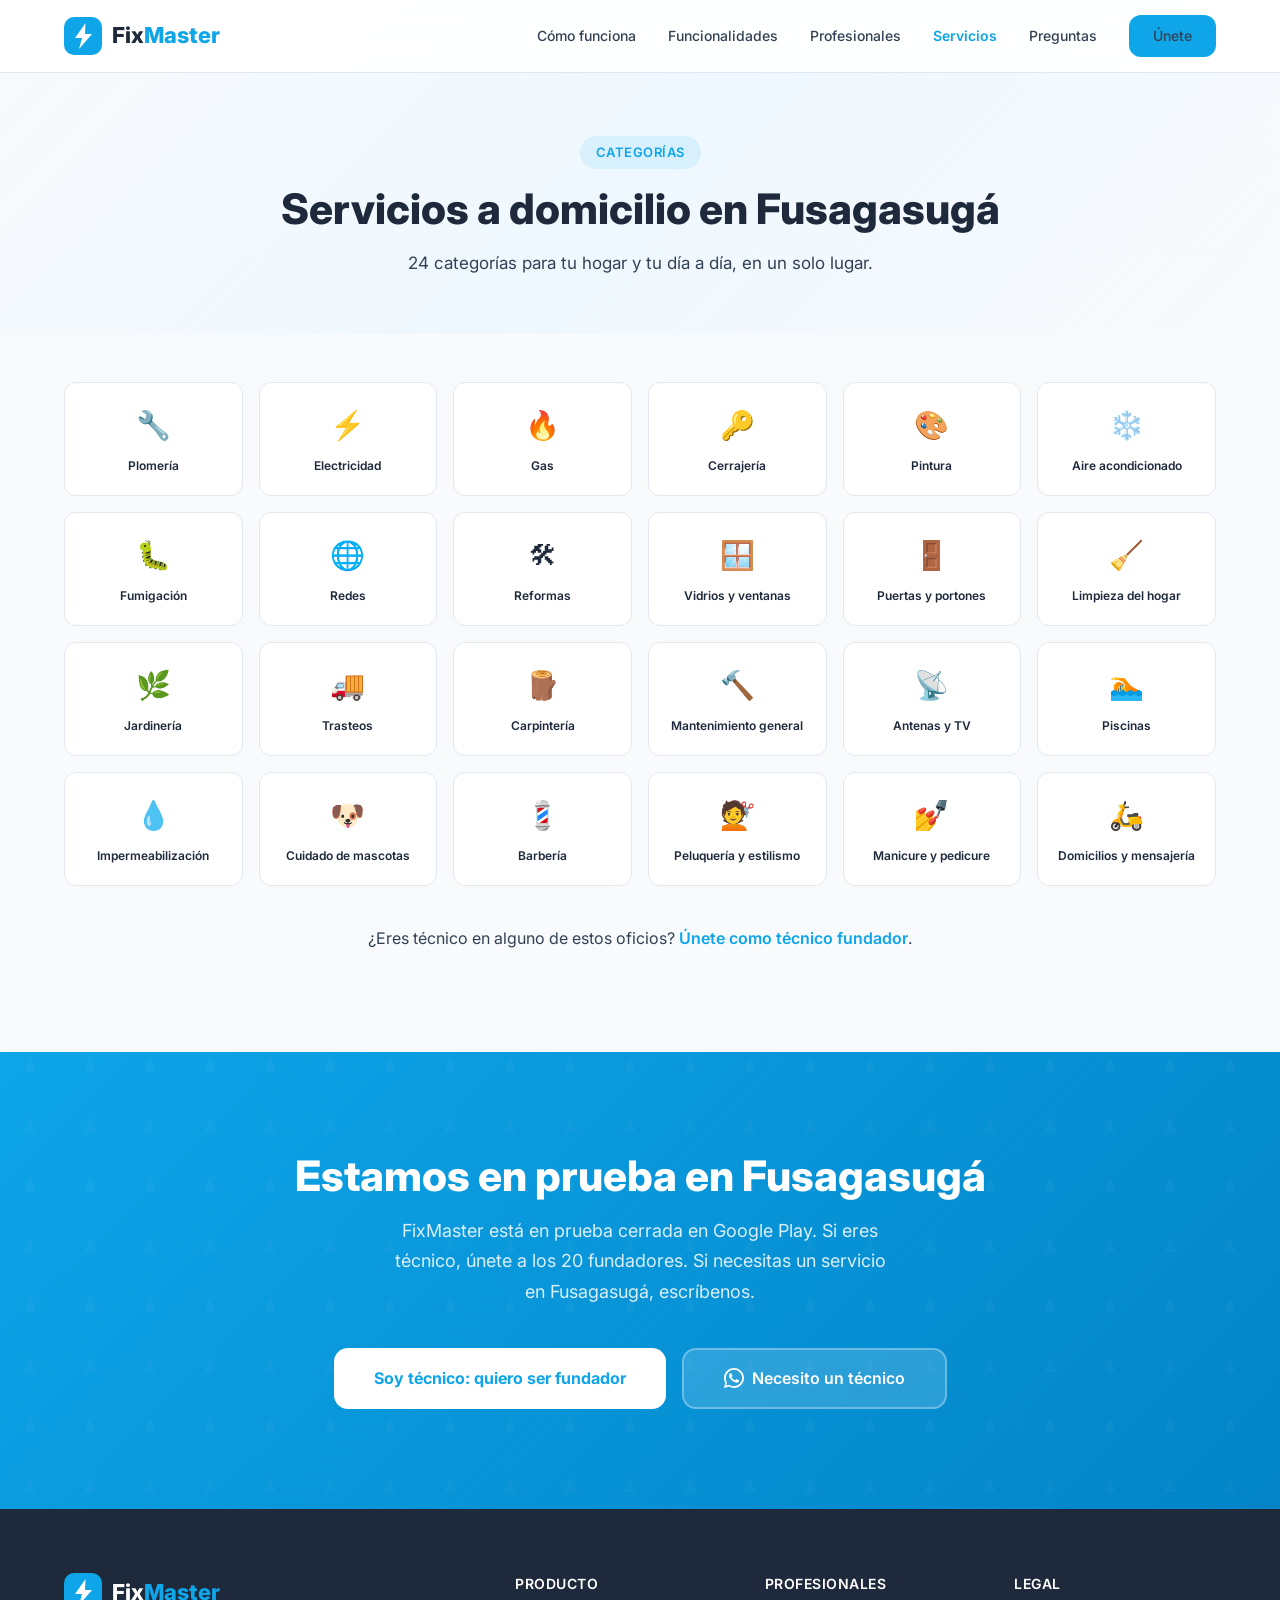
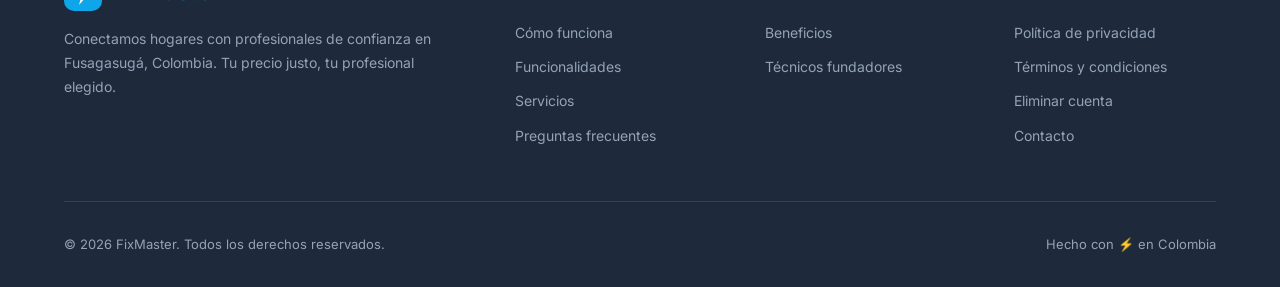
<file: servicios.html>
<!DOCTYPE html>
<html lang="es-CO">
<head>
  <meta charset="UTF-8">
  <meta name="viewport" content="width=device-width, initial-scale=1.0">
  <title>Servicios a domicilio en Fusagasugá | FixMaster</title>
  <meta name="description" content="24 categorías a domicilio en Fusagasugá: plomería, electricidad, cerrajería, pintura, aire acondicionado, barbería, domicilios y más.">
  <link rel="canonical" href="https://fix-master.com.co/servicios.html">
  <meta name="theme-color" content="#0EA5E9">

  <!-- Vista previa al compartir el enlace -->
  <meta property="og:site_name" content="FixMaster">
  <meta property="og:title" content="Servicios a domicilio en Fusagasugá">
  <meta property="og:description" content="24 categorías a domicilio en Fusagasugá: plomería, electricidad, cerrajería, pintura, aire acondicionado, barbería, domicilios y más.">
  <meta property="og:type" content="website">
  <meta property="og:url" content="https://fix-master.com.co/servicios.html">
  <meta property="og:locale" content="es_CO">
  <meta property="og:image" content="https://fix-master.com.co/og-image.jpg">
  <meta property="og:image:width" content="1200">
  <meta property="og:image:height" content="630">
  <meta property="og:image:alt" content="FixMaster: profesionales del hogar de confianza">
  <meta name="twitter:card" content="summary_large_image">

  <link rel="icon" href="/favicon.ico" sizes="32x32">
  <link rel="icon" href="/favicon.svg" type="image/svg+xml">
  <link rel="apple-touch-icon" href="/apple-touch-icon.png">

  <link rel="preconnect" href="https://fonts.googleapis.com">
  <link rel="preconnect" href="https://fonts.gstatic.com" crossorigin>
  <link href="https://fonts.googleapis.com/css2?family=Inter:wght@400;500;600;700;800&display=swap" rel="stylesheet">
  <link rel="stylesheet" href="css/estilos.css?v=20260911">
</head>
<body>

  <!-- ====== NAV (igual en todas las páginas: si cambias el menú, cámbialo en todas) ====== -->
  <nav id="navbar">
    <div class="container nav-inner">
      <a href="index.html" class="logo">
        <svg class="logo-icon" viewBox="0 0 38 38" fill="none" xmlns="http://www.w3.org/2000/svg" aria-hidden="true">
          <rect width="38" height="38" rx="10" fill="#0EA5E9"/>
          <path d="M21.5 6L11 21h7L15 32l13-15h-7z" fill="white"/>
        </svg>
        <span><span class="logo-fix">Fix</span><span class="logo-master">Master</span></span>
      </a>
      <div class="nav-links">
        <a href="como-funciona.html">Cómo funciona</a>
        <a href="funcionalidades.html">Funcionalidades</a>
        <a href="profesionales.html">Profesionales</a>
        <a href="servicios.html" aria-current="page">Servicios</a>
        <a href="preguntas-frecuentes.html">Preguntas</a>
        <a href="#unete" class="btn btn-primary nav-cta">Únete</a>
      </div>
      <button class="hamburger" onclick="toggleMenu()" aria-label="Menú">
        <span></span>
        <span></span>
        <span></span>
      </button>
    </div>
    <div class="mobile-menu" id="mobileMenu">
      <a href="como-funciona.html">Cómo funciona</a>
      <a href="funcionalidades.html">Funcionalidades</a>
      <a href="profesionales.html">Profesionales</a>
      <a href="servicios.html" aria-current="page">Servicios</a>
      <a href="preguntas-frecuentes.html">Preguntas frecuentes</a>
      <a href="#unete" onclick="closeMenu()">Únete a la prueba</a>
    </div>
  </nav>

  <!-- ====== ENCABEZADO ====== -->
  <header class="page-hero">
    <div class="container">
      <span class="section-label">Categorías</span>
      <h1 class="section-title">Servicios a domicilio en Fusagasugá</h1>
      <p class="section-subtitle">24 categorías para tu hogar y tu día a día, en un solo lugar.</p>
    </div>
  </header>

  <!-- ====== CATEGORÍAS (las mismas de lib/core/constants/categorias.dart) ====== -->
  <section>
    <div class="container">
      <ul class="categories-grid reveal">
        <li class="cat-item"><div class="cat-icon" aria-hidden="true">&#128295;</div><div class="cat-name">Plomería</div></li>
        <li class="cat-item"><div class="cat-icon" aria-hidden="true">&#9889;</div><div class="cat-name">Electricidad</div></li>
        <li class="cat-item"><div class="cat-icon" aria-hidden="true">&#128293;</div><div class="cat-name">Gas</div></li>
        <li class="cat-item"><div class="cat-icon" aria-hidden="true">&#128273;</div><div class="cat-name">Cerrajería</div></li>
        <li class="cat-item"><div class="cat-icon" aria-hidden="true">&#127912;</div><div class="cat-name">Pintura</div></li>
        <li class="cat-item"><div class="cat-icon" aria-hidden="true">&#10052;&#65039;</div><div class="cat-name">Aire acondicionado</div></li>
        <li class="cat-item"><div class="cat-icon" aria-hidden="true">&#128027;</div><div class="cat-name">Fumigación</div></li>
        <li class="cat-item"><div class="cat-icon" aria-hidden="true">&#127760;</div><div class="cat-name">Redes</div></li>
        <li class="cat-item"><div class="cat-icon" aria-hidden="true">&#128736;</div><div class="cat-name">Reformas</div></li>
        <li class="cat-item"><div class="cat-icon" aria-hidden="true">&#129695;</div><div class="cat-name">Vidrios y ventanas</div></li>
        <li class="cat-item"><div class="cat-icon" aria-hidden="true">&#128682;</div><div class="cat-name">Puertas y portones</div></li>
        <li class="cat-item"><div class="cat-icon" aria-hidden="true">&#129529;</div><div class="cat-name">Limpieza del hogar</div></li>
        <li class="cat-item"><div class="cat-icon" aria-hidden="true">&#127807;</div><div class="cat-name">Jardinería</div></li>
        <li class="cat-item"><div class="cat-icon" aria-hidden="true">&#128666;</div><div class="cat-name">Trasteos</div></li>
        <li class="cat-item"><div class="cat-icon" aria-hidden="true">&#129717;</div><div class="cat-name">Carpintería</div></li>
        <li class="cat-item"><div class="cat-icon" aria-hidden="true">&#128296;</div><div class="cat-name">Mantenimiento general</div></li>
        <li class="cat-item"><div class="cat-icon" aria-hidden="true">&#128225;</div><div class="cat-name">Antenas y TV</div></li>
        <li class="cat-item"><div class="cat-icon" aria-hidden="true">&#127946;</div><div class="cat-name">Piscinas</div></li>
        <li class="cat-item"><div class="cat-icon" aria-hidden="true">&#128167;</div><div class="cat-name">Impermeabilización</div></li>
        <li class="cat-item"><div class="cat-icon" aria-hidden="true">&#128054;</div><div class="cat-name">Cuidado de mascotas</div></li>
        <li class="cat-item"><div class="cat-icon" aria-hidden="true">&#128136;</div><div class="cat-name">Barbería</div></li>
        <li class="cat-item"><div class="cat-icon" aria-hidden="true">&#128135;</div><div class="cat-name">Peluquería y estilismo</div></li>
        <li class="cat-item"><div class="cat-icon" aria-hidden="true">&#128133;</div><div class="cat-name">Manicure y pedicure</div></li>
        <li class="cat-item"><div class="cat-icon" aria-hidden="true">&#128757;</div><div class="cat-name">Domicilios y mensajería</div></li>
      </ul>
      <p class="nota-centro">¿Eres técnico en alguno de estos oficios? <a href="fundadores.html">Únete como técnico fundador</a>.</p>
    </div>
  </section>

  <!-- ====== ÚNETE (igual en todas las páginas) ====== -->
  <section class="cta-section" id="unete">
    <div class="container">
      <div class="reveal">
        <h2 class="section-title">Estamos en prueba en Fusagasugá</h2>
        <p class="cta-desc">
          FixMaster está en prueba cerrada en Google Play. Si eres técnico, únete a los 20 fundadores. Si necesitas un servicio en Fusagasugá, escríbenos.
        </p>
        <div class="cta-buttons">
          <a href="fundadores.html" class="btn btn-white btn-lg">Soy técnico: quiero ser fundador</a>
          <a href="https://wa.me/573018978892?text=Hola%2C%20necesito%20un%20t%C3%A9cnico%20en%20Fusagasug%C3%A1" target="_blank" rel="noopener" class="btn btn-ghost btn-lg">
            <img src="img/whatsapp.svg" alt="" width="20" height="20">
            Necesito un técnico
          </a>
        </div>
      </div>
    </div>
  </section>

  <!-- ====== FOOTER (igual en todas las páginas) ====== -->
  <footer>
    <div class="container">
      <div class="footer-grid">
        <div class="footer-brand">
          <div class="logo">
            <svg class="logo-icon" viewBox="0 0 38 38" fill="none" xmlns="http://www.w3.org/2000/svg" width="32" height="32" aria-hidden="true">
              <rect width="38" height="38" rx="10" fill="#0EA5E9"/>
              <path d="M21.5 6L11 21h7L15 32l13-15h-7z" fill="white"/>
            </svg>
            <span><span class="logo-fix">Fix</span><span class="logo-master">Master</span></span>
          </div>
          <p class="footer-desc">
            Conectamos hogares con profesionales de confianza en Fusagasugá, Colombia. Tu precio justo, tu profesional elegido.
          </p>
        </div>

        <div class="footer-col">
          <h4>Producto</h4>
          <a href="como-funciona.html">Cómo funciona</a>
          <a href="funcionalidades.html">Funcionalidades</a>
          <a href="servicios.html">Servicios</a>
          <a href="preguntas-frecuentes.html">Preguntas frecuentes</a>
        </div>

        <div class="footer-col">
          <h4>Profesionales</h4>
          <a href="profesionales.html">Beneficios</a>
          <a href="fundadores.html">Técnicos fundadores</a>
        </div>

        <div class="footer-col">
          <h4>Legal</h4>
          <a href="privacidad.html">Política de privacidad</a>
          <a href="terminos.html">Términos y condiciones</a>
          <a href="eliminar-cuenta.html">Eliminar cuenta</a>
          <a href="mailto:fixmasterappp@gmail.com">Contacto</a>
        </div>
      </div>

      <div class="footer-bottom">
        <span>&copy; 2026 FixMaster. Todos los derechos reservados.</span>
        <span>Hecho con &#9889; en Colombia</span>
      </div>
    </div>
  </footer>

  <script src="js/sitio.js?v=20260911"></script>
</body>
</html>
</file>
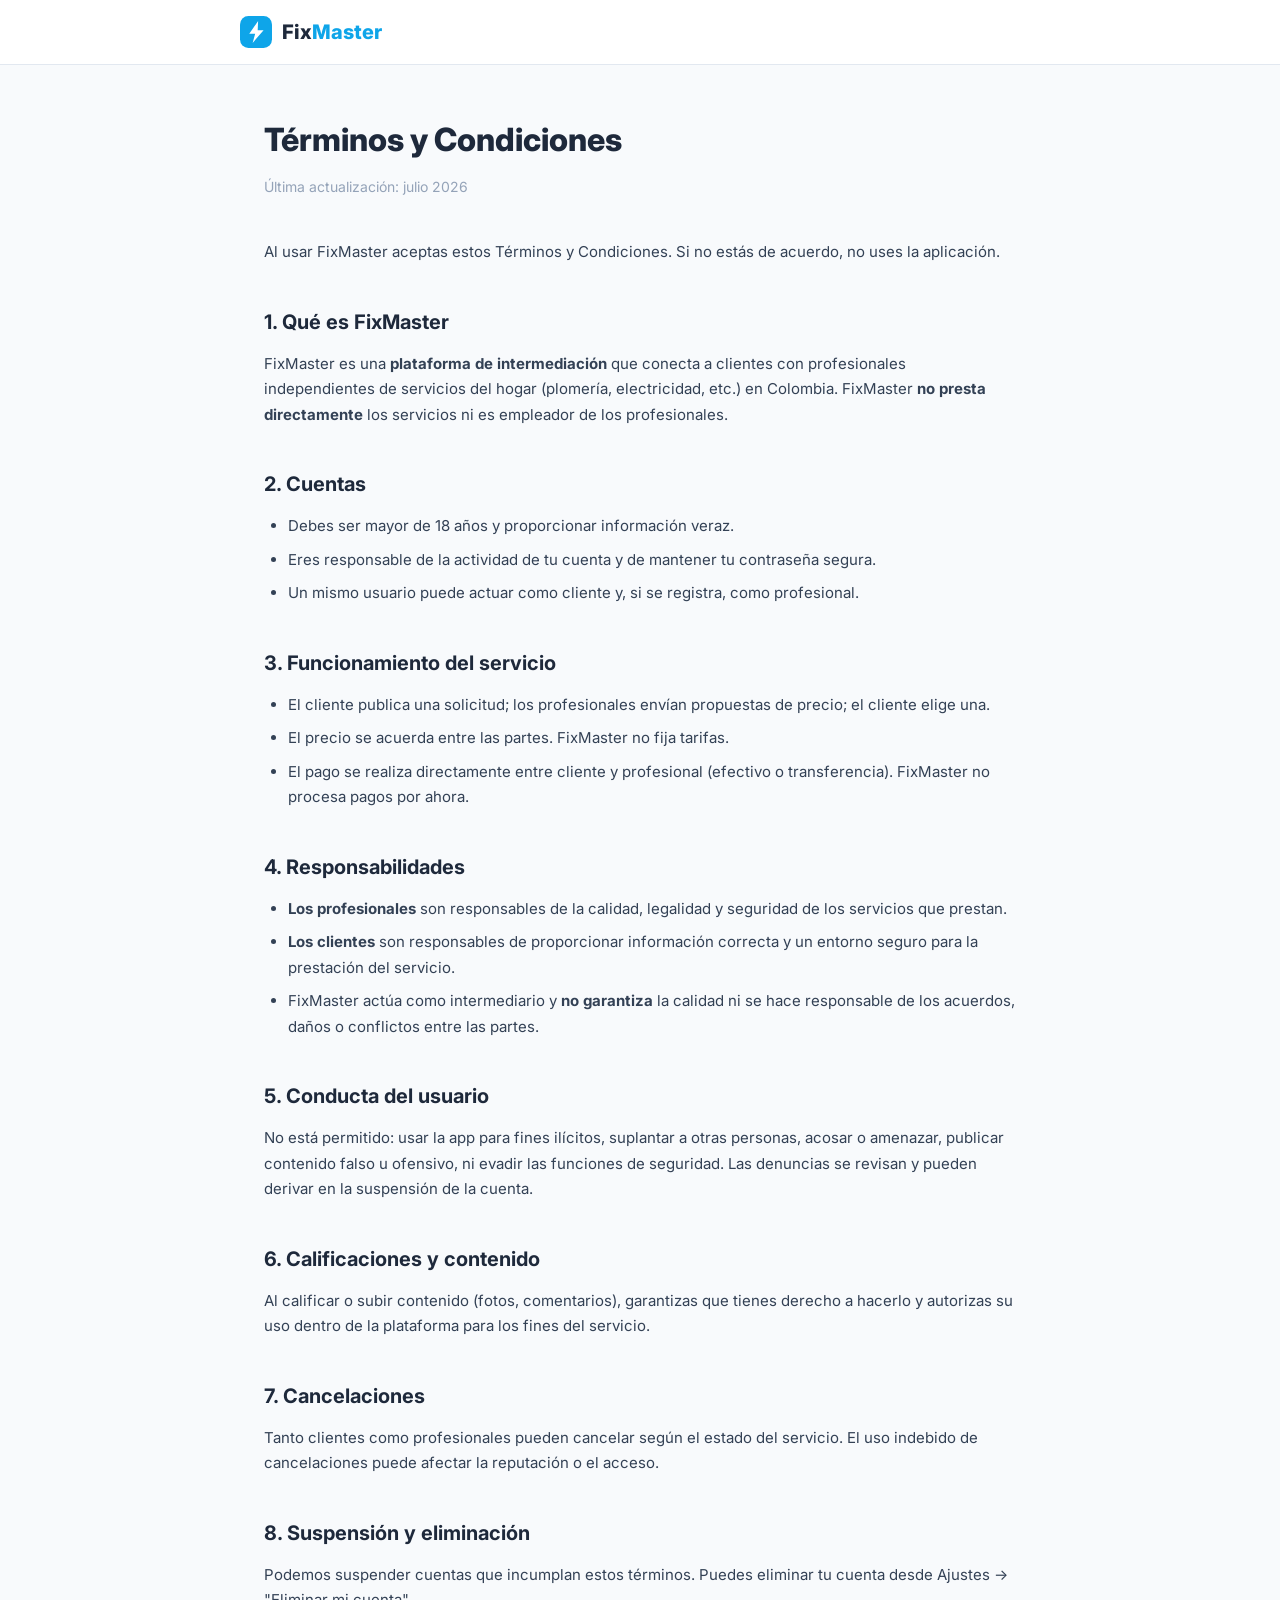
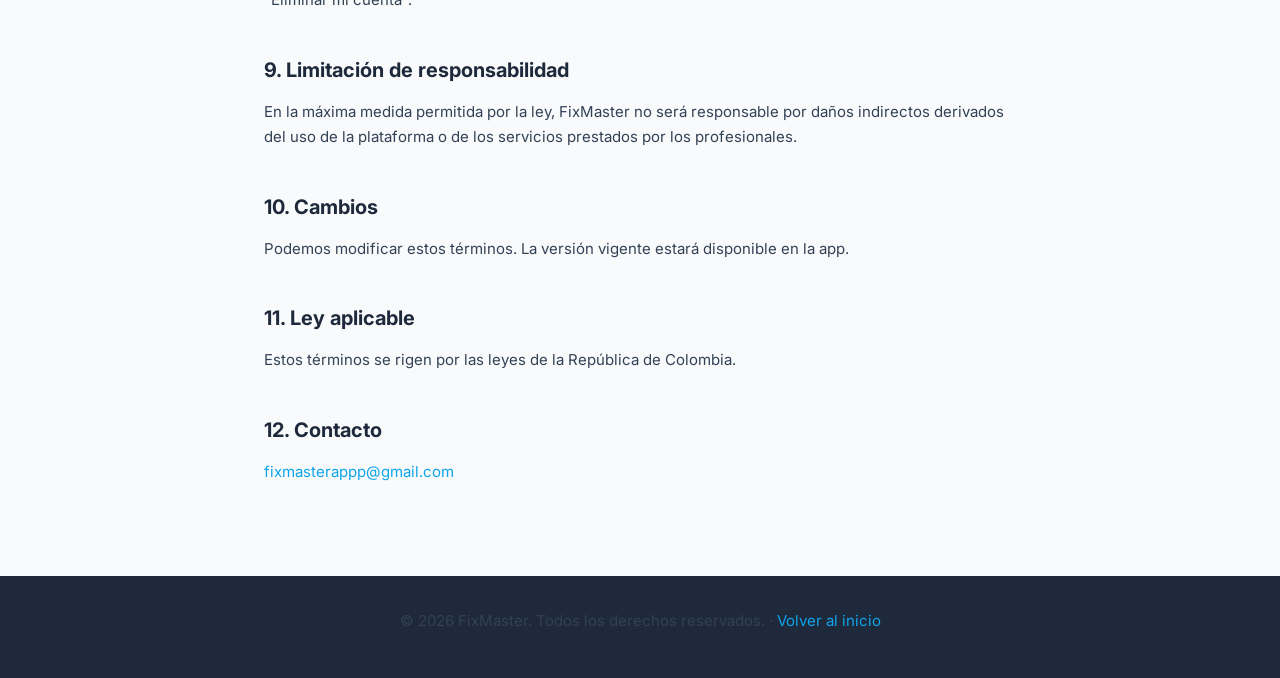
<file: terminos.html>
<!DOCTYPE html>
<html lang="es-CO">
<head>
  <meta charset="UTF-8">
  <meta name="viewport" content="width=device-width, initial-scale=1.0">
  <title>Términos y Condiciones — FixMaster</title>
  <meta name="description" content="Términos y condiciones de uso de FixMaster, la app para contratar profesionales del hogar en Colombia.">
  <link rel="canonical" href="https://fix-master.com.co/terminos.html">
  <meta name="theme-color" content="#0EA5E9">
  <link rel="icon" href="/favicon.ico" sizes="32x32">
  <link rel="icon" href="/favicon.svg" type="image/svg+xml">
  <link rel="apple-touch-icon" href="/apple-touch-icon.png">
  <link rel="preconnect" href="https://fonts.googleapis.com">
  <link rel="preconnect" href="https://fonts.gstatic.com" crossorigin>
  <link href="https://fonts.googleapis.com/css2?family=Inter:wght@400;500;600;700;800&display=swap" rel="stylesheet">
  <style>
    *, *::before, *::after { box-sizing: border-box; margin: 0; padding: 0; }
    :root {
      --primary: #0EA5E9;
      --dark: #1E293B;
      --surface: #334155;
      --bg: #F8FAFC;
      --border: #E2E8F0;
      --muted: #94A3B8;
      --white: #FFFFFF;
    }
    html { scroll-behavior: smooth; }
    body {
      font-family: 'Inter', -apple-system, BlinkMacSystemFont, 'Segoe UI', sans-serif;
      color: var(--dark);
      background: var(--bg);
      line-height: 1.7;
      -webkit-font-smoothing: antialiased;
    }
    a { color: var(--primary); text-decoration: none; }
    a:hover { text-decoration: underline; }

    nav {
      background: var(--white);
      border-bottom: 1px solid var(--border);
      padding: 0 24px;
    }
    .nav-inner {
      max-width: 800px;
      margin: 0 auto;
      display: flex;
      align-items: center;
      height: 64px;
    }
    .logo {
      display: flex;
      align-items: center;
      gap: 10px;
      font-size: 20px;
      font-weight: 800;
      text-decoration: none;
      color: inherit;
    }
    .logo-icon { width: 32px; height: 32px; }
    .logo-fix { color: var(--dark); }
    .logo-master { color: var(--primary); }

    main {
      max-width: 800px;
      margin: 0 auto;
      padding: 48px 24px 80px;
    }
    h1 {
      font-size: 32px;
      font-weight: 800;
      margin-bottom: 8px;
    }
    .updated {
      font-size: 14px;
      color: var(--muted);
      margin-bottom: 40px;
    }
    h2 {
      font-size: 20px;
      font-weight: 700;
      margin-top: 40px;
      margin-bottom: 12px;
      color: var(--dark);
    }
    p, li {
      font-size: 15px;
      color: var(--surface);
      margin-bottom: 12px;
    }
    ul {
      padding-left: 24px;
      margin-bottom: 16px;
    }
    li { margin-bottom: 8px; list-style: disc; }

    footer {
      background: var(--dark);
      color: var(--muted);
      text-align: center;
      padding: 32px 24px;
      font-size: 13px;
    }
    footer a { color: var(--primary); }
  </style>
</head>
<body>
  <nav>
    <div class="nav-inner">
      <a href="index.html" class="logo">
        <svg class="logo-icon" viewBox="0 0 38 38" fill="none" xmlns="http://www.w3.org/2000/svg">
          <rect width="38" height="38" rx="10" fill="#0EA5E9"/>
          <path d="M21.5 6L11 21h7L15 32l13-15h-7z" fill="white"/>
        </svg>
        <span><span class="logo-fix">Fix</span><span class="logo-master">Master</span></span>
      </a>
    </div>
  </nav>

  <main>
    <h1>Términos y Condiciones</h1>
    <p class="updated">Última actualización: julio 2026</p>

    <p>
      Al usar FixMaster aceptas estos Términos y Condiciones. Si no estás de acuerdo,
      no uses la aplicación.
    </p>

    <h2>1. Qué es FixMaster</h2>
    <p>
      FixMaster es una <strong>plataforma de intermediación</strong> que conecta a clientes con
      profesionales independientes de servicios del hogar (plomería, electricidad,
      etc.) en Colombia. FixMaster <strong>no presta directamente</strong> los servicios ni es
      empleador de los profesionales.
    </p>

    <h2>2. Cuentas</h2>
    <ul>
      <li>Debes ser mayor de 18 años y proporcionar información veraz.</li>
      <li>Eres responsable de la actividad de tu cuenta y de mantener tu contraseña segura.</li>
      <li>Un mismo usuario puede actuar como cliente y, si se registra, como profesional.</li>
    </ul>

    <h2>3. Funcionamiento del servicio</h2>
    <ul>
      <li>El cliente publica una solicitud; los profesionales envían propuestas de precio; el cliente elige una.</li>
      <li>El precio se acuerda entre las partes. FixMaster no fija tarifas.</li>
      <li>El pago se realiza directamente entre cliente y profesional (efectivo o transferencia). FixMaster no procesa pagos por ahora.</li>
    </ul>

    <h2>4. Responsabilidades</h2>
    <ul>
      <li><strong>Los profesionales</strong> son responsables de la calidad, legalidad y seguridad de los servicios que prestan.</li>
      <li><strong>Los clientes</strong> son responsables de proporcionar información correcta y un entorno seguro para la prestación del servicio.</li>
      <li>FixMaster actúa como intermediario y <strong>no garantiza</strong> la calidad ni se hace responsable de los acuerdos, daños o conflictos entre las partes.</li>
    </ul>

    <h2>5. Conducta del usuario</h2>
    <p>
      No está permitido: usar la app para fines ilícitos, suplantar a otras personas,
      acosar o amenazar, publicar contenido falso u ofensivo, ni evadir las
      funciones de seguridad. Las denuncias se revisan y pueden derivar en la
      suspensión de la cuenta.
    </p>

    <h2>6. Calificaciones y contenido</h2>
    <p>
      Al calificar o subir contenido (fotos, comentarios), garantizas que tienes
      derecho a hacerlo y autorizas su uso dentro de la plataforma para los fines del
      servicio.
    </p>

    <h2>7. Cancelaciones</h2>
    <p>
      Tanto clientes como profesionales pueden cancelar según el estado del servicio.
      El uso indebido de cancelaciones puede afectar la reputación o el acceso.
    </p>

    <h2>8. Suspensión y eliminación</h2>
    <p>
      Podemos suspender cuentas que incumplan estos términos. Puedes eliminar tu
      cuenta desde Ajustes &rarr; "Eliminar mi cuenta".
    </p>

    <h2>9. Limitación de responsabilidad</h2>
    <p>
      En la máxima medida permitida por la ley, FixMaster no será responsable por
      daños indirectos derivados del uso de la plataforma o de los servicios
      prestados por los profesionales.
    </p>

    <h2>10. Cambios</h2>
    <p>Podemos modificar estos términos. La versión vigente estará disponible en la app.</p>

    <h2>11. Ley aplicable</h2>
    <p>Estos términos se rigen por las leyes de la República de Colombia.</p>

    <h2>12. Contacto</h2>
    <p><a href="mailto:fixmasterappp@gmail.com">fixmasterappp@gmail.com</a></p>
  </main>

  <footer>
    <p>&copy; 2026 FixMaster. Todos los derechos reservados. &middot; <a href="index.html">Volver al inicio</a></p>
  </footer>
</body>
</html>
</file>
<file: css/estilos.css>
/* Estilos compartidos por las páginas del sitio: inicio, cómo funciona,
   funcionalidades, profesionales, servicios y preguntas frecuentes.
   (Las páginas legales y fundadores.html tienen sus propios estilos.) */

/* ============ RESET & BASE ============ */
*, *::before, *::after { box-sizing: border-box; margin: 0; padding: 0; }

:root {
  --primary: #0EA5E9;
  --primary-light: #38BDF8;
  --primary-dark: #0284C7;
  --dark: #1E293B;
  --surface: #334155;
  --bg: #F8FAFC;
  --border: #E2E8F0;
  --muted: #94A3B8;
  --success: #22C55E;
  --warning: #F59E0B;
  --error: #EF4444;
  --white: #FFFFFF;
  --radius: 12px;
  --radius-lg: 20px;
  --shadow-sm: 0 1px 3px rgba(0,0,0,.08);
  --shadow-md: 0 4px 20px rgba(0,0,0,.08);
  --shadow-lg: 0 10px 40px rgba(0,0,0,.12);
  --max-w: 1200px;
}

html { scroll-behavior: smooth; }

body {
  font-family: 'Inter', -apple-system, BlinkMacSystemFont, 'Segoe UI', sans-serif;
  color: var(--dark);
  background: var(--bg);
  line-height: 1.6;
  -webkit-font-smoothing: antialiased;
}

img { max-width: 100%; display: block; }
a { text-decoration: none; color: inherit; }
ul { list-style: none; }

.container {
  max-width: var(--max-w);
  margin: 0 auto;
  padding: 0 24px;
}

/* ============ BUTTONS ============ */
.btn {
  display: inline-flex;
  align-items: center;
  justify-content: center;
  gap: 8px;
  padding: 14px 32px;
  border-radius: var(--radius);
  font-family: inherit;
  font-size: 15px;
  font-weight: 600;
  border: none;
  cursor: pointer;
  transition: all .2s ease;
}

.btn-primary {
  background: var(--primary);
  color: var(--white);
}
.btn-primary:hover {
  background: var(--primary-dark);
  transform: translateY(-2px);
  box-shadow: 0 8px 24px rgba(14,165,233,.35);
}

.btn-outline {
  background: transparent;
  color: var(--primary);
  border: 2px solid var(--primary);
}
.btn-outline:hover {
  background: var(--primary);
  color: var(--white);
  transform: translateY(-2px);
}

.btn-dark {
  background: var(--dark);
  color: var(--white);
}
.btn-dark:hover {
  background: var(--surface);
  transform: translateY(-2px);
  box-shadow: 0 8px 24px rgba(30,41,59,.3);
}

.btn-lg {
  padding: 16px 40px;
  font-size: 16px;
  border-radius: 14px;
}

/* ============ SECTION ============ */
section {
  padding: 100px 0;
}

.section-label {
  display: inline-block;
  background: rgba(14,165,233,.1);
  color: var(--primary);
  font-size: 13px;
  font-weight: 600;
  letter-spacing: .5px;
  text-transform: uppercase;
  padding: 6px 16px;
  border-radius: 100px;
  margin-bottom: 16px;
}

.section-title {
  font-size: clamp(28px, 5vw, 42px);
  font-weight: 800;
  line-height: 1.15;
  margin-bottom: 16px;
}

.section-subtitle {
  font-size: 17px;
  color: var(--surface);
  max-width: 600px;
  line-height: 1.7;
}

.section-header {
  text-align: center;
  margin-bottom: 64px;
}

.section-header .section-subtitle {
  margin: 0 auto;
}

/* ============ NAV ============ */
nav {
  position: fixed;
  top: 0;
  left: 0;
  right: 0;
  z-index: 1000;
  background: rgba(255,255,255,.92);
  backdrop-filter: blur(12px);
  -webkit-backdrop-filter: blur(12px);
  border-bottom: 1px solid var(--border);
  transition: box-shadow .3s;
}

nav.scrolled {
  box-shadow: var(--shadow-md);
}

.nav-inner {
  display: flex;
  align-items: center;
  justify-content: space-between;
  height: 72px;
}

.logo {
  display: flex;
  align-items: center;
  gap: 10px;
  font-size: 22px;
  font-weight: 800;
}

.logo-icon {
  width: 38px;
  height: 38px;
}

.logo-fix { color: var(--dark); }
.logo-master { color: var(--primary); }

.nav-links {
  display: flex;
  align-items: center;
  gap: 32px;
}

.nav-links a {
  font-size: 14px;
  font-weight: 500;
  color: var(--surface);
  transition: color .2s;
}
.nav-links a:hover { color: var(--primary); }

.nav-cta {
  padding: 10px 24px !important;
  font-size: 14px !important;
}

.hamburger {
  display: none;
  background: none;
  border: none;
  cursor: pointer;
  padding: 8px;
}

.hamburger span {
  display: block;
  width: 24px;
  height: 2px;
  background: var(--dark);
  margin: 6px 0;
  transition: all .3s;
  border-radius: 2px;
}

/* ============ HERO ============ */
.hero {
  padding: 140px 0 100px;
  position: relative;
  overflow: hidden;
  background: linear-gradient(135deg, var(--bg) 0%, #EFF8FF 50%, var(--bg) 100%);
}

.hero::before {
  content: '';
  position: absolute;
  top: -200px;
  right: -200px;
  width: 600px;
  height: 600px;
  background: radial-gradient(circle, rgba(14,165,233,.08) 0%, transparent 70%);
  pointer-events: none;
}

.hero-grid {
  display: grid;
  grid-template-columns: 1fr 1fr;
  gap: 60px;
  align-items: center;
}

.hero-content {
  position: relative;
  z-index: 2;
}

.hero-badge {
  display: inline-flex;
  align-items: center;
  gap: 8px;
  background: var(--white);
  border: 1px solid var(--border);
  padding: 8px 16px;
  border-radius: 100px;
  font-size: 13px;
  font-weight: 500;
  color: var(--surface);
  margin-bottom: 24px;
  box-shadow: var(--shadow-sm);
}

.hero-badge-dot {
  width: 8px;
  height: 8px;
  background: var(--success);
  border-radius: 50%;
  animation: pulse 2s infinite;
}

@keyframes pulse {
  0%, 100% { opacity: 1; }
  50% { opacity: .4; }
}

.hero h1 {
  font-size: clamp(36px, 5.5vw, 56px);
  font-weight: 800;
  line-height: 1.1;
  margin-bottom: 20px;
}

.hero h1 .accent { color: var(--primary); }

.hero-desc {
  font-size: 18px;
  color: var(--surface);
  line-height: 1.7;
  margin-bottom: 36px;
  max-width: 500px;
}

.hero-buttons {
  display: flex;
  gap: 16px;
  flex-wrap: wrap;
}

.hero-stats {
  display: flex;
  gap: 40px;
  margin-top: 48px;
  padding-top: 32px;
  border-top: 1px solid var(--border);
}

.hero-stat-num {
  font-size: 28px;
  font-weight: 800;
  color: var(--primary);
}

.hero-stat-label {
  font-size: 13px;
  color: var(--muted);
  margin-top: 2px;
}

/* Hero phone mockup */
.hero-visual {
  position: relative;
  display: flex;
  justify-content: center;
  z-index: 2;
}

.phone-mockup {
  width: 280px;
  height: 580px;
  background: var(--dark);
  border-radius: 40px;
  padding: 12px;
  box-shadow: var(--shadow-lg), 0 0 0 1px rgba(0,0,0,.05);
  position: relative;
}

.phone-screen {
  width: 100%;
  height: 100%;
  background: var(--white);
  border-radius: 30px;
  overflow: hidden;
  display: flex;
  flex-direction: column;
}

.phone-header {
  background: var(--dark);
  color: var(--white);
  padding: 48px 20px 20px;
}

.phone-header-greeting {
  font-size: 13px;
  color: var(--muted);
  margin-bottom: 4px;
}

.phone-header-title {
  font-size: 18px;
  font-weight: 700;
}

.phone-body {
  padding: 16px;
  flex: 1;
  display: flex;
  flex-direction: column;
  gap: 10px;
}

.phone-search {
  background: var(--bg);
  border: 1px solid var(--border);
  border-radius: 10px;
  padding: 10px 14px;
  font-size: 12px;
  color: var(--muted);
  display: flex;
  align-items: center;
  gap: 8px;
}

.phone-grid {
  display: grid;
  grid-template-columns: repeat(3, 1fr);
  gap: 8px;
  margin-top: 4px;
}

.phone-cat {
  background: var(--bg);
  border-radius: 10px;
  padding: 10px 6px;
  text-align: center;
  font-size: 9px;
  font-weight: 500;
  color: var(--surface);
}

.phone-cat-icon {
  font-size: 22px;
  margin-bottom: 4px;
}

.phone-notch {
  position: absolute;
  top: 12px;
  left: 50%;
  transform: translateX(-50%);
  width: 120px;
  height: 28px;
  background: var(--dark);
  border-radius: 0 0 16px 16px;
  z-index: 10;
}

.floating-card {
  position: absolute;
  background: var(--white);
  border-radius: 14px;
  padding: 14px 18px;
  box-shadow: var(--shadow-lg);
  animation: float 6s ease-in-out infinite;
  z-index: 3;
}

.floating-card-1 {
  top: 80px;
  right: -30px;
  animation-delay: 0s;
}

.floating-card-2 {
  bottom: 100px;
  left: -40px;
  animation-delay: 3s;
}

.floating-card-icon {
  font-size: 20px;
  margin-bottom: 6px;
}

.floating-card-text {
  font-size: 12px;
  font-weight: 600;
  color: var(--dark);
}

.floating-card-sub {
  font-size: 10px;
  color: var(--muted);
  margin-top: 2px;
}

@keyframes float {
  0%, 100% { transform: translateY(0); }
  50% { transform: translateY(-12px); }
}

/* ============ HOW IT WORKS ============ */
.how-it-works {
  background: var(--white);
}

.steps-grid {
  display: grid;
  grid-template-columns: repeat(5, 1fr);
  gap: 24px;
  position: relative;
}

.steps-grid::before {
  content: '';
  position: absolute;
  top: 50px;
  left: 10%;
  right: 10%;
  height: 2px;
  background: var(--border);
  z-index: 0;
}

.step-card {
  text-align: center;
  position: relative;
  z-index: 1;
}

.step-number {
  width: 56px;
  height: 56px;
  background: var(--primary);
  color: var(--white);
  border-radius: 50%;
  display: flex;
  align-items: center;
  justify-content: center;
  font-size: 22px;
  font-weight: 800;
  margin: 0 auto 24px;
  box-shadow: 0 4px 16px rgba(14,165,233,.3);
}

.step-icon {
  font-size: 36px;
  margin-bottom: 16px;
}

.step-title {
  font-size: 18px;
  font-weight: 700;
  margin-bottom: 10px;
}

.step-desc {
  font-size: 14px;
  color: var(--surface);
  line-height: 1.6;
  max-width: 280px;
  margin: 0 auto;
}

/* ============ FEATURES ============ */
.features-grid {
  display: grid;
  grid-template-columns: repeat(3, 1fr);
  gap: 24px;
}

.feature-card {
  background: var(--white);
  border: 1px solid var(--border);
  border-radius: var(--radius-lg);
  padding: 32px;
  transition: all .3s ease;
}

.feature-card:hover {
  transform: translateY(-4px);
  box-shadow: var(--shadow-md);
  border-color: var(--primary);
}

.feature-icon {
  width: 52px;
  height: 52px;
  background: rgba(14,165,233,.1);
  border-radius: 14px;
  display: flex;
  align-items: center;
  justify-content: center;
  font-size: 24px;
  margin-bottom: 20px;
}

.feature-title {
  font-size: 17px;
  font-weight: 700;
  margin-bottom: 10px;
}

.feature-desc {
  font-size: 14px;
  color: var(--surface);
  line-height: 1.6;
}

/* ============ PROFESIONALES (CTA split) ============ */
.pro-section {
  background: var(--dark);
  color: var(--white);
  position: relative;
  overflow: hidden;
}

.pro-section::after {
  content: '';
  position: absolute;
  top: -100px;
  right: -100px;
  width: 500px;
  height: 500px;
  background: radial-gradient(circle, rgba(14,165,233,.15) 0%, transparent 70%);
  pointer-events: none;
}

.pro-grid {
  display: grid;
  grid-template-columns: 1fr 1fr;
  gap: 80px;
  align-items: center;
  position: relative;
  z-index: 2;
}

.pro-content .section-label {
  background: rgba(14,165,233,.2);
}

.pro-content .section-title {
  color: var(--white);
}

.pro-content .section-subtitle {
  color: var(--muted);
}

.pro-benefits {
  display: flex;
  flex-direction: column;
  gap: 20px;
  margin-top: 36px;
}

.pro-benefit {
  display: flex;
  gap: 16px;
  align-items: flex-start;
}

.pro-benefit-icon {
  width: 44px;
  height: 44px;
  background: rgba(14,165,233,.15);
  border-radius: 12px;
  display: flex;
  align-items: center;
  justify-content: center;
  font-size: 20px;
  flex-shrink: 0;
}

.pro-benefit-title {
  font-size: 15px;
  font-weight: 600;
  margin-bottom: 4px;
}

.pro-benefit-desc {
  font-size: 13px;
  color: var(--muted);
  line-height: 1.5;
}

.pro-visual {
  display: flex;
  flex-direction: column;
  gap: 16px;
}

.pro-stat-card {
  background: var(--surface);
  border-radius: var(--radius);
  padding: 24px;
  display: flex;
  align-items: center;
  gap: 16px;
}

.pro-stat-icon {
  font-size: 32px;
}

.pro-stat-value {
  font-size: 24px;
  font-weight: 800;
  color: var(--primary-light);
}

.pro-stat-label {
  font-size: 13px;
  color: var(--muted);
  margin-top: 2px;
}

/* ============ FAQ ============ */
.faq-list {
  max-width: 760px;
  margin: 0 auto;
  display: flex;
  flex-direction: column;
  gap: 12px;
}

.faq-item {
  background: var(--white);
  border: 1px solid var(--border);
  border-radius: var(--radius);
  padding: 0 24px;
}

.faq-item summary {
  cursor: pointer;
  list-style: none;
  padding: 20px 0;
  font-size: 16px;
  font-weight: 600;
  display: flex;
  justify-content: space-between;
  align-items: center;
  gap: 16px;
}

.faq-item summary::-webkit-details-marker { display: none; }

.faq-item summary::after {
  content: '+';
  font-size: 22px;
  font-weight: 500;
  color: var(--primary);
  flex-shrink: 0;
}

.faq-item[open] summary::after { content: '\2212'; }

.faq-item p {
  font-size: 15px;
  color: var(--surface);
  line-height: 1.7;
  padding-bottom: 20px;
}

.faq-item a {
  color: var(--primary);
  font-weight: 600;
}

/* ============ CATEGORIES ============ */
/* 6 columnas: las 24 categorías quedan en 4 filas completas */
.categories-grid {
  display: grid;
  grid-template-columns: repeat(6, 1fr);
  gap: 16px;
}

.cat-item {
  background: var(--white);
  border: 1px solid var(--border);
  border-radius: var(--radius);
  padding: 20px 12px;
  text-align: center;
  transition: all .3s ease;
}

.cat-item:hover {
  transform: translateY(-3px);
  box-shadow: var(--shadow-md);
}

.cat-icon {
  font-size: 28px;
  margin-bottom: 8px;
}

.cat-name {
  font-size: 12px;
  font-weight: 600;
  color: var(--dark);
}

/* ============ TRUST ============ */
.trust-section {
  background: var(--white);
}

.trust-grid {
  display: grid;
  grid-template-columns: repeat(3, 1fr);
  gap: 32px;
}

.trust-card {
  text-align: center;
  padding: 32px 16px;
}

.trust-icon {
  font-size: 40px;
  margin-bottom: 16px;
}

.trust-title {
  font-size: 16px;
  font-weight: 700;
  margin-bottom: 8px;
}

.trust-desc {
  font-size: 13px;
  color: var(--surface);
  line-height: 1.6;
}

/* ============ CTA ============ */
.cta-section {
  background: linear-gradient(135deg, var(--primary) 0%, var(--primary-dark) 100%);
  text-align: center;
  color: var(--white);
  position: relative;
  overflow: hidden;
}

.cta-section::before {
  content: '';
  position: absolute;
  top: 0;
  left: 0;
  right: 0;
  bottom: 0;
  background: url("data:image/svg+xml,%3Csvg width='60' height='60' xmlns='http://www.w3.org/2000/svg'%3E%3Cpath d='M0 0h60v60H0z' fill='none'/%3E%3Cpath d='M30 5L35 20H25z' fill='rgba(255,255,255,.03)'/%3E%3C/svg%3E");
  pointer-events: none;
}

.cta-section .section-title {
  color: var(--white);
  position: relative;
}

.cta-desc {
  font-size: 18px;
  color: rgba(255,255,255,.85);
  max-width: 500px;
  margin: 0 auto 40px;
  line-height: 1.7;
  position: relative;
}

.cta-buttons {
  display: flex;
  justify-content: center;
  gap: 16px;
  flex-wrap: wrap;
  position: relative;
}

.btn-white {
  background: var(--white);
  color: var(--primary);
  font-weight: 700;
}
.btn-white:hover {
  background: var(--bg);
  transform: translateY(-2px);
  box-shadow: 0 8px 24px rgba(0,0,0,.15);
}

.btn-ghost {
  background: rgba(255,255,255,.15);
  color: var(--white);
  border: 2px solid rgba(255,255,255,.3);
}
.btn-ghost:hover {
  background: rgba(255,255,255,.25);
  transform: translateY(-2px);
}

/* ============ FOOTER ============ */
footer {
  background: var(--dark);
  color: var(--muted);
  padding: 64px 0 32px;
}

.footer-grid {
  display: grid;
  grid-template-columns: 2fr 1fr 1fr 1fr;
  gap: 48px;
  margin-bottom: 48px;
}

.footer-brand .logo {
  margin-bottom: 16px;
}

.footer-brand .logo-fix { color: var(--white); }

.footer-desc {
  font-size: 14px;
  line-height: 1.7;
  margin-bottom: 20px;
}

.footer-social {
  display: flex;
  gap: 12px;
}

.footer-social a {
  width: 40px;
  height: 40px;
  background: var(--surface);
  border-radius: 10px;
  display: flex;
  align-items: center;
  justify-content: center;
  font-size: 18px;
  transition: background .2s;
}
.footer-social a:hover {
  background: var(--primary);
}

.footer-col h4 {
  color: var(--white);
  font-size: 14px;
  font-weight: 600;
  margin-bottom: 20px;
  text-transform: uppercase;
  letter-spacing: .5px;
}

.footer-col a {
  display: block;
  font-size: 14px;
  color: var(--muted);
  padding: 6px 0;
  transition: color .2s;
}
.footer-col a:hover { color: var(--primary-light); }

.footer-bottom {
  border-top: 1px solid var(--surface);
  padding-top: 32px;
  display: flex;
  justify-content: space-between;
  align-items: center;
  font-size: 13px;
  flex-wrap: wrap;
  gap: 16px;
}

.footer-bottom a {
  color: var(--muted);
  transition: color .2s;
}
.footer-bottom a:hover { color: var(--primary-light); }

/* ============ SCROLL ANIMATIONS ============ */
.reveal {
  opacity: 0;
  transform: translateY(30px);
  transition: opacity .6s ease, transform .6s ease;
}

.reveal.visible {
  opacity: 1;
  transform: translateY(0);
}

/* ============ MOBILE MENU ============ */
.mobile-menu {
  display: none;
  position: fixed;
  top: 72px;
  left: 0;
  right: 0;
  background: var(--white);
  border-bottom: 1px solid var(--border);
  padding: 24px;
  box-shadow: var(--shadow-lg);
  z-index: 999;
}

.mobile-menu.open { display: block; }

.mobile-menu a {
  display: block;
  padding: 12px 0;
  font-size: 16px;
  font-weight: 500;
  color: var(--dark);
  border-bottom: 1px solid var(--border);
}

.mobile-menu a:last-child { border-bottom: none; }

/* ============ RESPONSIVE ============ */
@media (max-width: 1024px) {
  .features-grid { grid-template-columns: repeat(2, 1fr); }
  .steps-grid { grid-template-columns: repeat(3, 1fr); }
  .categories-grid { grid-template-columns: repeat(4, 1fr); }
  .trust-grid { grid-template-columns: repeat(2, 1fr); }
  .footer-grid { grid-template-columns: 1fr 1fr; }
}

@media (max-width: 768px) {
  section { padding: 72px 0; }

  .nav-links { display: none; }
  .hamburger { display: block; }

  .hero { padding: 110px 0 60px; }
  .hero-grid {
    grid-template-columns: 1fr;
    gap: 48px;
    text-align: center;
  }
  .hero-desc { margin: 0 auto 36px; }
  .hero-buttons { justify-content: center; }
  .hero-stats { justify-content: center; }
  .hero-visual { order: -1; }

  .phone-mockup {
    width: 220px;
    height: 460px;
  }

  .floating-card { display: none; }

  .steps-grid {
    grid-template-columns: 1fr;
    gap: 40px;
  }
  .steps-grid::before { display: none; }

  .step-number { width: 48px; height: 48px; font-size: 18px; }

  .features-grid { grid-template-columns: 1fr; }

  .pro-grid {
    grid-template-columns: 1fr;
    gap: 48px;
  }

  .categories-grid { grid-template-columns: repeat(3, 1fr); }

  .trust-grid { grid-template-columns: 1fr; }

  .footer-grid {
    grid-template-columns: 1fr;
    gap: 32px;
  }

  .footer-bottom {
    flex-direction: column;
    text-align: center;
  }
}

@media (max-width: 480px) {
  .categories-grid { grid-template-columns: repeat(2, 1fr); }
  .hero-stats { flex-direction: column; gap: 20px; }
  .btn-lg { padding: 14px 28px; font-size: 15px; }
}

/* ============ PÁGINAS INTERNAS ============ */
.page-hero {
  padding: 136px 0 56px;
  text-align: center;
  background: linear-gradient(135deg, var(--bg) 0%, #EFF8FF 50%, var(--bg) 100%);
}

.page-hero .section-subtitle {
  margin: 0 auto;
}

/* La primera sección después del encabezado no necesita tanto aire arriba */
.page-hero + section {
  padding-top: 48px;
}

/* Página de profesionales: arranca con la sección oscura, debajo del menú fijo */
.pro-section.pagina {
  padding-top: 150px;
}

.nota-centro {
  text-align: center;
  margin-top: 40px;
  color: var(--surface);
}

.nota-centro a {
  color: var(--primary);
  font-weight: 600;
}

/* Menú: marca la página actual */
.nav-links a[aria-current="page"],
.mobile-menu a[aria-current="page"] {
  color: var(--primary);
  font-weight: 600;
}

/* ============ INICIO: EXPLORA ============ */
.explora-grid {
  display: grid;
  grid-template-columns: repeat(4, 1fr);
  gap: 24px;
}

.explora-card {
  display: flex;
  flex-direction: column;
  background: var(--white);
  border: 1px solid var(--border);
  border-radius: var(--radius-lg);
  padding: 28px;
  transition: all .3s ease;
}

.explora-card:hover {
  transform: translateY(-4px);
  box-shadow: var(--shadow-md);
  border-color: var(--primary);
}

.explora-titulo {
  font-size: 18px;
  font-weight: 700;
  margin-bottom: 8px;
}

.explora-desc {
  font-size: 14px;
  color: var(--surface);
  line-height: 1.6;
  flex: 1;
}

.explora-mas {
  margin-top: 16px;
  font-size: 14px;
  font-weight: 600;
  color: var(--primary);
}

/* ============ CÓMO FUNCIONA: NEGOCIACIÓN ============ */
.negociacion-grid {
  display: grid;
  grid-template-columns: repeat(3, 1fr);
  gap: 24px;
}

/* ============ RESPONSIVE (páginas) ============ */
@media (max-width: 1024px) {
  .explora-grid { grid-template-columns: repeat(2, 1fr); }
}

/* Con 5 enlaces el menú ya no cabe en tablets: ahí se usa el menú de celular */
@media (max-width: 960px) {
  .nav-links { display: none; }
  .hamburger { display: block; }
}

@media (max-width: 768px) {
  .page-hero { padding: 104px 0 40px; }
  .page-hero + section { padding-top: 32px; }
  .pro-section.pagina { padding-top: 110px; }
  .explora-grid,
  .negociacion-grid { grid-template-columns: 1fr; }
}
</file>
